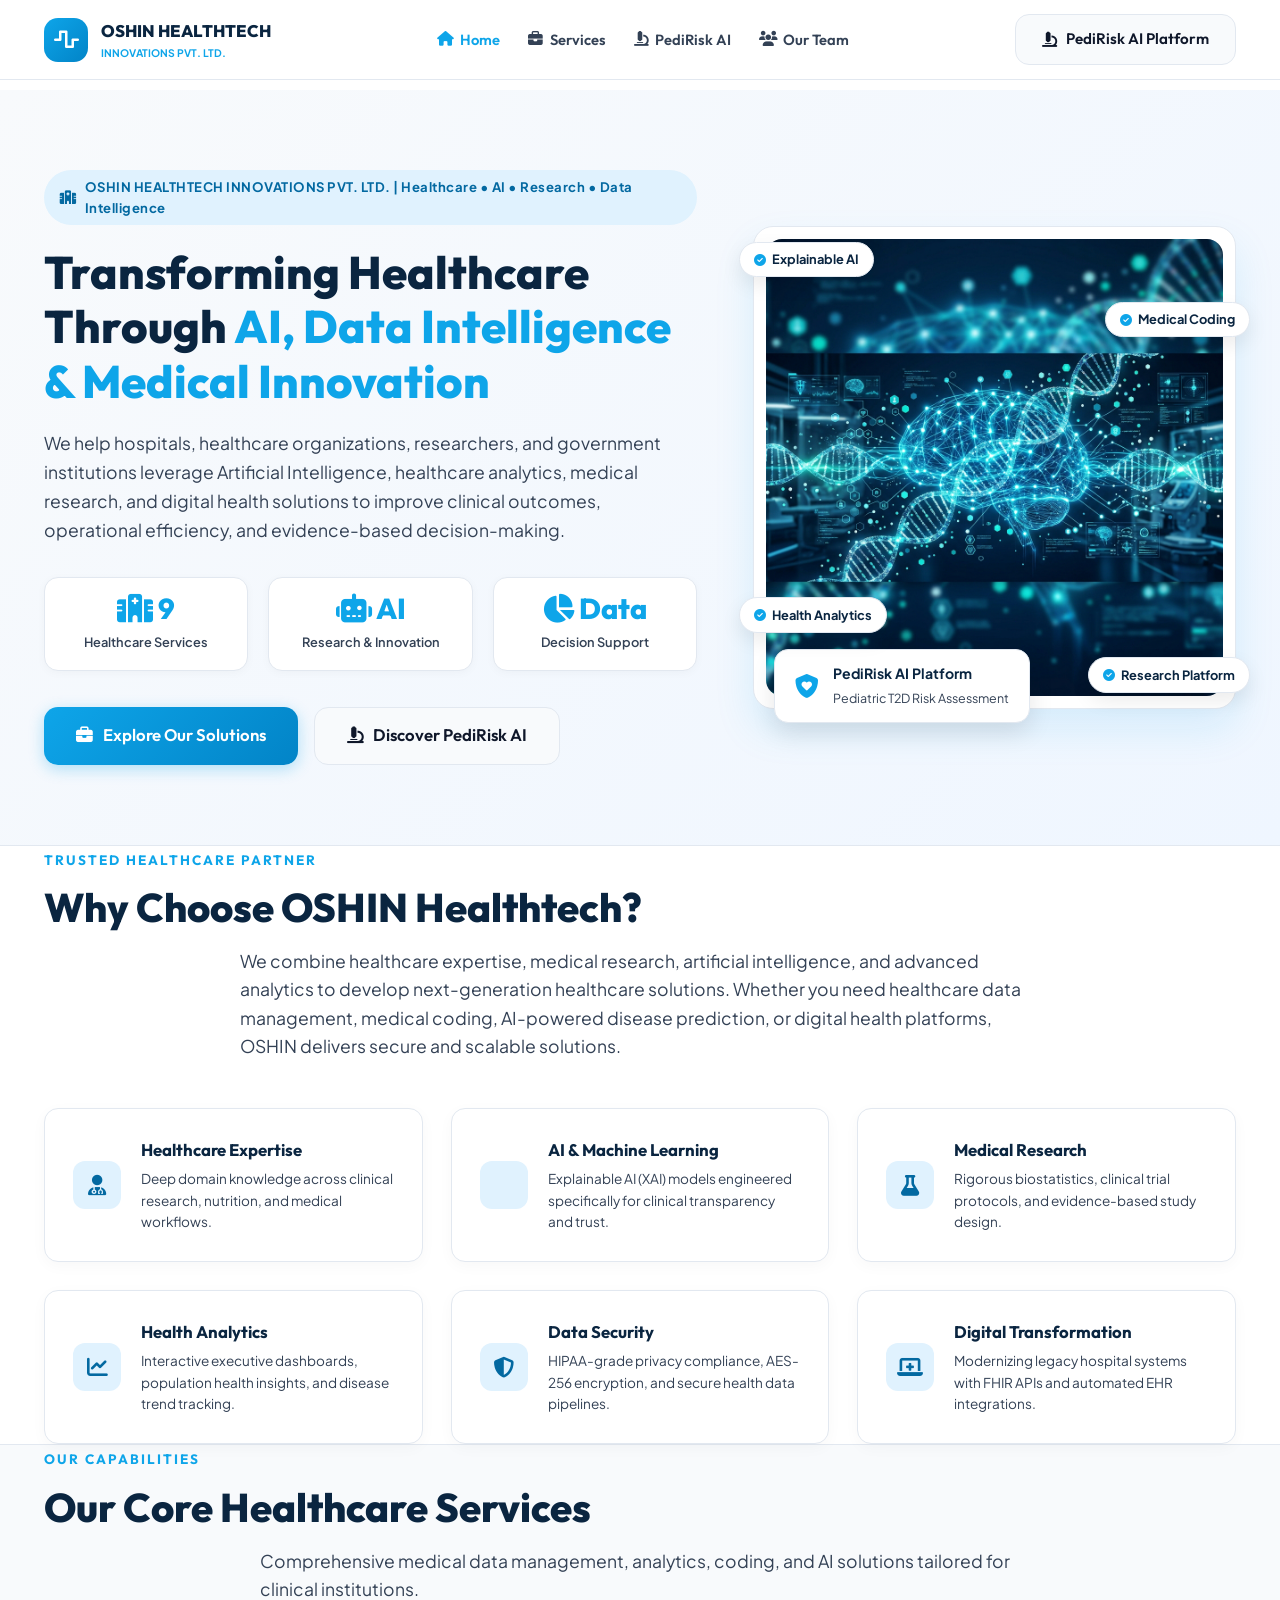
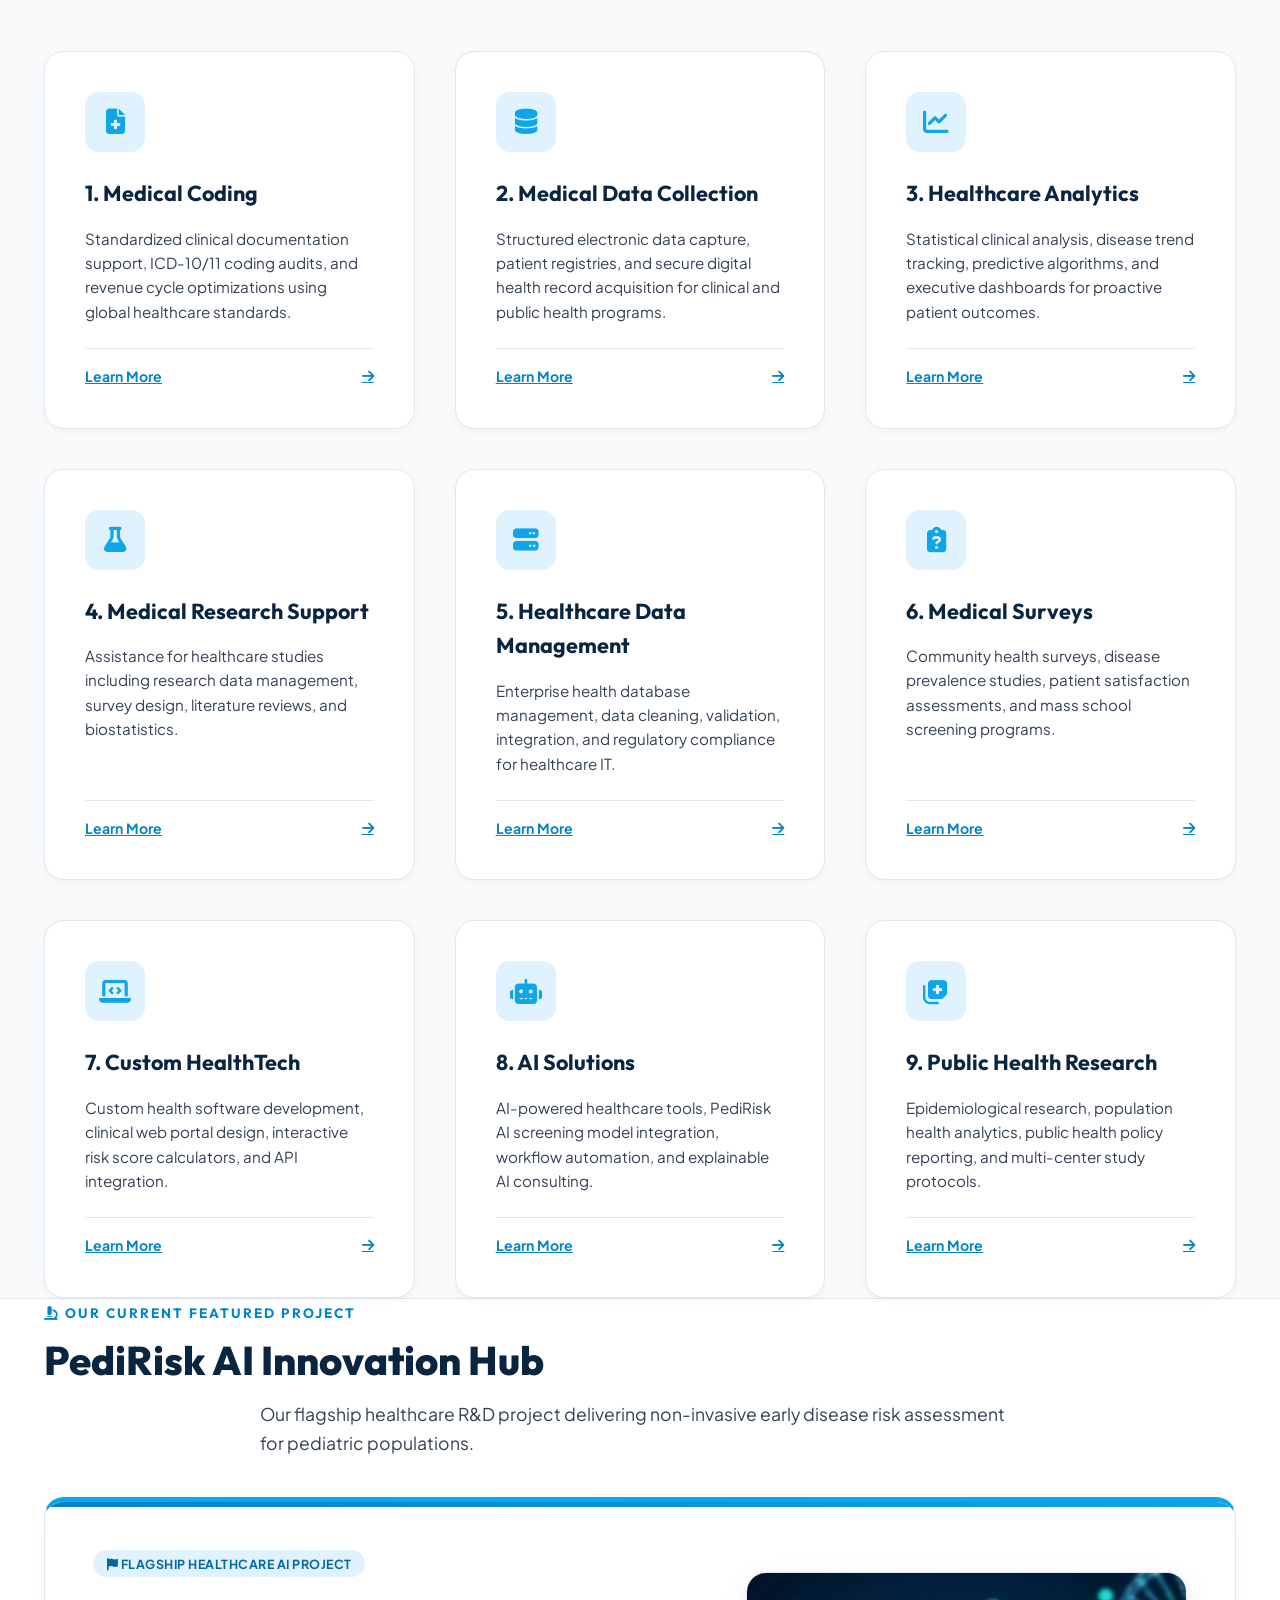
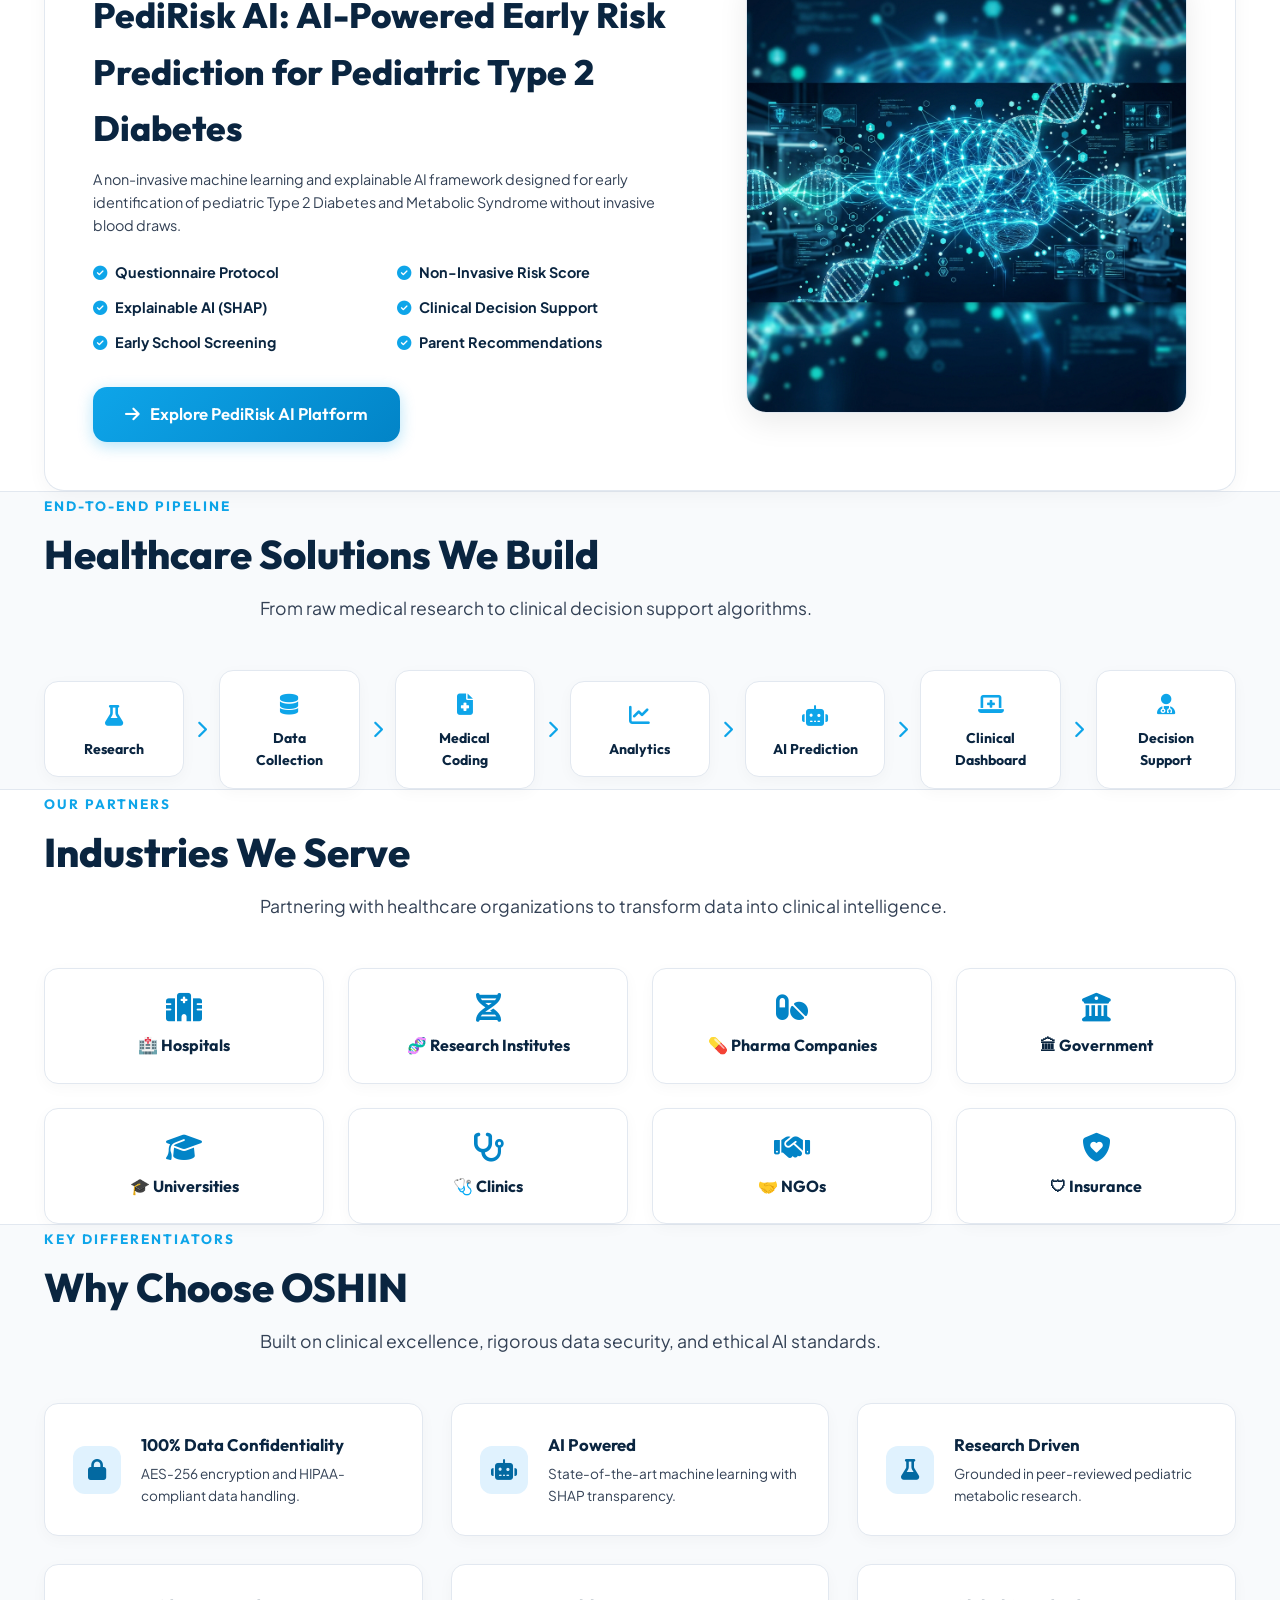
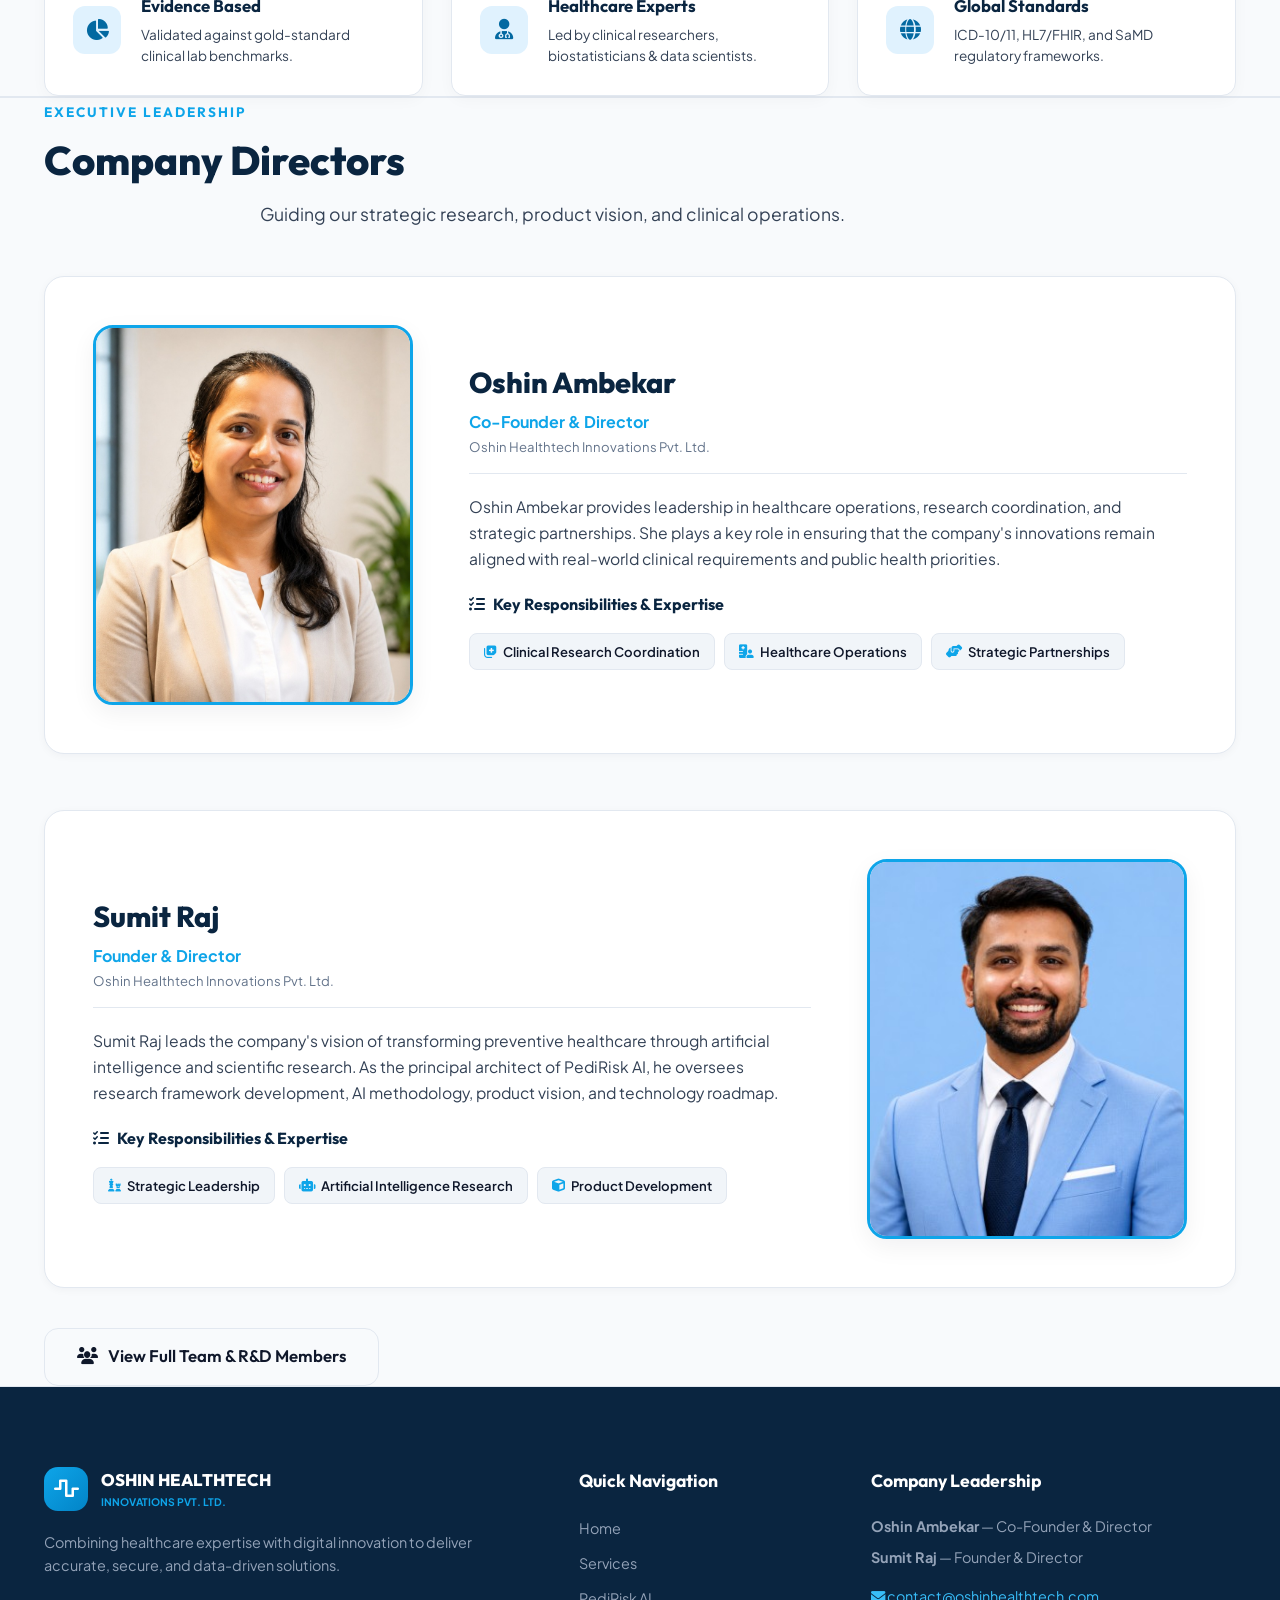
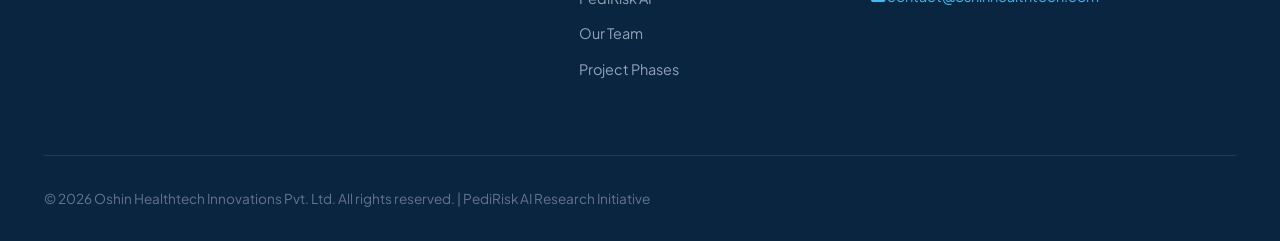
<file: index.html>
<!DOCTYPE html>
<html lang="en">
<head>
    <meta charset="UTF-8">
    <meta name="viewport" content="width=device-width, initial-scale=1.0">
    <meta name="description" content="Oshin Healthtech Innovations Pvt. Ltd. - Transforming healthcare with AI, data intelligence, medical coding, health analytics, and PediRisk AI.">
    <title>Oshin Healthtech Innovations | HealthTech Solutions & PediRisk AI</title>

    <link rel="preconnect" href="https://fonts.googleapis.com">
    <link rel="preconnect" href="https://fonts.gstatic.com" crossorigin>
    <link href="https://fonts.googleapis.com/css2?family=Outfit:wght@400;500;600;700;800&family=Plus+Jakarta+Sans:wght@400;500;600;700&display=swap" rel="stylesheet">
    <link rel="stylesheet" href="https://cdnjs.cloudflare.com/ajax/libs/font-awesome/6.5.1/css/all.min.css">
    <link rel="stylesheet" href="style.css?v=9">
</head>
<body>

    <!-- Navigation Header -->
    <header class="navbar" id="navbar">
        <div class="container nav-container">
            <a href="index.html" class="brand-logo">
                <div class="logo-icon"><i class="fa-solid fa-wave-square"></i></div>
                <div class="logo-text">
                    <span class="company-name">OSHIN HEALTHTECH</span>
                    <span class="sub-name">INNOVATIONS PVT. LTD.</span>
                </div>
            </a>

            <nav class="nav-menu" id="navMenu">
                <a href="index.html" class="nav-link active"><i class="fa-solid fa-house"></i> Home</a>
                <a href="#services-section" class="nav-link"><i class="fa-solid fa-briefcase"></i> Services</a>
                <a href="pedirisk-ai.html" class="nav-link"><i class="fa-solid fa-microscope"></i> PediRisk AI</a>
                <a href="#leadership-section" class="nav-link"><i class="fa-solid fa-users"></i> Our Team</a>
            </nav>

            <div class="nav-actions">
                <a href="pedirisk-ai.html" class="btn btn-secondary"><i class="fa-solid fa-microscope"></i> PediRisk AI Platform</a>
            </div>
        </div>
    </header>

    <main>
        <!-- Section 1: Hero Section -->
        <section class="hero-light">
            <div class="container hero-card-grid">
                <div class="hero-content-light">
                    <div class="company-badge-pill">
                        <i class="fa-solid fa-hospital"></i> OSHIN HEALTHTECH INNOVATIONS PVT. LTD. | Healthcare • AI • Research • Data Intelligence
                    </div>
                    
                    <h1 class="hero-title-light">
                        Transforming Healthcare Through <span class="text-teal">AI, Data Intelligence & Medical Innovation</span>
                    </h1>
                    
                    <p class="hero-subtitle-light">
                        We help hospitals, healthcare organizations, researchers, and government institutions leverage Artificial Intelligence, healthcare analytics, medical research, and digital health solutions to improve clinical outcomes, operational efficiency, and evidence-based decision-making.
                    </p>

                    <div class="hero-stats-grid">
                        <div class="stat-box-light">
                            <span class="stat-number-light"><i class="fa-solid fa-hospital"></i> 9</span>
                            <span class="stat-label-light">Healthcare Services</span>
                        </div>
                        <div class="stat-box-light">
                            <span class="stat-number-light"><i class="fa-solid fa-robot"></i> AI</span>
                            <span class="stat-label-light">Research & Innovation</span>
                        </div>
                        <div class="stat-box-light">
                            <span class="stat-number-light"><i class="fa-solid fa-chart-pie"></i> Data</span>
                            <span class="stat-label-light">Decision Support</span>
                        </div>
                    </div>

                    <div class="hero-actions-light">
                        <a href="#services-section" class="btn btn-primary btn-lg"><i class="fa-solid fa-briefcase"></i> Explore Our Solutions</a>
                        <a href="pedirisk-ai.html" class="btn btn-secondary btn-lg"><i class="fa-solid fa-microscope"></i> Discover PediRisk AI</a>
                    </div>
                </div>

                <div class="hero-visual-light">
                    <div class="hero-card-glow" style="position:relative;">
                        <!-- Floating Pill Badges overlaying Hero Image Collage -->
                        <div class="floating-tag-badge tag-pos-1"><i class="fa-solid fa-circle-check"></i> Explainable AI</div>
                        <div class="floating-tag-badge tag-pos-2"><i class="fa-solid fa-circle-check"></i> Medical Coding</div>
                        <div class="floating-tag-badge tag-pos-3"><i class="fa-solid fa-circle-check"></i> Health Analytics</div>
                        <div class="floating-tag-badge tag-pos-4"><i class="fa-solid fa-circle-check"></i> Research Platform</div>

                        <img src="assets/hero_banner.png" alt="Oshin HealthTech Innovations & PediRisk AI Collage" class="hero-img-light">
                        <div class="visual-badge-floating">
                            <i class="fa-solid fa-shield-heart"></i>
                            <div>
                                <strong>PediRisk AI Platform</strong>
                                <span>Pediatric T2D Risk Assessment</span>
                            </div>
                        </div>
                    </div>
                </div>
            </div>
        </section>

        <!-- Section 2: Trusted Healthcare Technology Partner (Why OSHIN?) -->
        <section class="section-padding" style="background:#FFFFFF; border-bottom:1px solid #E2E8F0;">
            <div class="container">
                <div class="section-header text-center">
                    <span class="section-subtitle">TRUSTED HEALTHCARE PARTNER</span>
                    <h2 class="section-title">Why Choose OSHIN Healthtech?</h2>
                    <p class="section-description" style="max-width:800px; margin-left:auto; margin-right:auto;">
                        We combine healthcare expertise, medical research, artificial intelligence, and advanced analytics to develop next-generation healthcare solutions. Whether you need healthcare data management, medical coding, AI-powered disease prediction, or digital health platforms, OSHIN delivers secure and scalable solutions.
                    </p>
                </div>

                <div class="why-choose-grid">
                    <div class="why-choose-card">
                        <div class="why-choose-icon"><i class="fa-solid fa-user-doctor"></i></div>
                        <div>
                            <h4>Healthcare Expertise</h4>
                            <p>Deep domain knowledge across clinical research, nutrition, and medical workflows.</p>
                        </div>
                    </div>

                    <div class="why-choose-card">
                        <div class="why-choose-icon"><i class="fa-solid fa-brain-circuit"></i></div>
                        <div>
                            <h4>AI & Machine Learning</h4>
                            <p>Explainable AI (XAI) models engineered specifically for clinical transparency and trust.</p>
                        </div>
                    </div>

                    <div class="why-choose-card">
                        <div class="why-choose-icon"><i class="fa-solid fa-flask"></i></div>
                        <div>
                            <h4>Medical Research</h4>
                            <p>Rigorous biostatistics, clinical trial protocols, and evidence-based study design.</p>
                        </div>
                    </div>

                    <div class="why-choose-card">
                        <div class="why-choose-icon"><i class="fa-solid fa-chart-line"></i></div>
                        <div>
                            <h4>Health Analytics</h4>
                            <p>Interactive executive dashboards, population health insights, and disease trend tracking.</p>
                        </div>
                    </div>

                    <div class="why-choose-card">
                        <div class="why-choose-icon"><i class="fa-solid fa-shield-halved"></i></div>
                        <div>
                            <h4>Data Security</h4>
                            <p>HIPAA-grade privacy compliance, AES-256 encryption, and secure health data pipelines.</p>
                        </div>
                    </div>

                    <div class="why-choose-card">
                        <div class="why-choose-icon"><i class="fa-solid fa-laptop-medical"></i></div>
                        <div>
                            <h4>Digital Transformation</h4>
                            <p>Modernizing legacy hospital systems with FHIR APIs and automated EHR integrations.</p>
                        </div>
                    </div>
                </div>
            </div>
        </section>

        <!-- Section 3: Our Core Services -->
        <section id="services-section" class="section-padding" style="background:#F8FAFC; border-bottom:1px solid #E2E8F0;">
            <div class="container">
                <div class="section-header text-center">
                    <span class="section-subtitle">OUR CAPABILITIES</span>
                    <h2 class="section-title">Our Core Healthcare Services</h2>
                    <p class="section-description">
                        Comprehensive medical data management, analytics, coding, and AI solutions tailored for clinical institutions.
                    </p>
                </div>

                <div class="services-grid">
                    
                    <!-- Service 1 -->
                    <div class="service-card">
                        <div class="service-icon-box"><i class="fa-solid fa-file-medical"></i></div>
                        <h3>1. Medical Coding</h3>
                        <p>Standardized clinical documentation support, ICD-10/11 coding audits, and revenue cycle optimizations using global healthcare standards.</p>
                        <a href="services.html" class="ui-card-action-btn" style="margin-top:1rem;">Learn More <i class="fa-solid fa-arrow-right"></i></a>
                    </div>

                    <!-- Service 2 -->
                    <div class="service-card">
                        <div class="service-icon-box"><i class="fa-solid fa-database"></i></div>
                        <h3>2. Medical Data Collection</h3>
                        <p>Structured electronic data capture, patient registries, and secure digital health record acquisition for clinical and public health programs.</p>
                        <a href="services.html" class="ui-card-action-btn" style="margin-top:1rem;">Learn More <i class="fa-solid fa-arrow-right"></i></a>
                    </div>

                    <!-- Service 3 -->
                    <div class="service-card">
                        <div class="service-icon-box"><i class="fa-solid fa-chart-line"></i></div>
                        <h3>3. Healthcare Analytics</h3>
                        <p>Statistical clinical analysis, disease trend tracking, predictive algorithms, and executive dashboards for proactive patient outcomes.</p>
                        <a href="services.html" class="ui-card-action-btn" style="margin-top:1rem;">Learn More <i class="fa-solid fa-arrow-right"></i></a>
                    </div>

                    <!-- Service 4 -->
                    <div class="service-card">
                        <div class="service-icon-box"><i class="fa-solid fa-flask"></i></div>
                        <h3>4. Medical Research Support</h3>
                        <p>Assistance for healthcare studies including research data management, survey design, literature reviews, and biostatistics.</p>
                        <a href="services.html" class="ui-card-action-btn" style="margin-top:1rem;">Learn More <i class="fa-solid fa-arrow-right"></i></a>
                    </div>

                    <!-- Service 5 -->
                    <div class="service-card">
                        <div class="service-icon-box"><i class="fa-solid fa-server"></i></div>
                        <h3>5. Healthcare Data Management</h3>
                        <p>Enterprise health database management, data cleaning, validation, integration, and regulatory compliance for healthcare IT.</p>
                        <a href="services.html" class="ui-card-action-btn" style="margin-top:1rem;">Learn More <i class="fa-solid fa-arrow-right"></i></a>
                    </div>

                    <!-- Service 6 -->
                    <div class="service-card">
                        <div class="service-icon-box"><i class="fa-solid fa-clipboard-question"></i></div>
                        <h3>6. Medical Surveys</h3>
                        <p>Community health surveys, disease prevalence studies, patient satisfaction assessments, and mass school screening programs.</p>
                        <a href="services.html" class="ui-card-action-btn" style="margin-top:1rem;">Learn More <i class="fa-solid fa-arrow-right"></i></a>
                    </div>

                    <!-- Service 7 -->
                    <div class="service-card">
                        <div class="service-icon-box"><i class="fa-solid fa-laptop-code"></i></div>
                        <h3>7. Custom HealthTech</h3>
                        <p>Custom health software development, clinical web portal design, interactive risk score calculators, and API integration.</p>
                        <a href="services.html" class="ui-card-action-btn" style="margin-top:1rem;">Learn More <i class="fa-solid fa-arrow-right"></i></a>
                    </div>

                    <!-- Service 8 -->
                    <div class="service-card">
                        <div class="service-icon-box"><i class="fa-solid fa-robot"></i></div>
                        <h3>8. AI Solutions</h3>
                        <p>AI-powered healthcare tools, PediRisk AI screening model integration, workflow automation, and explainable AI consulting.</p>
                        <a href="services.html" class="ui-card-action-btn" style="margin-top:1rem;">Learn More <i class="fa-solid fa-arrow-right"></i></a>
                    </div>

                    <!-- Service 9 -->
                    <div class="service-card">
                        <div class="service-icon-box"><i class="fa-solid fa-notes-medical"></i></div>
                        <h3>9. Public Health Research</h3>
                        <p>Epidemiological research, population health analytics, public health policy reporting, and multi-center study protocols.</p>
                        <a href="services.html" class="ui-card-action-btn" style="margin-top:1rem;">Learn More <i class="fa-solid fa-arrow-right"></i></a>
                    </div>

                </div>
            </div>
        </section>

        <!-- Section 4: Flagship Innovation — PediRisk AI -->
        <section id="pedirisk-flagship" class="section-padding" style="background:#FFFFFF; border-bottom:1px solid #E2E8F0;">
            <div class="container">
                
                <!-- EXPLICIT SECTION HEADER FOR OUR CURRENT PROJECT -->
                <div class="section-header text-center" style="margin-bottom:2.5rem;">
                    <span class="section-subtitle" style="color:var(--accent-blue); font-weight:700;"><i class="fa-solid fa-microscope"></i> OUR CURRENT FEATURED PROJECT</span>
                    <h2 class="section-title">PediRisk AI Innovation Hub</h2>
                    <p class="section-description">
                        Our flagship healthcare R&D project delivering non-invasive early disease risk assessment for pediatric populations.
                    </p>
                </div>

                <div class="ui-card-feature" style="padding: 3rem !important; border-top: 5px solid var(--accent-teal) !important;">
                    <div class="hero-card-grid">
                        <div>
                            <span class="ui-card-badge" style="background:#E0F2FE; color:#0369A1;"><i class="fa-solid fa-flag"></i> FLAGSHIP HEALTHCARE AI PROJECT</span>
                            
                            <h2 style="font-family:var(--font-heading); font-size: 2.2rem; font-weight:800; margin: 0.75rem 0; color:var(--accent-navy);">
                                PediRisk AI: AI-Powered Early Risk Prediction for Pediatric Type 2 Diabetes
                            </h2>
                            
                            <p style="font-size: 1.05rem; line-height: 1.65; color:var(--text-primary); margin-bottom:1.5rem;">
                                A non-invasive machine learning and explainable AI framework designed for early identification of pediatric Type 2 Diabetes and Metabolic Syndrome without invasive blood draws.
                            </p>

                            <div style="display:grid; grid-template-columns:repeat(2, 1fr); gap:0.75rem; margin-bottom:2rem;">
                                <div style="display:flex; align-items:center; gap:0.5rem; font-size:0.9rem; font-weight:700; color:var(--accent-navy);">
                                    <i class="fa-solid fa-circle-check" style="color:var(--accent-teal);"></i> Questionnaire Protocol
                                </div>
                                <div style="display:flex; align-items:center; gap:0.5rem; font-size:0.9rem; font-weight:700; color:var(--accent-navy);">
                                    <i class="fa-solid fa-circle-check" style="color:var(--accent-teal);"></i> Non-Invasive Risk Score
                                </div>
                                <div style="display:flex; align-items:center; gap:0.5rem; font-size:0.9rem; font-weight:700; color:var(--accent-navy);">
                                    <i class="fa-solid fa-circle-check" style="color:var(--accent-teal);"></i> Explainable AI (SHAP)
                                </div>
                                <div style="display:flex; align-items:center; gap:0.5rem; font-size:0.9rem; font-weight:700; color:var(--accent-navy);">
                                    <i class="fa-solid fa-circle-check" style="color:var(--accent-teal);"></i> Clinical Decision Support
                                </div>
                                <div style="display:flex; align-items:center; gap:0.5rem; font-size:0.9rem; font-weight:700; color:var(--accent-navy);">
                                    <i class="fa-solid fa-circle-check" style="color:var(--accent-teal);"></i> Early School Screening
                                </div>
                                <div style="display:flex; align-items:center; gap:0.5rem; font-size:0.9rem; font-weight:700; color:var(--accent-navy);">
                                    <i class="fa-solid fa-circle-check" style="color:var(--accent-teal);"></i> Parent Recommendations
                                </div>
                            </div>

                            <a href="pedirisk-ai.html" class="btn btn-primary btn-lg"><i class="fa-solid fa-arrow-right"></i> Explore PediRisk AI Platform</a>
                        </div>

                        <div>
                            <img src="assets/hero_banner.png" alt="PediRisk AI Flagship" style="width:100%; height:auto; border-radius:var(--radius-lg); box-shadow:0 10px 30px rgba(0,0,0,0.08); border:1px solid #E2E8F0;">
                        </div>
                    </div>
                </div>
            </div>
        </section>

        <!-- Section 5: Healthcare Solutions We Build (Timeline Flow) -->
        <section class="section-padding" style="background:#F8FAFC; border-bottom:1px solid #E2E8F0;">
            <div class="container">
                <div class="section-header text-center">
                    <span class="section-subtitle">END-TO-END PIPELINE</span>
                    <h2 class="section-title">Healthcare Solutions We Build</h2>
                    <p class="section-description">From raw medical research to clinical decision support algorithms.</p>
                </div>

                <div class="solution-timeline-flow">
                    <div class="solution-timeline-step">
                        <div class="step-icon"><i class="fa-solid fa-flask"></i></div>
                        <div class="step-title">Research</div>
                    </div>
                    <i class="fa-solid fa-chevron-right timeline-arrow"></i>

                    <div class="solution-timeline-step">
                        <div class="step-icon"><i class="fa-solid fa-database"></i></div>
                        <div class="step-title">Data Collection</div>
                    </div>
                    <i class="fa-solid fa-chevron-right timeline-arrow"></i>

                    <div class="solution-timeline-step">
                        <div class="step-icon"><i class="fa-solid fa-file-medical"></i></div>
                        <div class="step-title">Medical Coding</div>
                    </div>
                    <i class="fa-solid fa-chevron-right timeline-arrow"></i>

                    <div class="solution-timeline-step">
                        <div class="step-icon"><i class="fa-solid fa-chart-line"></i></div>
                        <div class="step-title">Analytics</div>
                    </div>
                    <i class="fa-solid fa-chevron-right timeline-arrow"></i>

                    <div class="solution-timeline-step">
                        <div class="step-icon"><i class="fa-solid fa-robot"></i></div>
                        <div class="step-title">AI Prediction</div>
                    </div>
                    <i class="fa-solid fa-chevron-right timeline-arrow"></i>

                    <div class="solution-timeline-step">
                        <div class="step-icon"><i class="fa-solid fa-laptop-medical"></i></div>
                        <div class="step-title">Clinical Dashboard</div>
                    </div>
                    <i class="fa-solid fa-chevron-right timeline-arrow"></i>

                    <div class="solution-timeline-step">
                        <div class="step-icon"><i class="fa-solid fa-user-doctor"></i></div>
                        <div class="step-title">Decision Support</div>
                    </div>
                </div>
            </div>
        </section>

        <!-- Section 6: Industries We Serve -->
        <section class="section-padding" style="background:#FFFFFF; border-bottom:1px solid #E2E8F0;">
            <div class="container">
                <div class="section-header text-center">
                    <span class="section-subtitle">OUR PARTNERS</span>
                    <h2 class="section-title">Industries We Serve</h2>
                    <p class="section-description">Partnering with healthcare organizations to transform data into clinical intelligence.</p>
                </div>

                <div class="industry-cards-grid">
                    <div class="industry-card">
                        <i class="fa-solid fa-hospital"></i>
                        <h4>🏥 Hospitals</h4>
                    </div>

                    <div class="industry-card">
                        <i class="fa-solid fa-dna"></i>
                        <h4>🧬 Research Institutes</h4>
                    </div>

                    <div class="industry-card">
                        <i class="fa-solid fa-pills"></i>
                        <h4>💊 Pharma Companies</h4>
                    </div>

                    <div class="industry-card">
                        <i class="fa-solid fa-building-columns"></i>
                        <h4>🏛 Government</h4>
                    </div>

                    <div class="industry-card">
                        <i class="fa-solid fa-graduation-cap"></i>
                        <h4>🎓 Universities</h4>
                    </div>

                    <div class="industry-card">
                        <i class="fa-solid fa-stethoscope"></i>
                        <h4>🩺 Clinics</h4>
                    </div>

                    <div class="industry-card">
                        <i class="fa-solid fa-handshake"></i>
                        <h4>🤝 NGOs</h4>
                    </div>

                    <div class="industry-card">
                        <i class="fa-solid fa-shield-heart"></i>
                        <h4>🛡 Insurance</h4>
                    </div>
                </div>
            </div>
        </section>

        <!-- Section 7: Why Choose OSHIN (Feature Cards Grid) -->
        <section class="section-padding" style="background:#F8FAFC; border-bottom:1px solid #E2E8F0;">
            <div class="container">
                <div class="section-header text-center">
                    <span class="section-subtitle">KEY DIFFERENTIATORS</span>
                    <h2 class="section-title">Why Choose OSHIN</h2>
                    <p class="section-description">Built on clinical excellence, rigorous data security, and ethical AI standards.</p>
                </div>

                <div class="why-choose-grid">
                    <div class="why-choose-card">
                        <div class="why-choose-icon"><i class="fa-solid fa-lock"></i></div>
                        <div>
                            <h4>100% Data Confidentiality</h4>
                            <p>AES-256 encryption and HIPAA-compliant data handling.</p>
                        </div>
                    </div>

                    <div class="why-choose-card">
                        <div class="why-choose-icon"><i class="fa-solid fa-robot"></i></div>
                        <div>
                            <h4>AI Powered</h4>
                            <p>State-of-the-art machine learning with SHAP transparency.</p>
                        </div>
                    </div>

                    <div class="why-choose-card">
                        <div class="why-choose-icon"><i class="fa-solid fa-flask"></i></div>
                        <div>
                            <h4>Research Driven</h4>
                            <p>Grounded in peer-reviewed pediatric metabolic research.</p>
                        </div>
                    </div>

                    <div class="why-choose-card">
                        <div class="why-choose-icon"><i class="fa-solid fa-chart-pie"></i></div>
                        <div>
                            <h4>Evidence Based</h4>
                            <p>Validated against gold-standard clinical lab benchmarks.</p>
                        </div>
                    </div>

                    <div class="why-choose-card">
                        <div class="why-choose-icon"><i class="fa-solid fa-user-doctor"></i></div>
                        <div>
                            <h4>Healthcare Experts</h4>
                            <p>Led by clinical researchers, biostatisticians & data scientists.</p>
                        </div>
                    </div>

                    <div class="why-choose-card">
                        <div class="why-choose-icon"><i class="fa-solid fa-globe"></i></div>
                        <div>
                            <h4>Global Standards</h4>
                            <p>ICD-10/11, HL7/FHIR, and SaMD regulatory frameworks.</p>
                        </div>
                    </div>
                </div>
            </div>
        </section>

        <!-- Section 8: Executive Leadership Spotlight -->
        <section id="leadership-section" class="founders-section section-padding" style="background:#F8FAFC; border-bottom:1px solid #E2E8F0;">
            <div class="container">
                <div class="section-header text-center">
                    <span class="section-subtitle">EXECUTIVE LEADERSHIP</span>
                    <h2 class="section-title">Company Directors</h2>
                    <p class="section-description">Guiding our strategic research, product vision, and clinical operations.</p>
                </div>

                <div class="founders-rows">
                    <!-- Founder 1: Oshin Ambekar (Photo Left, Content Right) -->
                    <div class="white-card founder-row">
                        <div class="founder-image-col">
                            <div class="founder-portrait-frame">
                                <img src="assets/oshin_ambekar.png" alt="Oshin Ambekar - Co-Founder & Director">
                            </div>
                        </div>
                        <div class="founder-content-col">
                            <div class="founder-title-info">
                                <h3>Oshin Ambekar</h3>
                                <span class="role-tag">Co-Founder & Director</span>
                                <span class="company-subtag">Oshin Healthtech Innovations Pvt. Ltd.</span>
                            </div>
                            <p class="bio-text">
                                Oshin Ambekar provides leadership in healthcare operations, research coordination, and strategic partnerships. She plays a key role in ensuring that the company's innovations remain aligned with real-world clinical requirements and public health priorities.
                            </p>

                            <div class="responsibilities-block">
                                <h4><i class="fa-solid fa-list-check"></i> Key Responsibilities & Expertise</h4>
                                <div class="tag-cloud">
                                    <span class="badge-tag"><i class="fa-solid fa-notes-medical"></i> Clinical Research Coordination</span>
                                    <span class="badge-tag"><i class="fa-solid fa-hospital-user"></i> Healthcare Operations</span>
                                    <span class="badge-tag"><i class="fa-solid fa-handshake-angle"></i> Strategic Partnerships</span>
                                </div>
                            </div>
                        </div>
                    </div>

                    <!-- Founder 2: Sumit Raj (Content Left, Photo Right) -->
                    <div class="white-card founder-row reverse">
                        <div class="founder-image-col">
                            <div class="founder-portrait-frame">
                                <img src="assets/sumit_raj.png" alt="Sumit Raj - Founder & Director">
                            </div>
                        </div>
                        <div class="founder-content-col">
                            <div class="founder-title-info">
                                <h3>Sumit Raj</h3>
                                <span class="role-tag">Founder & Director</span>
                                <span class="company-subtag">Oshin Healthtech Innovations Pvt. Ltd.</span>
                            </div>
                            <p class="bio-text">
                                Sumit Raj leads the company's vision of transforming preventive healthcare through artificial intelligence and scientific research. As the principal architect of PediRisk AI, he oversees research framework development, AI methodology, product vision, and technology roadmap.
                            </p>

                            <div class="responsibilities-block">
                                <h4><i class="fa-solid fa-list-check"></i> Key Responsibilities & Expertise</h4>
                                <div class="tag-cloud">
                                    <span class="badge-tag"><i class="fa-solid fa-chess"></i> Strategic Leadership</span>
                                    <span class="badge-tag"><i class="fa-solid fa-robot"></i> Artificial Intelligence Research</span>
                                    <span class="badge-tag"><i class="fa-solid fa-cube"></i> Product Development</span>
                                </div>
                            </div>
                        </div>
                    </div>
                </div>

                <div class="text-center" style="margin-top:2.5rem;">
                    <a href="team.html" class="btn btn-secondary btn-lg"><i class="fa-solid fa-users"></i> View Full Team & R&D Members</a>
                </div>
            </div>
        </section>

    </main>

    <!-- Footer -->
    <footer class="footer">
        <div class="container">
            <div class="footer-content">
                <div class="footer-brand">
                    <a href="index.html" class="brand-logo" style="color:#FFF;">
                        <div class="logo-icon"><i class="fa-solid fa-wave-square"></i></div>
                        <div class="logo-text">
                            <span class="company-name" style="color:#FFF;">OSHIN HEALTHTECH</span>
                            <span class="sub-name">INNOVATIONS PVT. LTD.</span>
                        </div>
                    </a>
                    <p>Combining healthcare expertise with digital innovation to deliver accurate, secure, and data-driven solutions.</p>
                </div>

                <div class="footer-links">
                    <h4>Quick Navigation</h4>
                    <ul>
                        <li><a href="index.html">Home</a></li>
                        <li><a href="services.html">Services</a></li>
                        <li><a href="pedirisk-ai.html">PediRisk AI</a></li>
                        <li><a href="team.html">Our Team</a></li>
                        <li><a href="#phases-hub">Project Phases</a></li>
                    </ul>
                </div>

                <div class="footer-contact">
                    <h4>Company Leadership</h4>
                    <p><strong>Oshin Ambekar</strong> — Co-Founder & Director</p>
                    <p><strong>Sumit Raj</strong> — Founder & Director</p>
                    <p class="contact-email"><i class="fa-solid fa-envelope"></i> contact@oshinhealthtech.com</p>
                </div>
            </div>

            <div class="footer-bottom text-center">
                <p>&copy; 2026 Oshin Healthtech Innovations Pvt. Ltd. All rights reserved. | PediRisk AI Research Initiative</p>
            </div>
        </div>
    </footer>

</body>
</html>
</file>
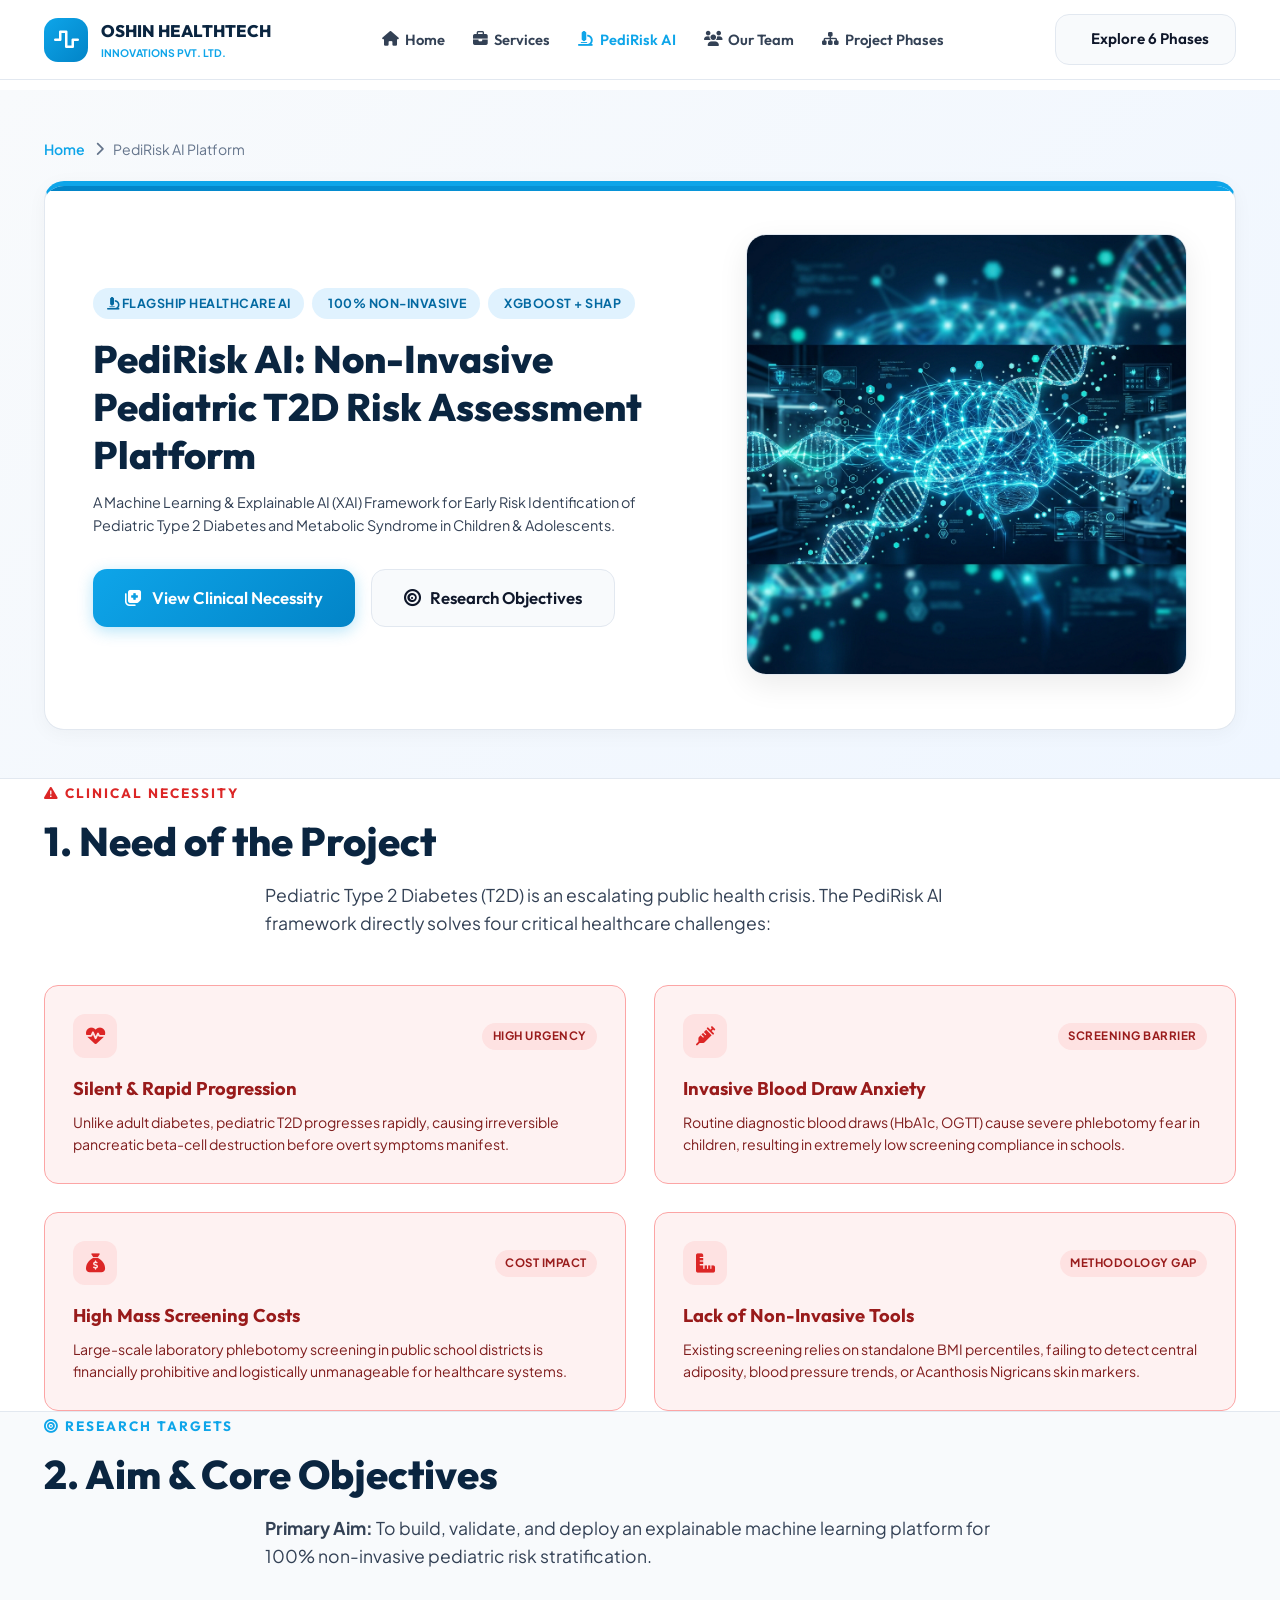
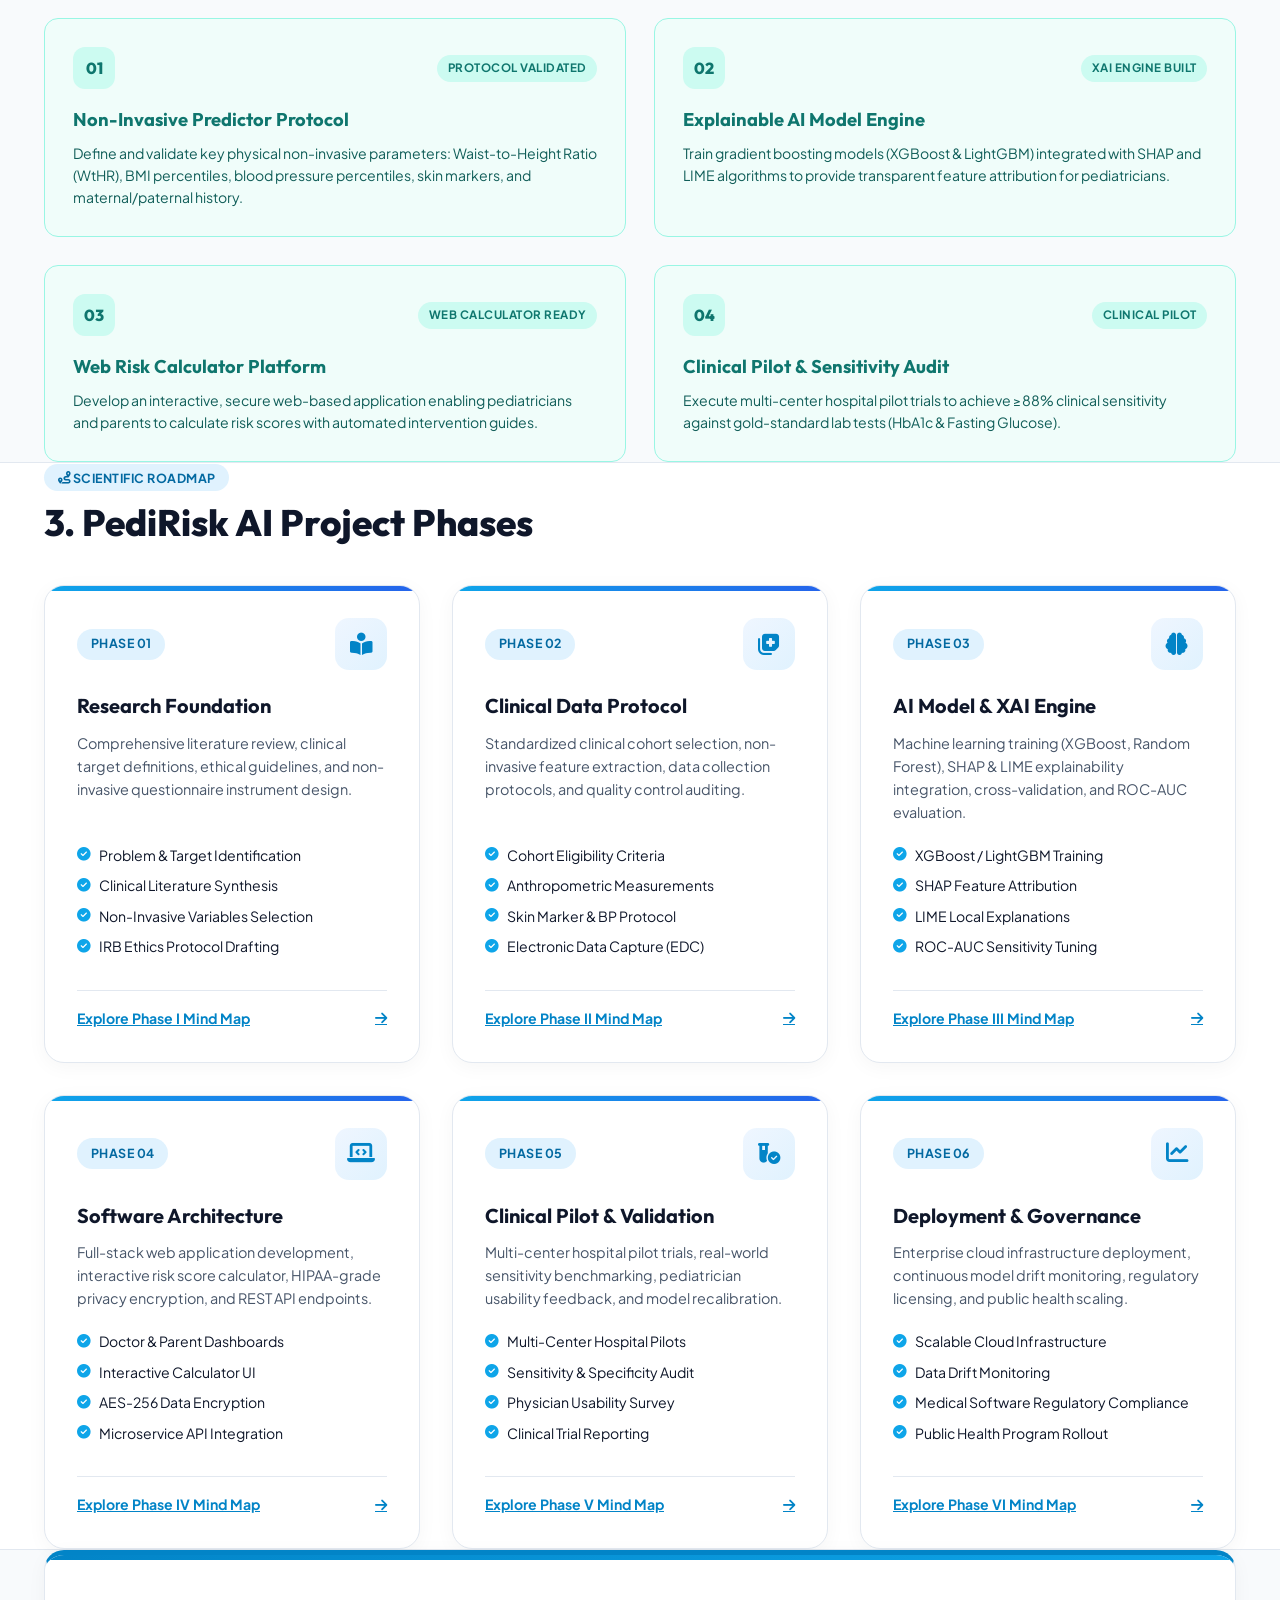
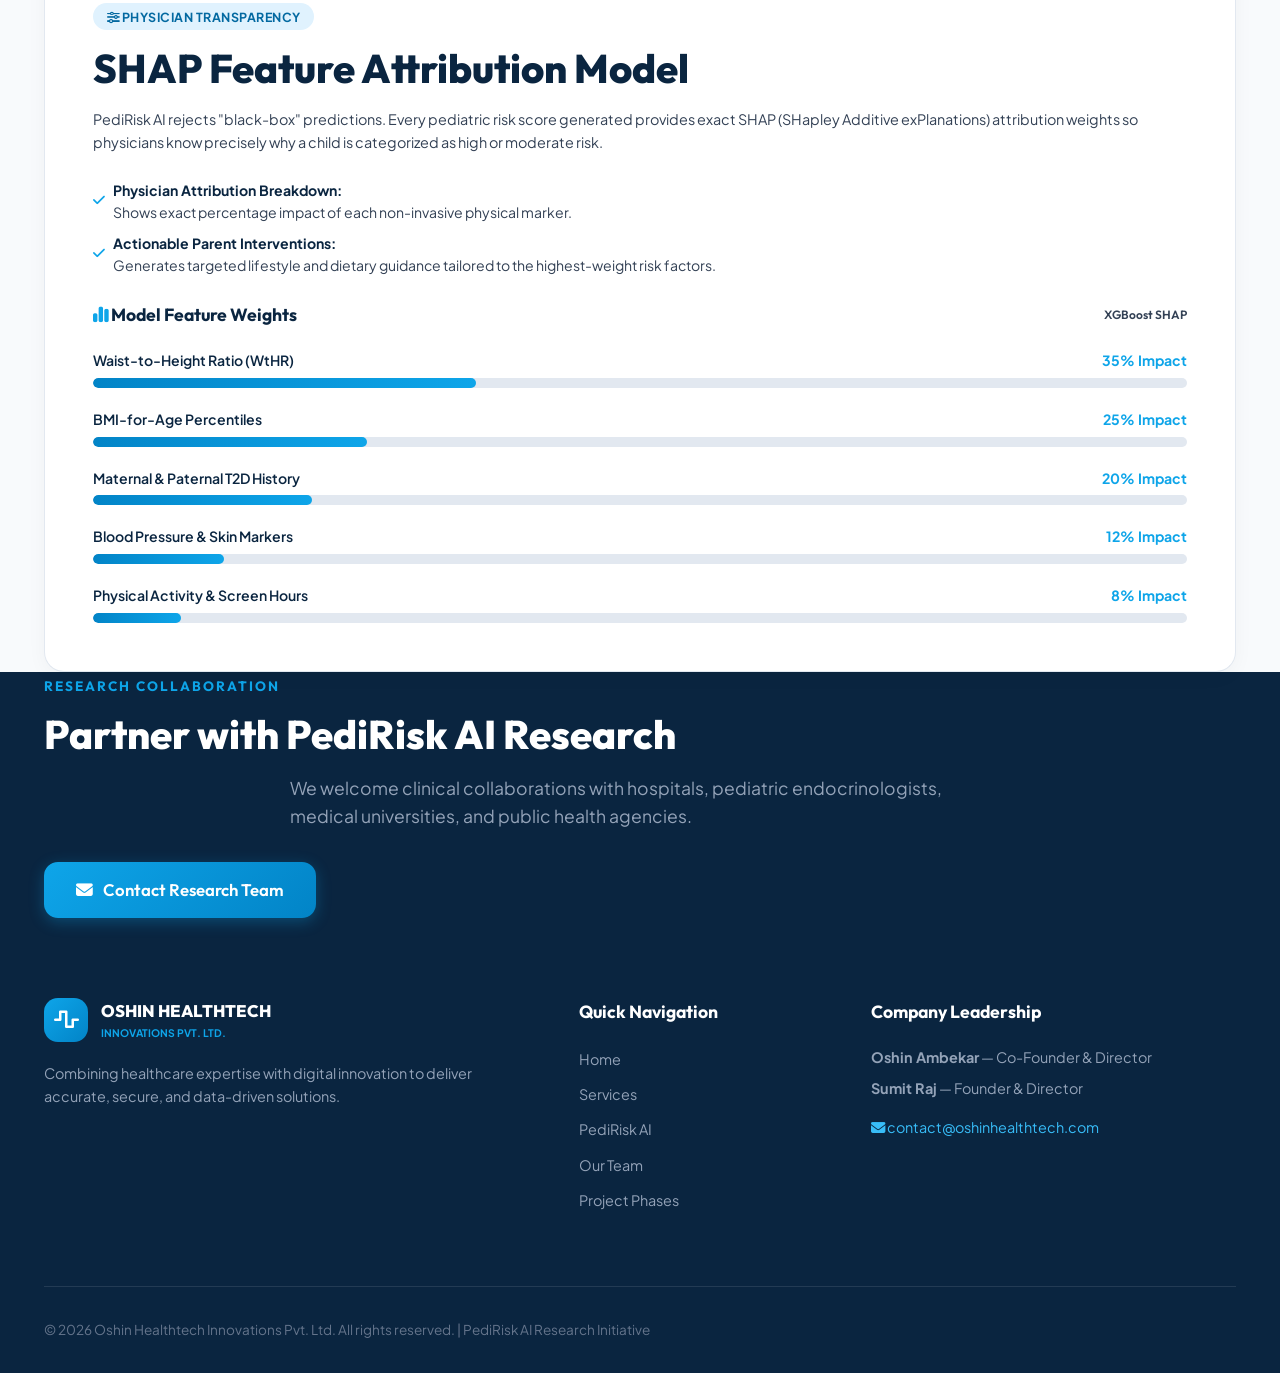
<file: pedirisk-ai.html>
<!DOCTYPE html>
<html lang="en">
<head>
    <meta charset="UTF-8">
    <meta name="viewport" content="width=device-width, initial-scale=1.0">
    <meta name="description" content="PediRisk AI - Non-Invasive Risk Assessment Model for Early Identification of Pediatric Type 2 Diabetes & Metabolic Syndrome developed by Oshin Healthtech Innovations Pvt. Ltd.">
    <title>PediRisk AI Platform | Non-Invasive Pediatric T2D Risk Assessment</title>

    <link rel="preconnect" href="https://fonts.googleapis.com">
    <link rel="preconnect" href="https://fonts.gstatic.com" crossorigin>
    <link href="https://fonts.googleapis.com/css2?family=Outfit:wght@400;500;600;700;800&family=Plus+Jakarta+Sans:wght@400;500;600;700&display=swap" rel="stylesheet">
    <link rel="stylesheet" href="https://cdnjs.cloudflare.com/ajax/libs/font-awesome/6.5.1/css/all.min.css">
    <link rel="stylesheet" href="style.css?v=9">
</head>
<body>

    <!-- Navigation Header -->
    <header class="navbar" id="navbar">
        <div class="container nav-container">
            <a href="index.html" class="brand-logo">
                <div class="logo-icon"><i class="fa-solid fa-wave-square"></i></div>
                <div class="logo-text">
                    <span class="company-name">OSHIN HEALTHTECH</span>
                    <span class="sub-name">INNOVATIONS PVT. LTD.</span>
                </div>
            </a>

            <nav class="nav-menu" id="navMenu">
                <a href="index.html" class="nav-link"><i class="fa-solid fa-house"></i> Home</a>
                <a href="services.html" class="nav-link"><i class="fa-solid fa-briefcase"></i> Services</a>
                <a href="pedirisk-ai.html" class="nav-link active"><i class="fa-solid fa-microscope"></i> PediRisk AI</a>
                <a href="team.html" class="nav-link"><i class="fa-solid fa-users"></i> Our Team</a>
                <a href="#phases-grid-section" class="nav-link"><i class="fa-solid fa-sitemap"></i> Project Phases</a>
            </nav>

            <div class="nav-actions">
                <a href="#phases-grid-section" class="btn btn-secondary"><i class="fa-solid fa-grid-2"></i> Explore 6 Phases</a>
            </div>
        </div>
    </header>

    <main>
        <!-- Hero Section encapsulated in Executive Showcase Container -->
        <section class="hero-light" style="padding: 3rem 0; background: linear-gradient(135deg, #F8FAFC 0%, #EFF6FF 100%); border-bottom:1px solid #E2E8F0;">
            <div class="container">
                <div class="breadcrumb-nav" style="margin-bottom:1.25rem;">
                    <a href="index.html">Home</a> <i class="fa-solid fa-chevron-right"></i>
                    <span>PediRisk AI Platform</span>
                </div>

                <div class="ui-card-feature" style="padding: 3rem !important; border-top: 5px solid var(--accent-teal) !important;">
                    <div class="hero-card-grid">
                        <div>
                            <div style="display:flex; gap:0.5rem; flex-wrap:wrap; margin-bottom:1rem;">
                                <span class="ui-card-badge" style="background:#E0F2FE; color:#0369A1;"><i class="fa-solid fa-microscope"></i> FLAGSHIP HEALTHCARE AI</span>
                                <span class="ui-card-badge" style="background:#DCFCE7; color:#15803D;"><i class="fa-solid fa-shield-check"></i> 100% NON-INVASIVE</span>
                                <span class="ui-card-badge" style="background:#F3E8FF; color:#7E22CE;"><i class="fa-solid fa-brain-circuit"></i> XGBOOST + SHAP</span>
                            </div>
                            
                            <h1 class="hero-title" style="font-size: 2.4rem; line-height: 1.25; margin: 0.75rem 0; color:var(--accent-navy);">
                                PediRisk AI: Non-Invasive Pediatric T2D Risk Assessment Platform
                            </h1>
                            
                            <p class="hero-description" style="font-size: 1.05rem; line-height: 1.65; color:var(--text-primary);">
                                A Machine Learning & Explainable AI (XAI) Framework for Early Risk Identification of Pediatric Type 2 Diabetes and Metabolic Syndrome in Children & Adolescents.
                            </p>

                            <div class="hero-buttons" style="margin-top:2rem; display:flex; gap:1rem; flex-wrap:wrap;">
                                <a href="#need-section" class="btn btn-primary btn-lg"><i class="fa-solid fa-notes-medical"></i> View Clinical Necessity</a>
                                <a href="#aim-section" class="btn btn-secondary btn-lg"><i class="fa-solid fa-bullseye"></i> Research Objectives</a>
                            </div>
                        </div>

                        <div class="hero-image-card">
                            <img src="assets/hero_banner.png" alt="PediRisk AI Screening Platform" class="hero-img" style="width:100%; height:auto; border-radius:var(--radius-lg); box-shadow:0 10px 30px rgba(0,0,0,0.08); border:1px solid #E2E8F0;">
                        </div>
                    </div>
                </div>
            </div>
        </section>

        <!-- Section 1: Need of the Project (Executive 2x2 Mini-Card Grid) -->
        <section id="need-section" class="section-padding" style="background:#FFFFFF; border-bottom:1px solid #E2E8F0;">
            <div class="container">
                <div class="section-header text-center">
                    <span class="section-subtitle" style="color:#DC2626;"><i class="fa-solid fa-triangle-exclamation"></i> CLINICAL NECESSITY</span>
                    <h2 class="section-title">1. Need of the Project</h2>
                    <p class="section-description" style="max-width:750px; margin-left:auto; margin-right:auto;">
                        Pediatric Type 2 Diabetes (T2D) is an escalating public health crisis. The PediRisk AI framework directly solves four critical healthcare challenges:
                    </p>
                </div>

                <!-- 2x2 GRID OF 4 CLINICAL CHALLENGE MINI-CARDS -->
                <div class="grid-2x2">
                    
                    <!-- Challenge 1 -->
                    <div class="challenge-card-mini">
                        <div class="challenge-card-header">
                            <div class="challenge-icon-box"><i class="fa-solid fa-heart-pulse"></i></div>
                            <span class="challenge-tag">HIGH URGENCY</span>
                        </div>
                        <h4>Silent & Rapid Progression</h4>
                        <p>Unlike adult diabetes, pediatric T2D progresses rapidly, causing irreversible pancreatic beta-cell destruction before overt symptoms manifest.</p>
                    </div>

                    <!-- Challenge 2 -->
                    <div class="challenge-card-mini">
                        <div class="challenge-card-header">
                            <div class="challenge-icon-box"><i class="fa-solid fa-syringe"></i></div>
                            <span class="challenge-tag">SCREENING BARRIER</span>
                        </div>
                        <h4>Invasive Blood Draw Anxiety</h4>
                        <p>Routine diagnostic blood draws (HbA1c, OGTT) cause severe phlebotomy fear in children, resulting in extremely low screening compliance in schools.</p>
                    </div>

                    <!-- Challenge 3 -->
                    <div class="challenge-card-mini">
                        <div class="challenge-card-header">
                            <div class="challenge-icon-box"><i class="fa-solid fa-sack-dollar"></i></div>
                            <span class="challenge-tag">COST IMPACT</span>
                        </div>
                        <h4>High Mass Screening Costs</h4>
                        <p>Large-scale laboratory phlebotomy screening in public school districts is financially prohibitive and logistically unmanageable for healthcare systems.</p>
                    </div>

                    <!-- Challenge 4 -->
                    <div class="challenge-card-mini">
                        <div class="challenge-card-header">
                            <div class="challenge-icon-box"><i class="fa-solid fa-ruler-combined"></i></div>
                            <span class="challenge-tag">METHODOLOGY GAP</span>
                        </div>
                        <h4>Lack of Non-Invasive Tools</h4>
                        <p>Existing screening relies on standalone BMI percentiles, failing to detect central adiposity, blood pressure trends, or Acanthosis Nigricans skin markers.</p>
                    </div>

                </div>
            </div>
        </section>

        <!-- Section 2: Aim & Objectives (Executive 2x2 Numbered Milestone Cards) -->
        <section id="aim-section" class="section-padding" style="background:#F8FAFC; border-bottom:1px solid #E2E8F0;">
            <div class="container">
                <div class="section-header text-center">
                    <span class="section-subtitle" style="color:var(--accent-teal);"><i class="fa-solid fa-bullseye"></i> RESEARCH TARGETS</span>
                    <h2 class="section-title">2. Aim & Core Objectives</h2>
                    <p class="section-description" style="max-width:750px; margin-left:auto; margin-right:auto;">
                        <strong>Primary Aim:</strong> To build, validate, and deploy an explainable machine learning platform for 100% non-invasive pediatric risk stratification.
                    </p>
                </div>

                <!-- 2x2 GRID OF 4 NUMBERED OBJECTIVE MILESTONE CARDS -->
                <div class="grid-2x2">
                    
                    <!-- Milestone 01 -->
                    <div class="objective-card-mini">
                        <div class="objective-card-header">
                            <div class="objective-step-pill">01</div>
                            <span class="objective-status-tag">PROTOCOL VALIDATED</span>
                        </div>
                        <h4>Non-Invasive Predictor Protocol</h4>
                        <p>Define and validate key physical non-invasive parameters: Waist-to-Height Ratio (WtHR), BMI percentiles, blood pressure percentiles, skin markers, and maternal/paternal history.</p>
                    </div>

                    <!-- Milestone 02 -->
                    <div class="objective-card-mini">
                        <div class="objective-card-header">
                            <div class="objective-step-pill">02</div>
                            <span class="objective-status-tag">XAI ENGINE BUILT</span>
                        </div>
                        <h4>Explainable AI Model Engine</h4>
                        <p>Train gradient boosting models (XGBoost & LightGBM) integrated with SHAP and LIME algorithms to provide transparent feature attribution for pediatricians.</p>
                    </div>

                    <!-- Milestone 03 -->
                    <div class="objective-card-mini">
                        <div class="objective-card-header">
                            <div class="objective-step-pill">03</div>
                            <span class="objective-status-tag">WEB CALCULATOR READY</span>
                        </div>
                        <h4>Web Risk Calculator Platform</h4>
                        <p>Develop an interactive, secure web-based application enabling pediatricians and parents to calculate risk scores with automated intervention guides.</p>
                    </div>

                    <!-- Milestone 04 -->
                    <div class="objective-card-mini">
                        <div class="objective-card-header">
                            <div class="objective-step-pill">04</div>
                            <span class="objective-status-tag">CLINICAL PILOT</span>
                        </div>
                        <h4>Clinical Pilot & Sensitivity Audit</h4>
                        <p>Execute multi-center hospital pilot trials to achieve ≥88% clinical sensitivity against gold-standard lab tests (HbA1c & Fasting Glucose).</p>
                    </div>

                </div>
            </div>
        </section>

        <!-- Section 3: 6-Phase Grid Section (Scientific Roadmap) -->
        <section id="phases-grid-section" class="section-padding" style="background:#FFFFFF; border-bottom:1px solid #E2E8F0;">
            <div class="container">
                
                <!-- BOLD HIGH-CONTRAST SECTION HEADER -->
                <div class="section-header text-center" style="margin-bottom:2.5rem;">
                    <span class="ui-card-badge" style="background:#E0F2FE; color:#0369A1; font-weight:700; font-size:0.8rem; padding:0.35rem 1rem; border-radius:50px;"><i class="fa-solid fa-route"></i> SCIENTIFIC ROADMAP</span>
                    <h2 class="section-title" style="color:#0F172A !important; font-size:2.3rem; font-weight:800; margin:0.75rem 0 0 0;">3. PediRisk AI Project Phases</h2>
                </div>

                <!-- STRICT 2-ROW x 3-COLUMN GRID -->
                <div class="pedirisk-cards-grid">
                    
                    <!-- Phase I Card -->
                    <div class="phase-card-elevated">
                        <div class="ui-card-header-flex">
                            <span class="ui-card-badge" style="background:#E0F2FE; color:#0369A1;">PHASE 01</span>
                            <div class="ui-card-icon-box"><i class="fa-solid fa-book-open-reader"></i></div>
                        </div>
                        <h3>Research Foundation</h3>
                        <p>Comprehensive literature review, clinical target definitions, ethical guidelines, and non-invasive questionnaire instrument design.</p>
                        <ul class="ui-card-checklist">
                            <li><i class="fa-solid fa-circle-check"></i> Problem & Target Identification</li>
                            <li><i class="fa-solid fa-circle-check"></i> Clinical Literature Synthesis</li>
                            <li><i class="fa-solid fa-circle-check"></i> Non-Invasive Variables Selection</li>
                            <li><i class="fa-solid fa-circle-check"></i> IRB Ethics Protocol Drafting</li>
                        </ul>
                        <a href="phase1-research.html" class="ui-card-action-btn">
                            <span>Explore Phase I Mind Map</span>
                            <i class="fa-solid fa-arrow-right"></i>
                        </a>
                    </div>

                    <!-- Phase II Card -->
                    <div class="phase-card-elevated">
                        <div class="ui-card-header-flex">
                            <span class="ui-card-badge" style="background:#E0F2FE; color:#0369A1;">PHASE 02</span>
                            <div class="ui-card-icon-box"><i class="fa-solid fa-notes-medical"></i></div>
                        </div>
                        <h3>Clinical Data Protocol</h3>
                        <p>Standardized clinical cohort selection, non-invasive feature extraction, data collection protocols, and quality control auditing.</p>
                        <ul class="ui-card-checklist">
                            <li><i class="fa-solid fa-circle-check"></i> Cohort Eligibility Criteria</li>
                            <li><i class="fa-solid fa-circle-check"></i> Anthropometric Measurements</li>
                            <li><i class="fa-solid fa-circle-check"></i> Skin Marker & BP Protocol</li>
                            <li><i class="fa-solid fa-circle-check"></i> Electronic Data Capture (EDC)</li>
                        </ul>
                        <a href="phase2-clinical.html" class="ui-card-action-btn">
                            <span>Explore Phase II Mind Map</span>
                            <i class="fa-solid fa-arrow-right"></i>
                        </a>
                    </div>

                    <!-- Phase III Card -->
                    <div class="phase-card-elevated">
                        <div class="ui-card-header-flex">
                            <span class="ui-card-badge" style="background:#E0F2FE; color:#0369A1;">PHASE 03</span>
                            <div class="ui-card-icon-box"><i class="fa-solid fa-brain"></i></div>
                        </div>
                        <h3>AI Model & XAI Engine</h3>
                        <p>Machine learning training (XGBoost, Random Forest), SHAP & LIME explainability integration, cross-validation, and ROC-AUC evaluation.</p>
                        <ul class="ui-card-checklist">
                            <li><i class="fa-solid fa-circle-check"></i> XGBoost / LightGBM Training</li>
                            <li><i class="fa-solid fa-circle-check"></i> SHAP Feature Attribution</li>
                            <li><i class="fa-solid fa-circle-check"></i> LIME Local Explanations</li>
                            <li><i class="fa-solid fa-circle-check"></i> ROC-AUC Sensitivity Tuning</li>
                        </ul>
                        <a href="phase3-ai.html" class="ui-card-action-btn">
                            <span>Explore Phase III Mind Map</span>
                            <i class="fa-solid fa-arrow-right"></i>
                        </a>
                    </div>

                    <!-- Phase IV Card -->
                    <div class="phase-card-elevated">
                        <div class="ui-card-header-flex">
                            <span class="ui-card-badge" style="background:#E0F2FE; color:#0369A1;">PHASE 04</span>
                            <div class="ui-card-icon-box"><i class="fa-solid fa-laptop-code"></i></div>
                        </div>
                        <h3>Software Architecture</h3>
                        <p>Full-stack web application development, interactive risk score calculator, HIPAA-grade privacy encryption, and REST API endpoints.</p>
                        <ul class="ui-card-checklist">
                            <li><i class="fa-solid fa-circle-check"></i> Doctor & Parent Dashboards</li>
                            <li><i class="fa-solid fa-circle-check"></i> Interactive Calculator UI</li>
                            <li><i class="fa-solid fa-circle-check"></i> AES-256 Data Encryption</li>
                            <li><i class="fa-solid fa-circle-check"></i> Microservice API Integration</li>
                        </ul>
                        <a href="phase4-software.html" class="ui-card-action-btn">
                            <span>Explore Phase IV Mind Map</span>
                            <i class="fa-solid fa-arrow-right"></i>
                        </a>
                    </div>

                    <!-- Phase V Card -->
                    <div class="phase-card-elevated">
                        <div class="ui-card-header-flex">
                            <span class="ui-card-badge" style="background:#E0F2FE; color:#0369A1;">PHASE 05</span>
                            <div class="ui-card-icon-box"><i class="fa-solid fa-vial-circle-check"></i></div>
                        </div>
                        <h3>Clinical Pilot & Validation</h3>
                        <p>Multi-center hospital pilot trials, real-world sensitivity benchmarking, pediatrician usability feedback, and model recalibration.</p>
                        <ul class="ui-card-checklist">
                            <li><i class="fa-solid fa-circle-check"></i> Multi-Center Hospital Pilots</li>
                            <li><i class="fa-solid fa-circle-check"></i> Sensitivity & Specificity Audit</li>
                            <li><i class="fa-solid fa-circle-check"></i> Physician Usability Survey</li>
                            <li><i class="fa-solid fa-circle-check"></i> Clinical Trial Reporting</li>
                        </ul>
                        <a href="phase5-pilot.html" class="ui-card-action-btn">
                            <span>Explore Phase V Mind Map</span>
                            <i class="fa-solid fa-arrow-right"></i>
                        </a>
                    </div>

                    <!-- Phase VI Card -->
                    <div class="phase-card-elevated">
                        <div class="ui-card-header-flex">
                            <span class="ui-card-badge" style="background:#E0F2FE; color:#0369A1;">PHASE 06</span>
                            <div class="ui-card-icon-box"><i class="fa-solid fa-chart-line"></i></div>
                        </div>
                        <h3>Deployment & Governance</h3>
                        <p>Enterprise cloud infrastructure deployment, continuous model drift monitoring, regulatory licensing, and public health scaling.</p>
                        <ul class="ui-card-checklist">
                            <li><i class="fa-solid fa-circle-check"></i> Scalable Cloud Infrastructure</li>
                            <li><i class="fa-solid fa-circle-check"></i> Data Drift Monitoring</li>
                            <li><i class="fa-solid fa-circle-check"></i> Medical Software Regulatory Compliance</li>
                            <li><i class="fa-solid fa-circle-check"></i> Public Health Program Rollout</li>
                        </ul>
                        <a href="phase6-scale.html" class="ui-card-action-btn">
                            <span>Explore Phase VI Mind Map</span>
                            <i class="fa-solid fa-arrow-right"></i>
                        </a>
                    </div>

                </div>
            </div>
        </section>

        <!-- Section 4: Explainable AI (XAI) Visualizer Feature Widget -->
        <section class="section-padding" style="background:#F8FAFC;">
            <div class="container">
                <div class="ui-card-feature" style="padding: 3rem !important; border-top: 5px solid var(--accent-blue) !important;">
                    <div class="grid-2 align-center" style="gap:3.5rem;">
                        <div>
                            <span class="ui-card-badge" style="background:#EFF6FF; color:#0284C7;"><i class="fa-solid fa-sliders"></i> PHYSICIAN TRANSPARENCY</span>
                            <h2 class="section-title" style="text-align:left; margin:1rem 0; color:var(--accent-navy);">
                                SHAP Feature Attribution Model
                            </h2>
                            <p style="color:var(--text-secondary); line-height:1.7; margin-bottom:1.5rem;">
                                PediRisk AI rejects "black-box" predictions. Every pediatric risk score generated provides exact SHAP (SHapley Additive exPlanations) attribution weights so physicians know precisely why a child is categorized as high or moderate risk.
                            </p>

                            <ul class="ui-card-checklist">
                                <li>
                                    <i class="fa-solid fa-check"></i>
                                    <div>
                                        <strong style="color:var(--accent-navy);">Physician Attribution Breakdown:</strong>
                                        <span style="display:block; color:var(--text-secondary); font-size:0.88rem;">Shows exact percentage impact of each non-invasive physical marker.</span>
                                    </div>
                                </li>
                                <li>
                                    <i class="fa-solid fa-check"></i>
                                    <div>
                                        <strong style="color:var(--accent-navy);">Actionable Parent Interventions:</strong>
                                        <span style="display:block; color:var(--text-secondary); font-size:0.88rem;">Generates targeted lifestyle and dietary guidance tailored to the highest-weight risk factors.</span>
                                    </div>
                                </li>
                            </ul>
                        </div>

                        <!-- Interactive SHAP Feature Attribution Weight Bar Chart Widget -->
                        <div class="xai-progress-widget">
                            <h4 style="font-family:var(--font-heading); color:var(--accent-navy); margin-bottom:1.25rem; font-size:1.1rem; display:flex; align-items:center; justify-content:space-between;">
                                <span><i class="fa-solid fa-chart-simple" style="color:var(--accent-teal);"></i> Model Feature Weights</span>
                                <span style="font-size:0.75rem; color:var(--text-secondary); font-weight:600;">XGBoost SHAP</span>
                            </h4>

                            <div class="xai-bar-row">
                                <div class="xai-bar-info">
                                    <span>Waist-to-Height Ratio (WtHR)</span>
                                    <span class="xai-bar-weight">35% Impact</span>
                                </div>
                                <div class="xai-progress-bg">
                                    <div class="xai-progress-fill" style="width: 35%;"></div>
                                </div>
                            </div>

                            <div class="xai-bar-row">
                                <div class="xai-bar-info">
                                    <span>BMI-for-Age Percentiles</span>
                                    <span class="xai-bar-weight">25% Impact</span>
                                </div>
                                <div class="xai-progress-bg">
                                    <div class="xai-progress-fill" style="width: 25%;"></div>
                                </div>
                            </div>

                            <div class="xai-bar-row">
                                <div class="xai-bar-info">
                                    <span>Maternal & Paternal T2D History</span>
                                    <span class="xai-bar-weight">20% Impact</span>
                                </div>
                                <div class="xai-progress-bg">
                                    <div class="xai-progress-fill" style="width: 20%;"></div>
                                </div>
                            </div>

                            <div class="xai-bar-row">
                                <div class="xai-bar-info">
                                    <span>Blood Pressure & Skin Markers</span>
                                    <span class="xai-bar-weight">12% Impact</span>
                                </div>
                                <div class="xai-progress-bg">
                                    <div class="xai-progress-fill" style="width: 12%;"></div>
                                </div>
                            </div>

                            <div class="xai-bar-row">
                                <div class="xai-bar-info">
                                    <span>Physical Activity & Screen Hours</span>
                                    <span class="xai-bar-weight">8% Impact</span>
                                </div>
                                <div class="xai-progress-bg">
                                    <div class="xai-progress-fill" style="width: 8%;"></div>
                                </div>
                            </div>
                        </div>

                    </div>
                </div>
            </div>
        </section>

        <!-- CTA Section -->
        <section class="section-padding" style="background:var(--accent-navy); color:#FFF;">
            <div class="container text-center">
                <span class="section-subtitle" style="color:var(--accent-teal);">RESEARCH COLLABORATION</span>
                <h2 class="section-title" style="color:#FFF;">Partner with PediRisk AI Research</h2>
                <p class="section-description" style="color:#94A3B8; margin-bottom:2rem; max-width:700px; margin-left:auto; margin-right:auto;">
                    We welcome clinical collaborations with hospitals, pediatric endocrinologists, medical universities, and public health agencies.
                </p>
                <a href="mailto:contact@oshinhealthtech.com" class="btn btn-primary btn-lg"><i class="fa-solid fa-envelope"></i> Contact Research Team</a>
            </div>
        </section>
    </main>

    <!-- Footer -->
    <footer class="footer">
        <div class="container">
            <div class="footer-content">
                <div class="footer-brand">
                    <a href="index.html" class="brand-logo" style="color:#FFF;">
                        <div class="logo-icon"><i class="fa-solid fa-wave-square"></i></div>
                        <div class="logo-text">
                            <span class="company-name" style="color:#FFF;">OSHIN HEALTHTECH</span>
                            <span class="sub-name">INNOVATIONS PVT. LTD.</span>
                        </div>
                    </a>
                    <p>Combining healthcare expertise with digital innovation to deliver accurate, secure, and data-driven solutions.</p>
                </div>

                <div class="footer-links">
                    <h4>Quick Navigation</h4>
                    <ul>
                        <li><a href="index.html">Home</a></li>
                        <li><a href="services.html">Services</a></li>
                        <li><a href="pedirisk-ai.html">PediRisk AI</a></li>
                        <li><a href="team.html">Our Team</a></li>
                        <li><a href="#phases-grid-section">Project Phases</a></li>
                    </ul>
                </div>

                <div class="footer-contact">
                    <h4>Company Leadership</h4>
                    <p><strong>Oshin Ambekar</strong> — Co-Founder & Director</p>
                    <p><strong>Sumit Raj</strong> — Founder & Director</p>
                    <p class="contact-email"><i class="fa-solid fa-envelope"></i> contact@oshinhealthtech.com</p>
                </div>
            </div>

            <div class="footer-bottom text-center">
                <p>&copy; 2026 Oshin Healthtech Innovations Pvt. Ltd. All rights reserved. | PediRisk AI Research Initiative</p>
            </div>
        </div>
    </footer>

</body>
</html>
</file>
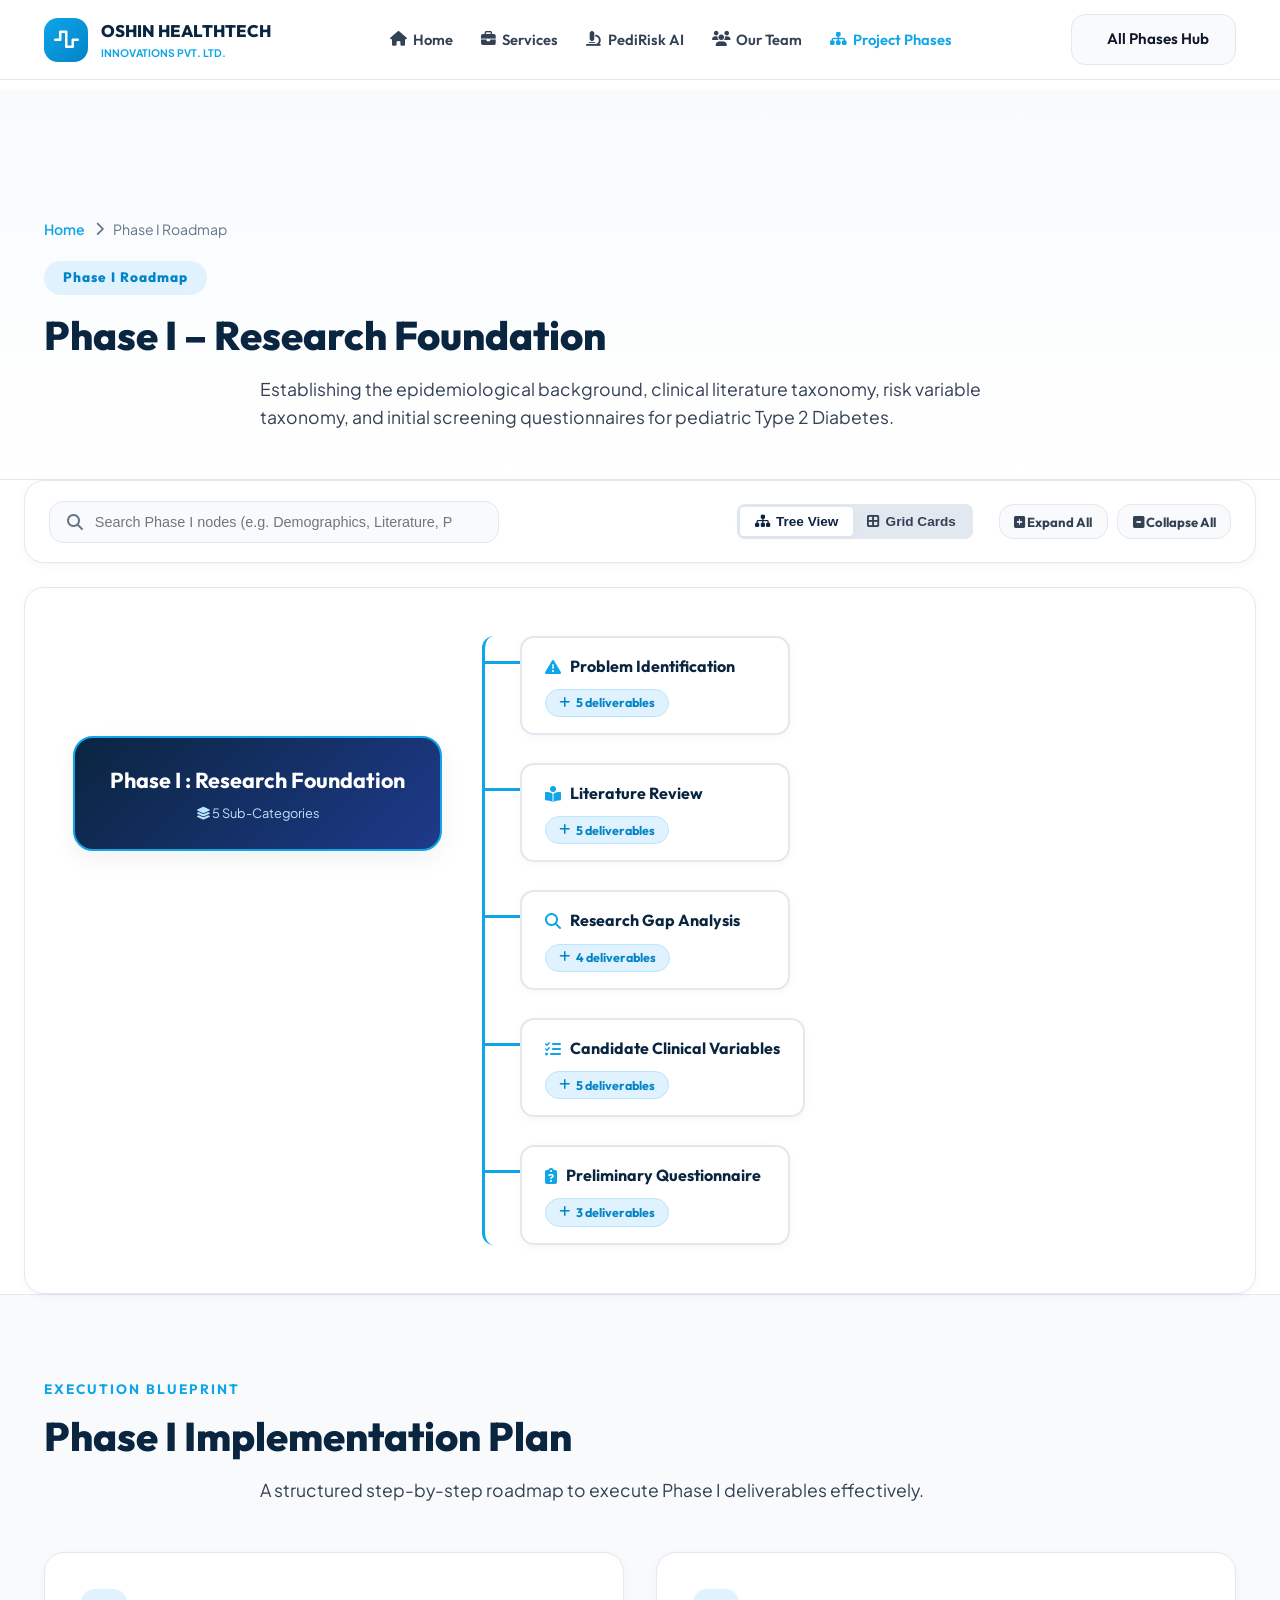
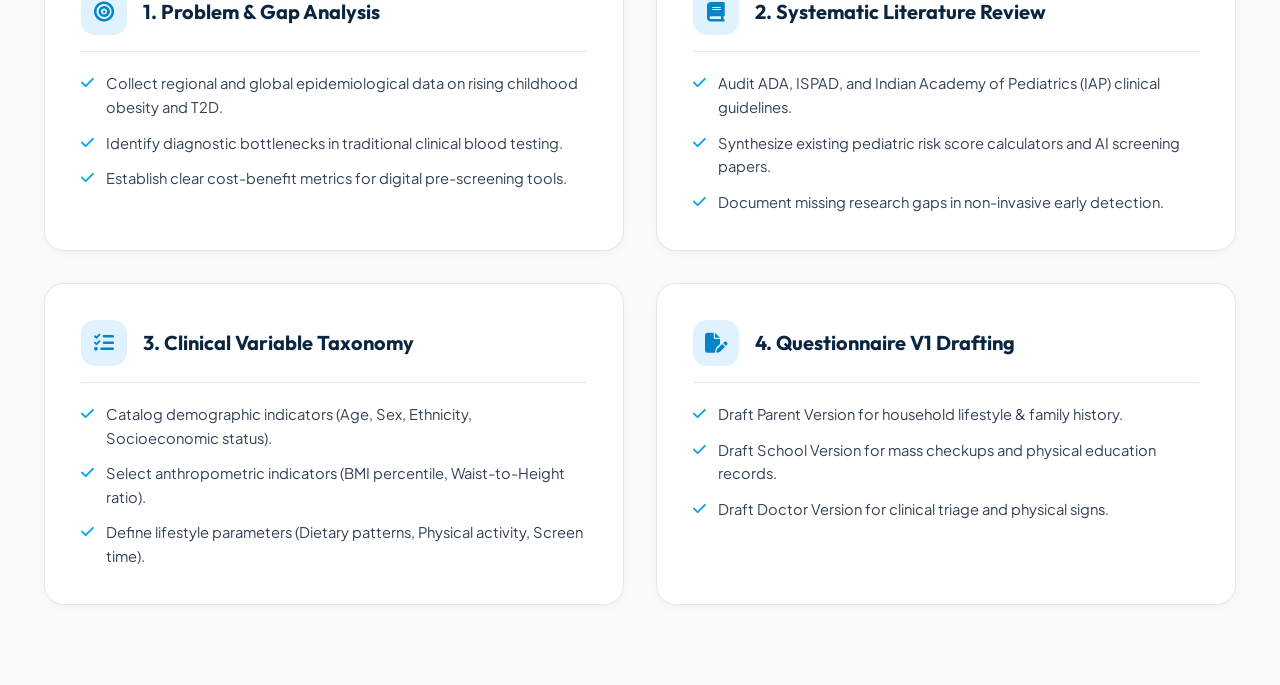
<file: phase1-research.html>
<!DOCTYPE html>
<html lang="en">
<head>
    <meta charset="UTF-8">
    <meta name="viewport" content="width=device-width, initial-scale=1.0">
    <title>Phase I: Research Foundation | PediRisk AI</title>

    <link rel="preconnect" href="https://fonts.googleapis.com">
    <link rel="preconnect" href="https://fonts.gstatic.com" crossorigin>
    <link href="https://fonts.googleapis.com/css2?family=Outfit:wght@400;500;600;700;800&family=Plus+Jakarta+Sans:wght@400;500;600;700&display=swap" rel="stylesheet">
    <link rel="stylesheet" href="https://cdnjs.cloudflare.com/ajax/libs/font-awesome/6.5.1/css/all.min.css">
    <link rel="stylesheet" href="style.css?v=10">
</head>
<body>

    <header class="navbar" id="navbar">
        <div class="container nav-container">
            <a href="index.html" class="brand-logo">
                <div class="logo-icon"><i class="fa-solid fa-wave-square"></i></div>
                <div class="logo-text">
                    <span class="company-name">OSHIN HEALTHTECH</span>
                    <span class="sub-name">INNOVATIONS PVT. LTD.</span>
                </div>
            </a>

            <nav class="nav-menu" id="navMenu">
                <a href="index.html" class="nav-link"><i class="fa-solid fa-house"></i> Home</a>
                <a href="services.html" class="nav-link"><i class="fa-solid fa-briefcase"></i> Services</a>
                <a href="pedirisk-ai.html" class="nav-link"><i class="fa-solid fa-microscope"></i> PediRisk AI</a>
                <a href="team.html" class="nav-link"><i class="fa-solid fa-users"></i> Our Team</a>
                <a href="index.html#phases-hub" class="nav-link active"><i class="fa-solid fa-sitemap"></i> Project Phases</a>
            </nav>

            <div class="nav-actions">
                <a href="index.html#phases-hub" class="btn btn-secondary"><i class="fa-solid fa-grid-2"></i> All Phases Hub</a>
            </div>
        </div>
    </header>

    <main>
        <section class="phase-page-header">
            <div class="container">
                <div class="breadcrumb-nav">
                    <a href="index.html">Home</a> <i class="fa-solid fa-chevron-right"></i>
                    <span>Phase I Roadmap</span>
                </div>
                <span class="phase-title-badge">Phase I Roadmap</span>
                <h1 class="section-title">Phase I – Research Foundation</h1>
                <p class="section-description">
                    Establishing the epidemiological background, clinical literature taxonomy, risk variable taxonomy, and initial screening questionnaires for pediatric Type 2 Diabetes.
                </p>
            </div>
        </section>

        <!-- Mind Map Section -->
        <section class="section-padding">
            <div class="container-wide">
                <div class="toolbar-light">
                    <div class="toolbar-search-light">
                        <i class="fa-solid fa-magnifying-glass search-icon-light"></i>
                        <input type="text" id="phaseSearch" placeholder="Search Phase I nodes (e.g. Demographics, Literature, Pilot...)" aria-label="Search Phase I nodes">
                    </div>
                    <div class="toolbar-actions-light">
                        <div class="view-switcher-group">
                            <button class="btn-view-mode active-mode" id="btnModeTree"><i class="fa-solid fa-sitemap"></i> Tree View</button>
                            <button class="btn-view-mode" id="btnModeGrid"><i class="fa-solid fa-border-all"></i> Grid Cards</button>
                        </div>
                        <button class="btn-ctrl-light" id="btnExpandAll"><i class="fa-solid fa-square-plus"></i> Expand All</button>
                        <button class="btn-ctrl-light" id="btnCollapseAll"><i class="fa-solid fa-square-minus"></i> Collapse All</button>
                    </div>
                </div>

                <div class="mindmap-viewport-light">
                    <div class="mindmap-canvas-light" id="mindmapCanvas"></div>
                </div>
            </div>
        </section>

        <!-- Implementation Plan Section -->
        <section class="plan-section">
            <div class="container">
                <div class="section-header text-center">
                    <span class="section-subtitle">EXECUTION BLUEPRINT</span>
                    <h2 class="section-title">Phase I Implementation Plan</h2>
                    <p class="section-description">A structured step-by-step roadmap to execute Phase I deliverables effectively.</p>
                </div>

                <div class="plan-grid">
                    <div class="plan-card">
                        <div class="plan-card-header">
                            <div class="plan-icon"><i class="fa-solid fa-bullseye"></i></div>
                            <h3>1. Problem & Gap Analysis</h3>
                        </div>
                        <ul class="plan-list">
                            <li><i class="fa-solid fa-check"></i> Collect regional and global epidemiological data on rising childhood obesity and T2D.</li>
                            <li><i class="fa-solid fa-check"></i> Identify diagnostic bottlenecks in traditional clinical blood testing.</li>
                            <li><i class="fa-solid fa-check"></i> Establish clear cost-benefit metrics for digital pre-screening tools.</li>
                        </ul>
                    </div>

                    <div class="plan-card">
                        <div class="plan-card-header">
                            <div class="plan-icon"><i class="fa-solid fa-book"></i></div>
                            <h3>2. Systematic Literature Review</h3>
                        </div>
                        <ul class="plan-list">
                            <li><i class="fa-solid fa-check"></i> Audit ADA, ISPAD, and Indian Academy of Pediatrics (IAP) clinical guidelines.</li>
                            <li><i class="fa-solid fa-check"></i> Synthesize existing pediatric risk score calculators and AI screening papers.</li>
                            <li><i class="fa-solid fa-check"></i> Document missing research gaps in non-invasive early detection.</li>
                        </ul>
                    </div>

                    <div class="plan-card">
                        <div class="plan-card-header">
                            <div class="plan-icon"><i class="fa-solid fa-list-check"></i></div>
                            <h3>3. Clinical Variable Taxonomy</h3>
                        </div>
                        <ul class="plan-list">
                            <li><i class="fa-solid fa-check"></i> Catalog demographic indicators (Age, Sex, Ethnicity, Socioeconomic status).</li>
                            <li><i class="fa-solid fa-check"></i> Select anthropometric indicators (BMI percentile, Waist-to-Height ratio).</li>
                            <li><i class="fa-solid fa-check"></i> Define lifestyle parameters (Dietary patterns, Physical activity, Screen time).</li>
                        </ul>
                    </div>

                    <div class="plan-card">
                        <div class="plan-card-header">
                            <div class="plan-icon"><i class="fa-solid fa-file-pen"></i></div>
                            <h3>4. Questionnaire V1 Drafting</h3>
                        </div>
                        <ul class="plan-list">
                            <li><i class="fa-solid fa-check"></i> Draft Parent Version for household lifestyle & family history.</li>
                            <li><i class="fa-solid fa-check"></i> Draft School Version for mass checkups and physical education records.</li>
                            <li><i class="fa-solid fa-check"></i> Draft Doctor Version for clinical triage and physical signs.</li>
                        </ul>
                    </div>
                </div>
            </div>
        </section>
    </main>

    <!-- Node Modal Drawer -->
    <div class="node-modal-backdrop-light" id="nodeModalBackdrop">
        <div class="node-modal-light" id="nodeModal">
            <button class="modal-close" id="modalClose" style="background:#F1F5F9; border:none; width:36px; height:36px; border-radius:50%; cursor:pointer;"><i class="fa-solid fa-xmark"></i></button>
            <div class="modal-header" style="margin-top:1.5rem;">
                <span class="phase-title-badge" id="modalCategory">Sub-Category</span>
                <h3 id="modalNodeTitle" style="font-size:1.6rem; color:var(--accent-navy); margin-top:0.5rem;">Node Title</h3>
            </div>
            <div style="margin-top:1.5rem;">
                <h4 style="color:var(--accent-teal); margin-bottom:0.5rem;"><i class="fa-solid fa-info-circle"></i> Description</h4>
                <p id="modalDescription" style="color:var(--text-secondary); font-size:0.95rem;"></p>
            </div>
            <div style="margin-top:1.5rem;">
                <h4 style="color:var(--accent-teal); margin-bottom:0.5rem;"><i class="fa-solid fa-list-check"></i> Key Components</h4>
                <ul id="modalItemsList" class="plan-list"></ul>
            </div>
        </div>
    </div>

    <script src="mindmap-engine.js?v=10"></script>
    <script>
        const phase1Data = {
            id: 'phase1',
            number: 1,
            title: 'Phase I : Research Foundation',
            description: 'Establishing problem identification, literature review, research gap analysis, candidate clinical variables, and preliminary questionnaires.',
            subCategories: [
                {
                    title: 'Problem Identification',
                    icon: 'fa-triangle-exclamation',
                    description: 'Pinpointing pediatric metabolic health crises and screening bottlenecks.',
                    items: ['Childhood Obesity', 'Pediatric Type 2 Diabetes', 'Delayed Diagnosis', 'Existing Screening Challenges', 'Healthcare Burden']
                },
                {
                    title: 'Literature Review',
                    icon: 'fa-book-open-reader',
                    description: 'Comprehensive analysis of clinical guidelines, existing risk scores, and AI models.',
                    items: ['International Guidelines', 'Indian Guidelines', 'Existing Questionnaires', 'Risk Scores', 'AI Prediction Models']
                },
                {
                    title: 'Research Gap Analysis',
                    icon: 'fa-magnifying-glass',
                    description: 'Identifying key clinical, pediatric, and technological gaps in current screening methodologies.',
                    items: ['Lack of Non-Invasive Tools', 'Pediatric Specific Gaps', 'Validation Limitations', 'Clinical Adoption Barriers']
                },
                {
                    title: 'Candidate Clinical Variables',
                    icon: 'fa-list-check',
                    description: 'Identifying key candidate variables across multi-factorial health dimensions.',
                    items: ['Demographics', 'Anthropometrics', 'Family History', 'Lifestyle', 'Clinical Indicators']
                },
                {
                    title: 'Preliminary Questionnaire',
                    icon: 'fa-clipboard-question',
                    description: 'Structuring preliminary screening instruments for parents, schools, and healthcare providers.',
                    items: ['Parent Version', 'School Version', 'Healthcare Provider Version']
                }
            ]
        };

        const modalBackdrop = document.getElementById('nodeModalBackdrop');
        const modalClose = document.getElementById('modalClose');

        const engine = new NotebookLMMindMapEngine('mindmapCanvas', null, phase1Data, {
            onNodeClick: (data) => {
                document.getElementById('modalNodeTitle').textContent = data.title;
                document.getElementById('modalCategory').textContent = data.category;
                document.getElementById('modalDescription').textContent = data.description;
                const itemsList = document.getElementById('modalItemsList');
                itemsList.innerHTML = '';
                data.items.forEach(i => {
                    const li = document.createElement('li');
                    li.innerHTML = `<i class="fa-solid fa-check"></i> ${i}`;
                    itemsList.appendChild(li);
                });
                modalBackdrop.classList.add('open');
            }
        });

        modalClose.addEventListener('click', () => modalBackdrop.classList.remove('open'));
        modalBackdrop.addEventListener('click', (e) => {
            if (e.target === modalBackdrop) modalBackdrop.classList.remove('open');
        });

        document.getElementById('btnModeTree').addEventListener('click', (e) => {
            document.getElementById('btnModeTree').classList.add('active-mode');
            document.getElementById('btnModeGrid').classList.remove('active-mode');
            engine.setViewMode('tree');
        });
        document.getElementById('btnModeGrid').addEventListener('click', (e) => {
            document.getElementById('btnModeGrid').classList.add('active-mode');
            document.getElementById('btnModeTree').classList.remove('active-mode');
            engine.setViewMode('grid');
        });

        document.getElementById('phaseSearch').addEventListener('input', (e) => engine.search(e.target.value));
        document.getElementById('btnExpandAll').addEventListener('click', () => engine.expandAll());
        document.getElementById('btnCollapseAll').addEventListener('click', () => engine.collapseAll());
    </script>
</body>
</html>
</file>
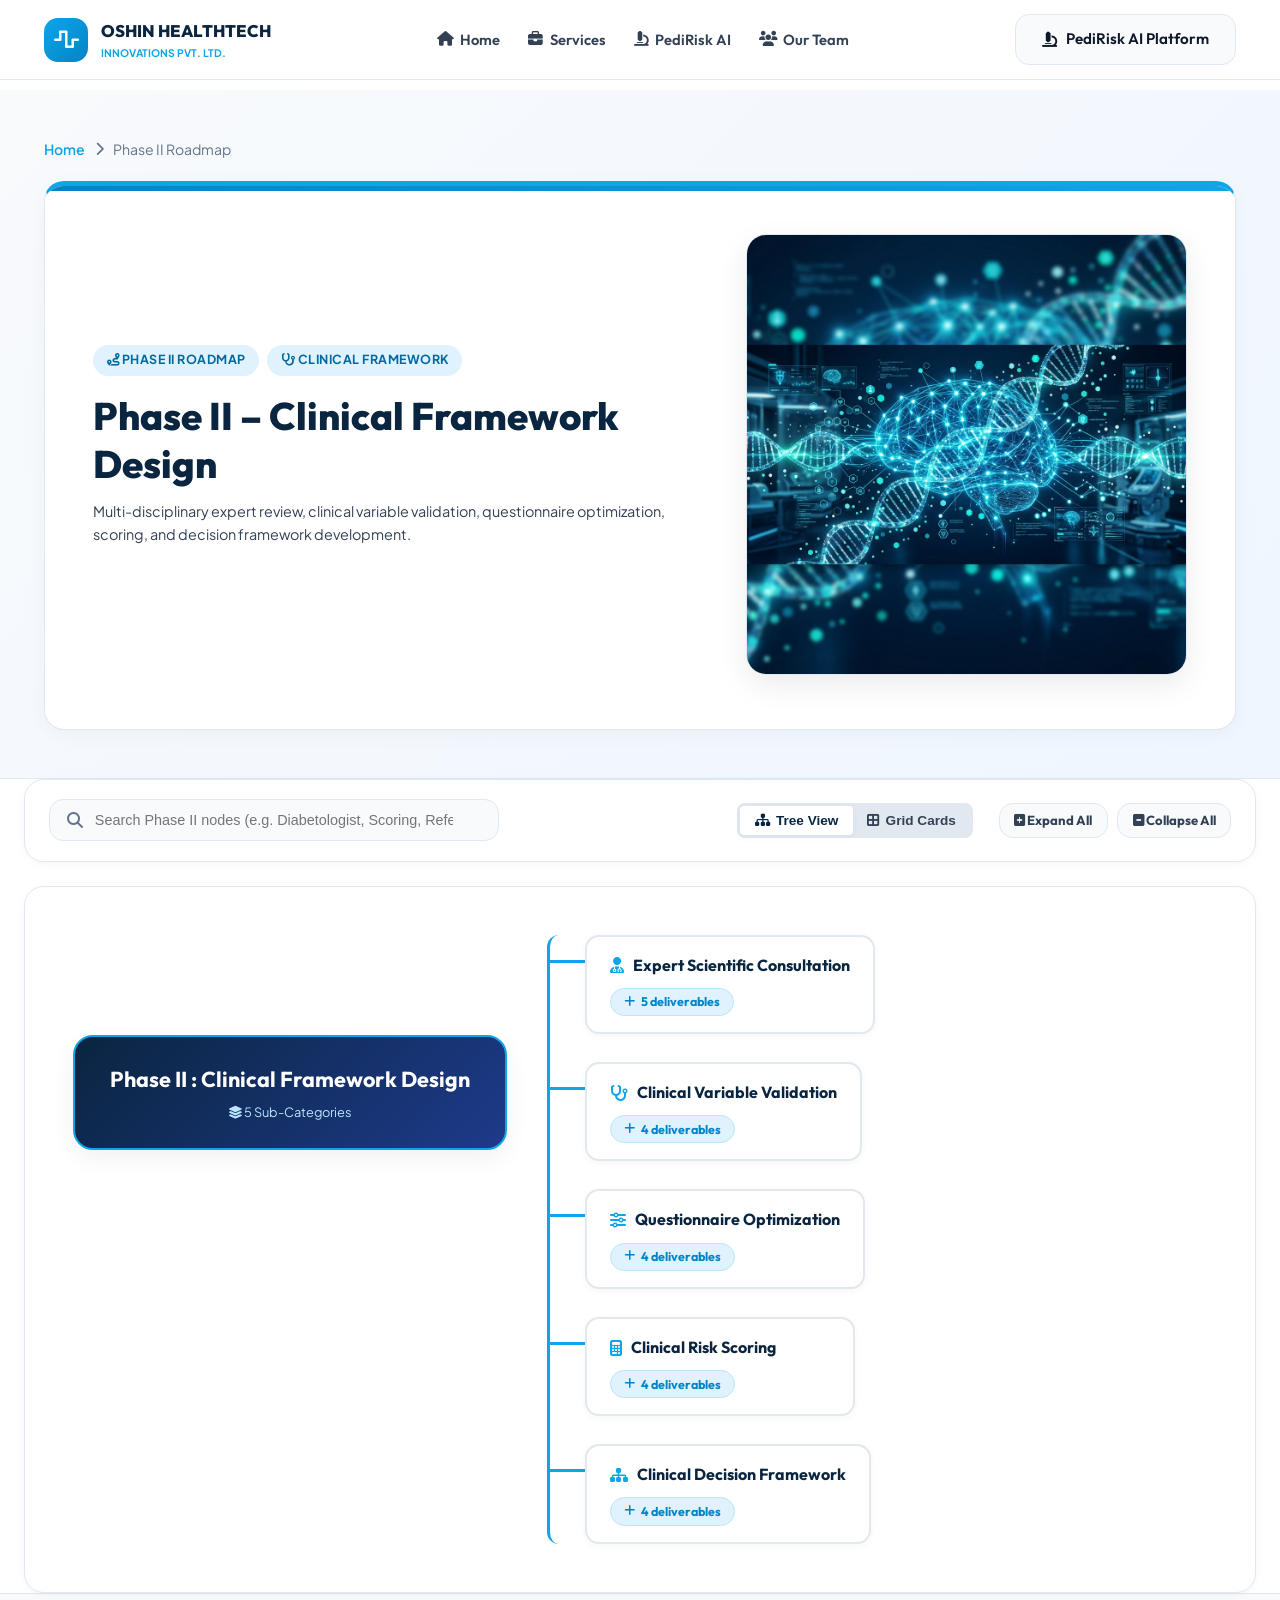
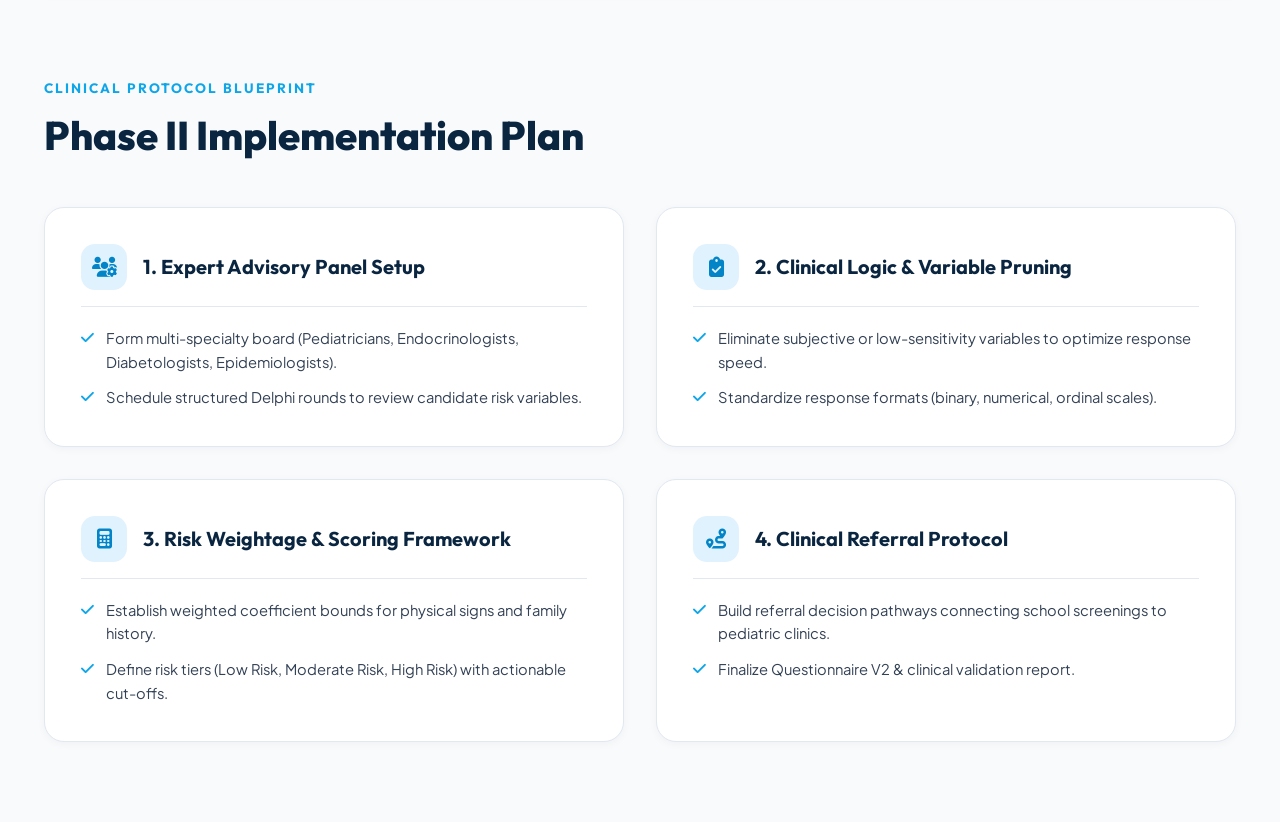
<file: phase2-clinical.html>
<!DOCTYPE html>
<html lang="en">
<head>
    <meta charset="UTF-8">
    <meta name="viewport" content="width=device-width, initial-scale=1.0">
    <title>Phase II: Clinical Scientific Consultation | PediRisk AI</title>

    <link rel="preconnect" href="https://fonts.googleapis.com">
    <link rel="preconnect" href="https://fonts.gstatic.com" crossorigin>
    <link href="https://fonts.googleapis.com/css2?family=Outfit:wght@400;500;600;700;800&family=Plus+Jakarta+Sans:wght@400;500;600;700&display=swap" rel="stylesheet">
    <link rel="stylesheet" href="https://cdnjs.cloudflare.com/ajax/libs/font-awesome/6.5.1/css/all.min.css">
    <link rel="stylesheet" href="style.css?v=10">
</head>
<body>

    <header class="navbar" id="navbar">
        <div class="container nav-container">
            <a href="index.html" class="brand-logo">
                <div class="logo-icon"><i class="fa-solid fa-wave-square"></i></div>
                <div class="logo-text">
                    <span class="company-name">OSHIN HEALTHTECH</span>
                    <span class="sub-name">INNOVATIONS PVT. LTD.</span>
                </div>
            </a>

            <nav class="nav-menu" id="navMenu">
                <a href="index.html" class="nav-link"><i class="fa-solid fa-house"></i> Home</a>
                <a href="services.html" class="nav-link"><i class="fa-solid fa-briefcase"></i> Services</a>
                <a href="pedirisk-ai.html" class="nav-link"><i class="fa-solid fa-microscope"></i> PediRisk AI</a>
                <a href="team.html" class="nav-link"><i class="fa-solid fa-users"></i> Our Team</a>
            </nav>

            <div class="nav-actions">
                <a href="pedirisk-ai.html" class="btn btn-secondary"><i class="fa-solid fa-microscope"></i> PediRisk AI Platform</a>
            </div>
        </div>
    </header>

    <main>
        <!-- Redesigned Premium Hero Header Section -->
        <section class="hero-light" style="padding: 3rem 0; background: linear-gradient(135deg, #F8FAFC 0%, #EFF6FF 100%); border-bottom:1px solid #E2E8F0;">
            <div class="container">
                <div class="breadcrumb-nav" style="margin-bottom:1.25rem;">
                    <a href="index.html">Home</a> <i class="fa-solid fa-chevron-right"></i>
                    <span>Phase II Roadmap</span>
                </div>

                <div class="ui-card-feature" style="padding: 3rem !important; border-top: 5px solid var(--accent-teal) !important;">
                    <div class="hero-card-grid">
                        <div>
                            <div style="display:flex; gap:0.5rem; flex-wrap:wrap; margin-bottom:1rem;">
                                <span class="ui-card-badge" style="background:#D1FAE5; color:#065F46;"><i class="fa-solid fa-route"></i> PHASE II ROADMAP</span>
                                <span class="ui-card-badge" style="background:#E0F2FE; color:#0369A1;"><i class="fa-solid fa-stethoscope"></i> CLINICAL FRAMEWORK</span>
                            </div>
                            
                            <h1 class="hero-title" style="font-size: 2.4rem; line-height: 1.25; margin: 0.75rem 0; color:var(--accent-navy);">
                                Phase II – Clinical Framework Design
                            </h1>
                            
                            <p class="hero-description" style="font-size: 1.05rem; line-height: 1.65; color:var(--text-primary);">
                                Multi-disciplinary expert review, clinical variable validation, questionnaire optimization, scoring, and decision framework development.
                            </p>
                        </div>

                        <div class="hero-image-card">
                            <img src="assets/hero_banner.png" alt="Phase II Clinical Framework Blueprint" class="hero-img" style="width:100%; height:auto; border-radius:var(--radius-lg); box-shadow:0 10px 30px rgba(0,0,0,0.08); border:1px solid #E2E8F0;">
                        </div>
                    </div>
                </div>
            </div>
        </section>

        <!-- Mind Map Section -->
        <section class="section-padding">
            <div class="container-wide">
                <div class="toolbar-light">
                    <div class="toolbar-search-light">
                        <i class="fa-solid fa-magnifying-glass search-icon-light"></i>
                        <input type="text" id="phaseSearch" placeholder="Search Phase II nodes (e.g. Diabetologist, Scoring, Referral...)" aria-label="Search Phase II nodes">
                    </div>
                    <div class="toolbar-actions-light">
                        <div class="view-switcher-group">
                            <button class="btn-view-mode active-mode" id="btnModeTree"><i class="fa-solid fa-sitemap"></i> Tree View</button>
                            <button class="btn-view-mode" id="btnModeGrid"><i class="fa-solid fa-border-all"></i> Grid Cards</button>
                        </div>
                        <button class="btn-ctrl-light" id="btnExpandAll"><i class="fa-solid fa-square-plus"></i> Expand All</button>
                        <button class="btn-ctrl-light" id="btnCollapseAll"><i class="fa-solid fa-square-minus"></i> Collapse All</button>
                    </div>
                </div>

                <div class="mindmap-viewport-light">
                    <div class="mindmap-canvas-light" id="mindmapCanvas"></div>
                </div>
            </div>
        </section>

        <!-- Implementation Plan Section -->
        <section class="plan-section">
            <div class="container">
                <div class="section-header text-center">
                    <span class="section-subtitle">CLINICAL PROTOCOL BLUEPRINT</span>
                    <h2 class="section-title">Phase II Implementation Plan</h2>
                </div>

                <div class="plan-grid">
                    <div class="plan-card">
                        <div class="plan-card-header">
                            <div class="plan-icon"><i class="fa-solid fa-users-gear"></i></div>
                            <h3>1. Expert Advisory Panel Setup</h3>
                        </div>
                        <ul class="plan-list">
                            <li><i class="fa-solid fa-check"></i> Form multi-specialty board (Pediatricians, Endocrinologists, Diabetologists, Epidemiologists).</li>
                            <li><i class="fa-solid fa-check"></i> Schedule structured Delphi rounds to review candidate risk variables.</li>
                        </ul>
                    </div>

                    <div class="plan-card">
                        <div class="plan-card-header">
                            <div class="plan-icon"><i class="fa-solid fa-clipboard-check"></i></div>
                            <h3>2. Clinical Logic & Variable Pruning</h3>
                        </div>
                        <ul class="plan-list">
                            <li><i class="fa-solid fa-check"></i> Eliminate subjective or low-sensitivity variables to optimize response speed.</li>
                            <li><i class="fa-solid fa-check"></i> Standardize response formats (binary, numerical, ordinal scales).</li>
                        </ul>
                    </div>

                    <div class="plan-card">
                        <div class="plan-card-header">
                            <div class="plan-icon"><i class="fa-solid fa-calculator"></i></div>
                            <h3>3. Risk Weightage & Scoring Framework</h3>
                        </div>
                        <ul class="plan-list">
                            <li><i class="fa-solid fa-check"></i> Establish weighted coefficient bounds for physical signs and family history.</li>
                            <li><i class="fa-solid fa-check"></i> Define risk tiers (Low Risk, Moderate Risk, High Risk) with actionable cut-offs.</li>
                        </ul>
                    </div>

                    <div class="plan-card">
                        <div class="plan-card-header">
                            <div class="plan-icon"><i class="fa-solid fa-route"></i></div>
                            <h3>4. Clinical Referral Protocol</h3>
                        </div>
                        <ul class="plan-list">
                            <li><i class="fa-solid fa-check"></i> Build referral decision pathways connecting school screenings to pediatric clinics.</li>
                            <li><i class="fa-solid fa-check"></i> Finalize Questionnaire V2 & clinical validation report.</li>
                        </ul>
                    </div>
                </div>
            </div>
        </section>
    </main>

    <!-- Node Modal Drawer -->
    <div class="node-modal-backdrop-light" id="nodeModalBackdrop">
        <div class="node-modal-light" id="nodeModal">
            <button class="modal-close" id="modalClose" style="background:#F1F5F9; border:none; width:36px; height:36px; border-radius:50%; cursor:pointer;"><i class="fa-solid fa-xmark"></i></button>
            <div class="modal-header" style="margin-top:1.5rem;">
                <span class="phase-title-badge" id="modalCategory">Sub-Category</span>
                <h3 id="modalNodeTitle" style="font-size:1.6rem; color:var(--accent-navy); margin-top:0.5rem;">Node Title</h3>
            </div>
            <div style="margin-top:1.5rem;">
                <h4 style="color:var(--accent-teal); margin-bottom:0.5rem;"><i class="fa-solid fa-info-circle"></i> Description</h4>
                <p id="modalDescription" style="color:var(--text-secondary); font-size:0.95rem;"></p>
            </div>
            <div style="margin-top:1.5rem;">
                <h4 style="color:var(--accent-teal); margin-bottom:0.5rem;"><i class="fa-solid fa-list-check"></i> Key Components</h4>
                <ul id="modalItemsList" class="plan-list"></ul>
            </div>
        </div>
    </div>

    <script src="mindmap-engine.js?v=10"></script>
    <script>
        const phase2Data = {
            id: 'phase2',
            number: 2,
            title: 'Phase II : Clinical Framework Design',
            description: 'Expert scientific consultation, clinical variable validation, questionnaire optimization, clinical risk scoring, and clinical decision frameworks.',
            subCategories: [
                {
                    title: 'Expert Scientific Consultation',
                    icon: 'fa-user-md',
                    description: 'Assembling pediatrician consensus, diabetologists, endocrinologists, and public health leaders.',
                    items: ['Pediatrician Consensus', 'Diabetologist Review', 'Endocrinologist Input', 'Epidemiology Validation', 'Public Health Review']
                },
                {
                    title: 'Clinical Variable Validation',
                    icon: 'fa-stethoscope',
                    description: 'Rigorous vetting of screening parameters and clinical decision rules.',
                    items: ['Validate Variables', 'Remove Weak Variables', 'Add Missing Variables', 'Standardize Definitions']
                },
                {
                    title: 'Questionnaire Optimization',
                    icon: 'fa-sliders',
                    description: 'Refining questionnaire wording, scale formatting, and digital compatibility.',
                    items: ['Clinical Wording', 'Response Categories', 'Age Appropriateness', 'Digital Compatibility']
                },
                {
                    title: 'Clinical Risk Scoring',
                    icon: 'fa-calculator',
                    description: 'Deriving risk weights, composite risk scores, risk categories, and cut-off values.',
                    items: ['Risk Weightage', 'Composite Risk Score', 'Risk Categories', 'Cut-off Values']
                },
                {
                    title: 'Clinical Decision Framework',
                    icon: 'fa-sitemap',
                    description: 'Defining screening algorithms, referral criteria, follow-up protocols, and confirmatory testing.',
                    items: ['Screening Algorithm', 'Referral Criteria', 'Follow-up Protocol', 'Confirmatory Testing']
                }
            ]
        };

        const modalBackdrop = document.getElementById('nodeModalBackdrop');
        const modalClose = document.getElementById('modalClose');

        const engine = new NotebookLMMindMapEngine('mindmapCanvas', null, phase2Data, {
            onNodeClick: (data) => {
                document.getElementById('modalNodeTitle').textContent = data.title;
                document.getElementById('modalCategory').textContent = data.category;
                document.getElementById('modalDescription').textContent = data.description;
                const itemsList = document.getElementById('modalItemsList');
                itemsList.innerHTML = '';
                data.items.forEach(i => {
                    const li = document.createElement('li');
                    li.innerHTML = `<i class="fa-solid fa-check"></i> ${i}`;
                    itemsList.appendChild(li);
                });
                modalBackdrop.classList.add('open');
            }
        });

        modalClose.addEventListener('click', () => modalBackdrop.classList.remove('open'));
        modalBackdrop.addEventListener('click', (e) => {
            if (e.target === modalBackdrop) modalBackdrop.classList.remove('open');
        });

        document.getElementById('btnModeTree').addEventListener('click', (e) => {
            document.getElementById('btnModeTree').classList.add('active-mode');
            document.getElementById('btnModeGrid').classList.remove('active-mode');
            engine.setViewMode('tree');
        });
        document.getElementById('btnModeGrid').addEventListener('click', (e) => {
            document.getElementById('btnModeGrid').classList.add('active-mode');
            document.getElementById('btnModeTree').classList.remove('active-mode');
            engine.setViewMode('grid');
        });

        document.getElementById('phaseSearch').addEventListener('input', (e) => engine.search(e.target.value));
        document.getElementById('btnExpandAll').addEventListener('click', () => engine.expandAll());
        document.getElementById('btnCollapseAll').addEventListener('click', () => engine.collapseAll());
    </script>
</body>
</html>
</file>
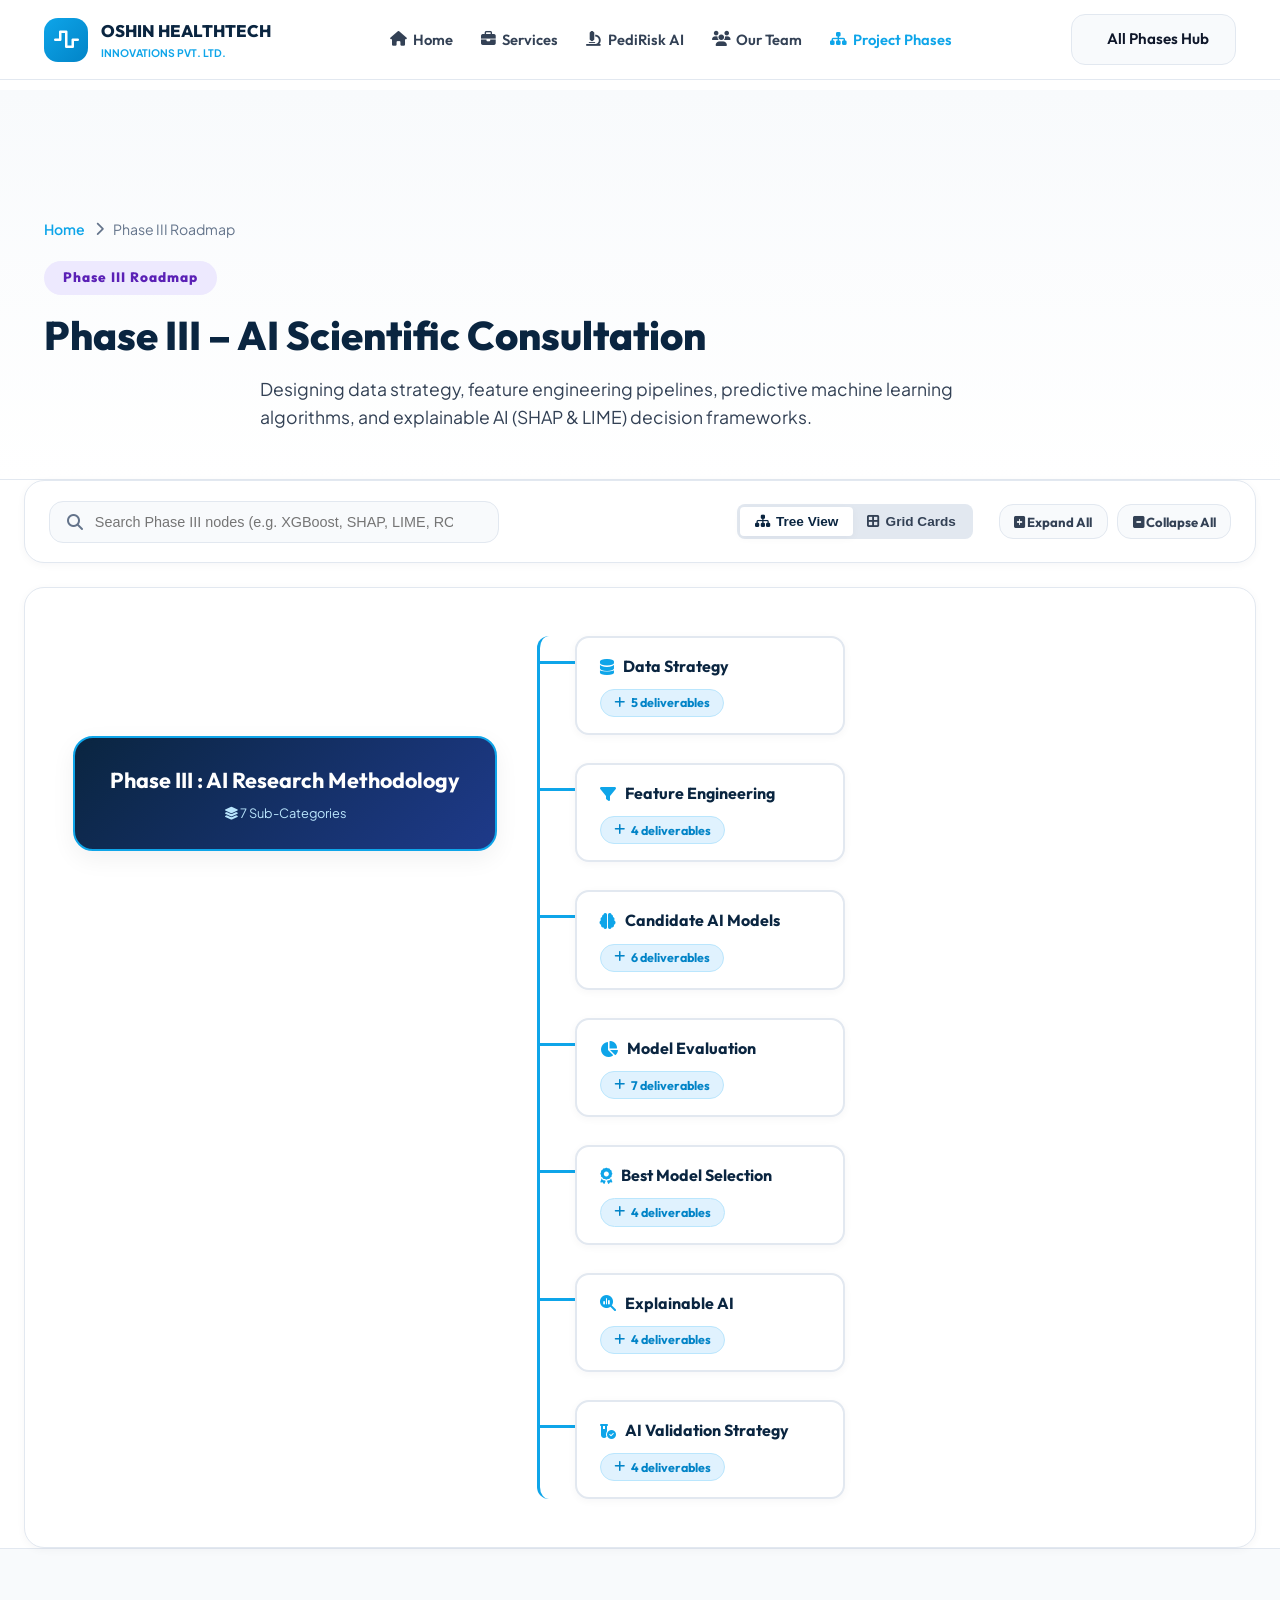
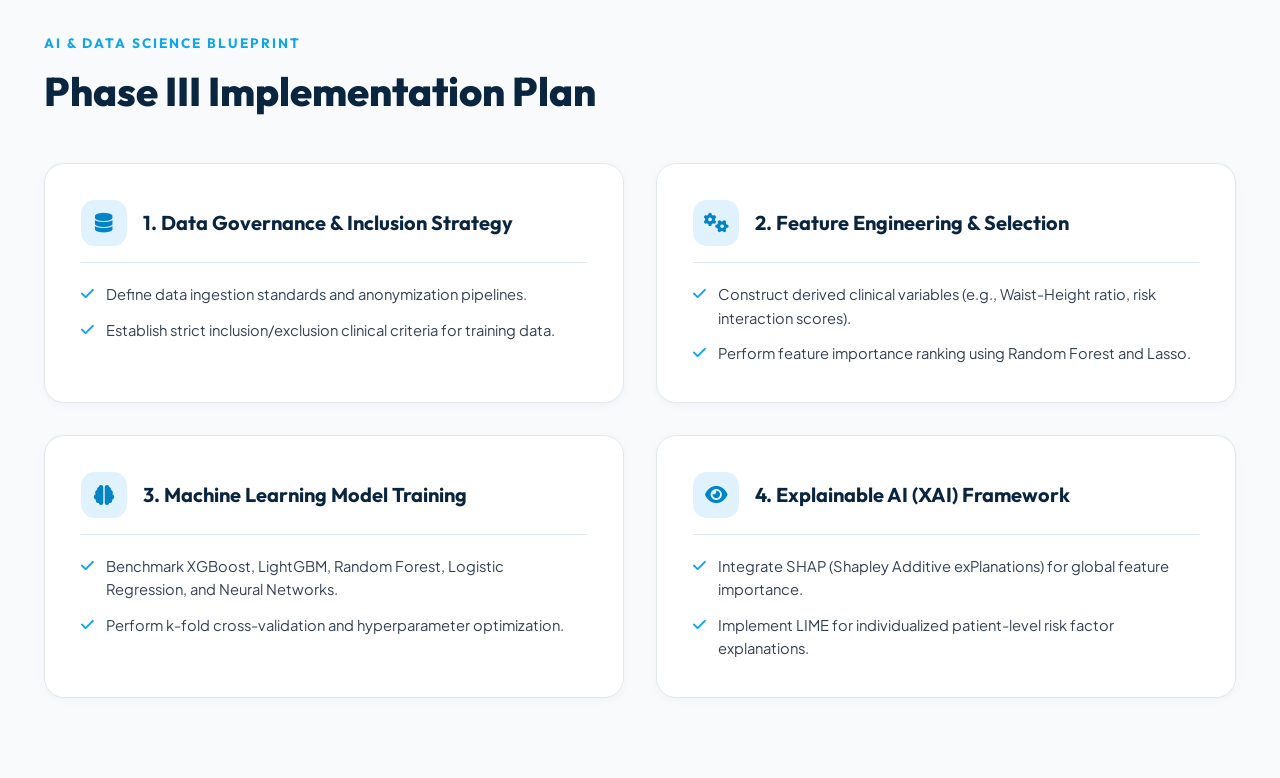
<file: phase3-ai.html>
<!DOCTYPE html>
<html lang="en">
<head>
    <meta charset="UTF-8">
    <meta name="viewport" content="width=device-width, initial-scale=1.0">
    <title>Phase III: AI Scientific Consultation | PediRisk AI</title>

    <link rel="preconnect" href="https://fonts.googleapis.com">
    <link rel="preconnect" href="https://fonts.gstatic.com" crossorigin>
    <link href="https://fonts.googleapis.com/css2?family=Outfit:wght@400;500;600;700;800&family=Plus+Jakarta+Sans:wght@400;500;600;700&display=swap" rel="stylesheet">
    <link rel="stylesheet" href="https://cdnjs.cloudflare.com/ajax/libs/font-awesome/6.5.1/css/all.min.css">
    <link rel="stylesheet" href="style.css?v=10">
</head>
<body>

    <header class="navbar" id="navbar">
        <div class="container nav-container">
            <a href="index.html" class="brand-logo">
                <div class="logo-icon"><i class="fa-solid fa-wave-square"></i></div>
                <div class="logo-text">
                    <span class="company-name">OSHIN HEALTHTECH</span>
                    <span class="sub-name">INNOVATIONS PVT. LTD.</span>
                </div>
            </a>

            <nav class="nav-menu" id="navMenu">
                <a href="index.html" class="nav-link"><i class="fa-solid fa-house"></i> Home</a>
                <a href="services.html" class="nav-link"><i class="fa-solid fa-briefcase"></i> Services</a>
                <a href="pedirisk-ai.html" class="nav-link"><i class="fa-solid fa-microscope"></i> PediRisk AI</a>
                <a href="team.html" class="nav-link"><i class="fa-solid fa-users"></i> Our Team</a>
                <a href="index.html#phases-hub" class="nav-link active"><i class="fa-solid fa-sitemap"></i> Project Phases</a>
            </nav>

            <div class="nav-actions">
                <a href="index.html#phases-hub" class="btn btn-secondary"><i class="fa-solid fa-grid-2"></i> All Phases Hub</a>
            </div>
        </div>
    </header>

    <main>
        <section class="phase-page-header">
            <div class="container">
                <div class="breadcrumb-nav">
                    <a href="index.html">Home</a> <i class="fa-solid fa-chevron-right"></i>
                    <span>Phase III Roadmap</span>
                </div>
                <span class="phase-title-badge" style="background:#EDE9FE; color:#5B21B6;">Phase III Roadmap</span>
                <h1 class="section-title">Phase III – AI Scientific Consultation</h1>
                <p class="section-description">
                    Designing data strategy, feature engineering pipelines, predictive machine learning algorithms, and explainable AI (SHAP & LIME) decision frameworks.
                </p>
            </div>
        </section>

        <!-- Mind Map Section -->
        <section class="section-padding">
            <div class="container-wide">
                <div class="toolbar-light">
                    <div class="toolbar-search-light">
                        <i class="fa-solid fa-magnifying-glass search-icon-light"></i>
                        <input type="text" id="phaseSearch" placeholder="Search Phase III nodes (e.g. XGBoost, SHAP, LIME, ROC-AUC...)" aria-label="Search Phase III nodes">
                    </div>
                    <div class="toolbar-actions-light">
                        <div class="view-switcher-group">
                            <button class="btn-view-mode active-mode" id="btnModeTree"><i class="fa-solid fa-sitemap"></i> Tree View</button>
                            <button class="btn-view-mode" id="btnModeGrid"><i class="fa-solid fa-border-all"></i> Grid Cards</button>
                        </div>
                        <button class="btn-ctrl-light" id="btnExpandAll"><i class="fa-solid fa-square-plus"></i> Expand All</button>
                        <button class="btn-ctrl-light" id="btnCollapseAll"><i class="fa-solid fa-square-minus"></i> Collapse All</button>
                    </div>
                </div>

                <div class="mindmap-viewport-light">
                    <div class="mindmap-canvas-light" id="mindmapCanvas"></div>
                </div>
            </div>
        </section>

        <!-- Implementation Plan Section -->
        <section class="plan-section">
            <div class="container">
                <div class="section-header text-center">
                    <span class="section-subtitle">AI & DATA SCIENCE BLUEPRINT</span>
                    <h2 class="section-title">Phase III Implementation Plan</h2>
                </div>

                <div class="plan-grid">
                    <div class="plan-card">
                        <div class="plan-card-header">
                            <div class="plan-icon"><i class="fa-solid fa-database"></i></div>
                            <h3>1. Data Governance & Inclusion Strategy</h3>
                        </div>
                        <ul class="plan-list">
                            <li><i class="fa-solid fa-check"></i> Define data ingestion standards and anonymization pipelines.</li>
                            <li><i class="fa-solid fa-check"></i> Establish strict inclusion/exclusion clinical criteria for training data.</li>
                        </ul>
                    </div>

                    <div class="plan-card">
                        <div class="plan-card-header">
                            <div class="plan-icon"><i class="fa-solid fa-gears"></i></div>
                            <h3>2. Feature Engineering & Selection</h3>
                        </div>
                        <ul class="plan-list">
                            <li><i class="fa-solid fa-check"></i> Construct derived clinical variables (e.g., Waist-Height ratio, risk interaction scores).</li>
                            <li><i class="fa-solid fa-check"></i> Perform feature importance ranking using Random Forest and Lasso.</li>
                        </ul>
                    </div>

                    <div class="plan-card">
                        <div class="plan-card-header">
                            <div class="plan-icon"><i class="fa-solid fa-brain"></i></div>
                            <h3>3. Machine Learning Model Training</h3>
                        </div>
                        <ul class="plan-list">
                            <li><i class="fa-solid fa-check"></i> Benchmark XGBoost, LightGBM, Random Forest, Logistic Regression, and Neural Networks.</li>
                            <li><i class="fa-solid fa-check"></i> Perform k-fold cross-validation and hyperparameter optimization.</li>
                        </ul>
                    </div>

                    <div class="plan-card">
                        <div class="plan-card-header">
                            <div class="plan-icon"><i class="fa-solid fa-eye"></i></div>
                            <h3>4. Explainable AI (XAI) Framework</h3>
                        </div>
                        <ul class="plan-list">
                            <li><i class="fa-solid fa-check"></i> Integrate SHAP (Shapley Additive exPlanations) for global feature importance.</li>
                            <li><i class="fa-solid fa-check"></i> Implement LIME for individualized patient-level risk factor explanations.</li>
                        </ul>
                    </div>
                </div>
            </div>
        </section>
    </main>

    <!-- Node Modal Drawer -->
    <div class="node-modal-backdrop-light" id="nodeModalBackdrop">
        <div class="node-modal-light" id="nodeModal">
            <button class="modal-close" id="modalClose" style="background:#F1F5F9; border:none; width:36px; height:36px; border-radius:50%; cursor:pointer;"><i class="fa-solid fa-xmark"></i></button>
            <div class="modal-header" style="margin-top:1.5rem;">
                <span class="phase-title-badge" id="modalCategory">Sub-Category</span>
                <h3 id="modalNodeTitle" style="font-size:1.6rem; color:var(--accent-navy); margin-top:0.5rem;">Node Title</h3>
            </div>
            <div style="margin-top:1.5rem;">
                <h4 style="color:var(--accent-teal); margin-bottom:0.5rem;"><i class="fa-solid fa-info-circle"></i> Description</h4>
                <p id="modalDescription" style="color:var(--text-secondary); font-size:0.95rem;"></p>
            </div>
            <div style="margin-top:1.5rem;">
                <h4 style="color:var(--accent-teal); margin-bottom:0.5rem;"><i class="fa-solid fa-list-check"></i> Key Components</h4>
                <ul id="modalItemsList" class="plan-list"></ul>
            </div>
        </div>
    </div>

    <script src="mindmap-engine.js?v=10"></script>
    <script>
        const phase3Data = {
            id: 'phase3',
            number: 3,
            title: 'Phase III : AI Research Methodology',
            description: 'Designing data strategy, feature engineering pipelines, candidate AI models, model evaluation, best model selection, SHAP/LIME explainable AI, and validation strategy.',
            subCategories: [
                {
                    title: 'Data Strategy',
                    icon: 'fa-database',
                    description: 'Defining data sources, sample sizes, selection criteria, and governance.',
                    items: ['Data Sources', 'Sample Size', 'Inclusion Criteria', 'Exclusion Criteria', 'Data Governance']
                },
                {
                    title: 'Feature Engineering',
                    icon: 'fa-filter',
                    description: 'Feature selection, data cleaning, feature transformation, and derived variable generation.',
                    items: ['Feature Selection', 'Data Cleaning', 'Feature Transformation', 'Derived Variables']
                },
                {
                    title: 'Candidate AI Models',
                    icon: 'fa-brain',
                    description: 'Training and evaluating candidate machine learning architectures.',
                    items: ['Logistic Regression', 'Decision Tree', 'Random Forest', 'XGBoost', 'LightGBM', 'Neural Network']
                },
                {
                    title: 'Model Evaluation',
                    icon: 'fa-chart-pie',
                    description: 'Comprehensive performance evaluation across key statistical metrics.',
                    items: ['Accuracy', 'Precision', 'Recall', 'Sensitivity', 'Specificity', 'F1 Score', 'ROC-AUC']
                },
                {
                    title: 'Best Model Selection',
                    icon: 'fa-award',
                    description: 'Selecting optimal predictive algorithm based on clinical feasibility and accuracy.',
                    items: ['Comparative Performance', 'Clinical Feasibility', 'Computational Efficiency', 'Final Model Selection']
                },
                {
                    title: 'Explainable AI',
                    icon: 'fa-magnifying-glass-chart',
                    description: 'Ensuring transparent, non-blackbox risk explanations for clinicians via SHAP & LIME.',
                    items: ['SHAP Feature Attribution', 'LIME Local Explanations', 'Feature Importance', 'Decision Explanation']
                },
                {
                    title: 'AI Validation Strategy',
                    icon: 'fa-vial-circle-check',
                    description: 'Ensuring statistical robustness, train/test split, cross validation, and external validation.',
                    items: ['Train/Test Split', 'Cross Validation', 'External Validation', 'Calibration Curves']
                }
            ]
        };

        const modalBackdrop = document.getElementById('nodeModalBackdrop');
        const modalClose = document.getElementById('modalClose');

        const engine = new NotebookLMMindMapEngine('mindmapCanvas', null, phase3Data, {
            onNodeClick: (data) => {
                document.getElementById('modalNodeTitle').textContent = data.title;
                document.getElementById('modalCategory').textContent = data.category;
                document.getElementById('modalDescription').textContent = data.description;
                const itemsList = document.getElementById('modalItemsList');
                itemsList.innerHTML = '';
                data.items.forEach(i => {
                    const li = document.createElement('li');
                    li.innerHTML = `<i class="fa-solid fa-check"></i> ${i}`;
                    itemsList.appendChild(li);
                });
                modalBackdrop.classList.add('open');
            }
        });

        modalClose.addEventListener('click', () => modalBackdrop.classList.remove('open'));
        modalBackdrop.addEventListener('click', (e) => {
            if (e.target === modalBackdrop) modalBackdrop.classList.remove('open');
        });

        document.getElementById('btnModeTree').addEventListener('click', (e) => {
            document.getElementById('btnModeTree').classList.add('active-mode');
            document.getElementById('btnModeGrid').classList.remove('active-mode');
            engine.setViewMode('tree');
        });
        document.getElementById('btnModeGrid').addEventListener('click', (e) => {
            document.getElementById('btnModeGrid').classList.add('active-mode');
            document.getElementById('btnModeTree').classList.remove('active-mode');
            engine.setViewMode('grid');
        });

        document.getElementById('phaseSearch').addEventListener('input', (e) => engine.search(e.target.value));
        document.getElementById('btnExpandAll').addEventListener('click', () => engine.expandAll());
        document.getElementById('btnCollapseAll').addEventListener('click', () => engine.collapseAll());
    </script>
</body>
</html>
</file>
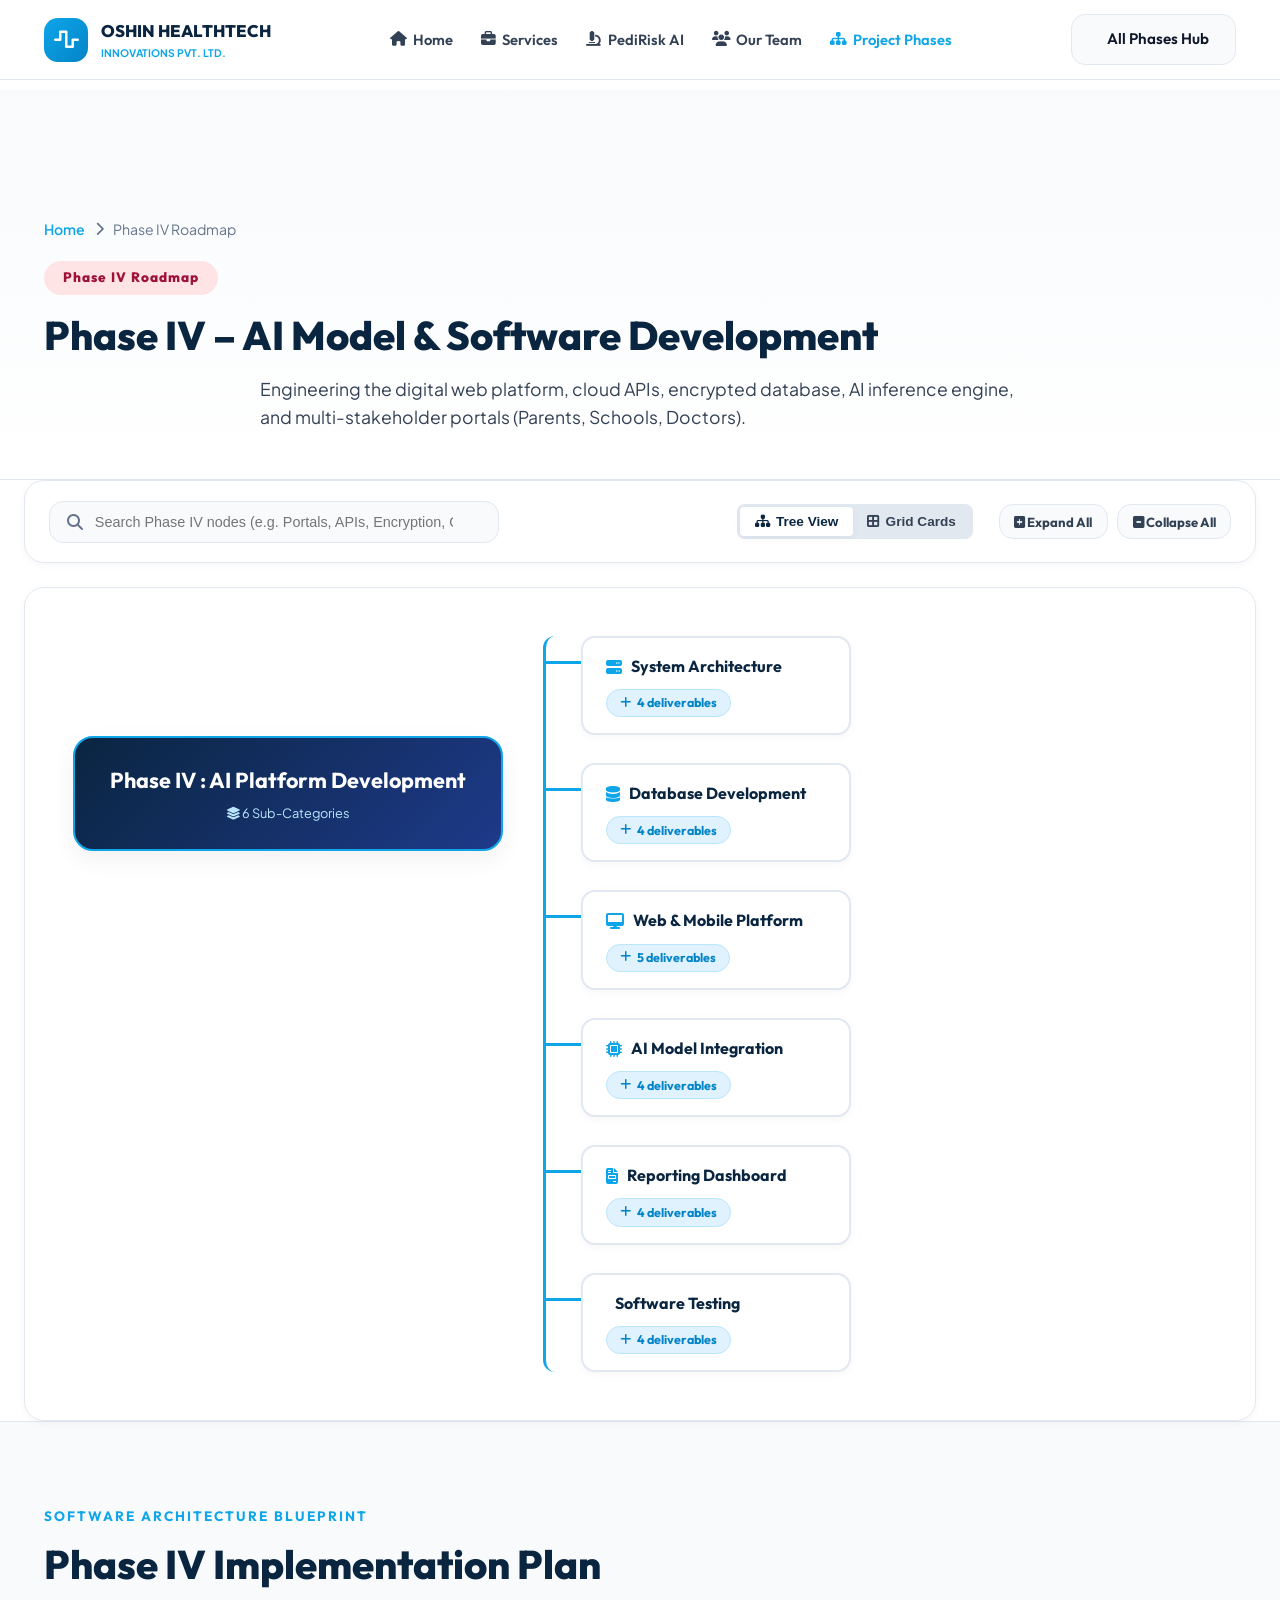
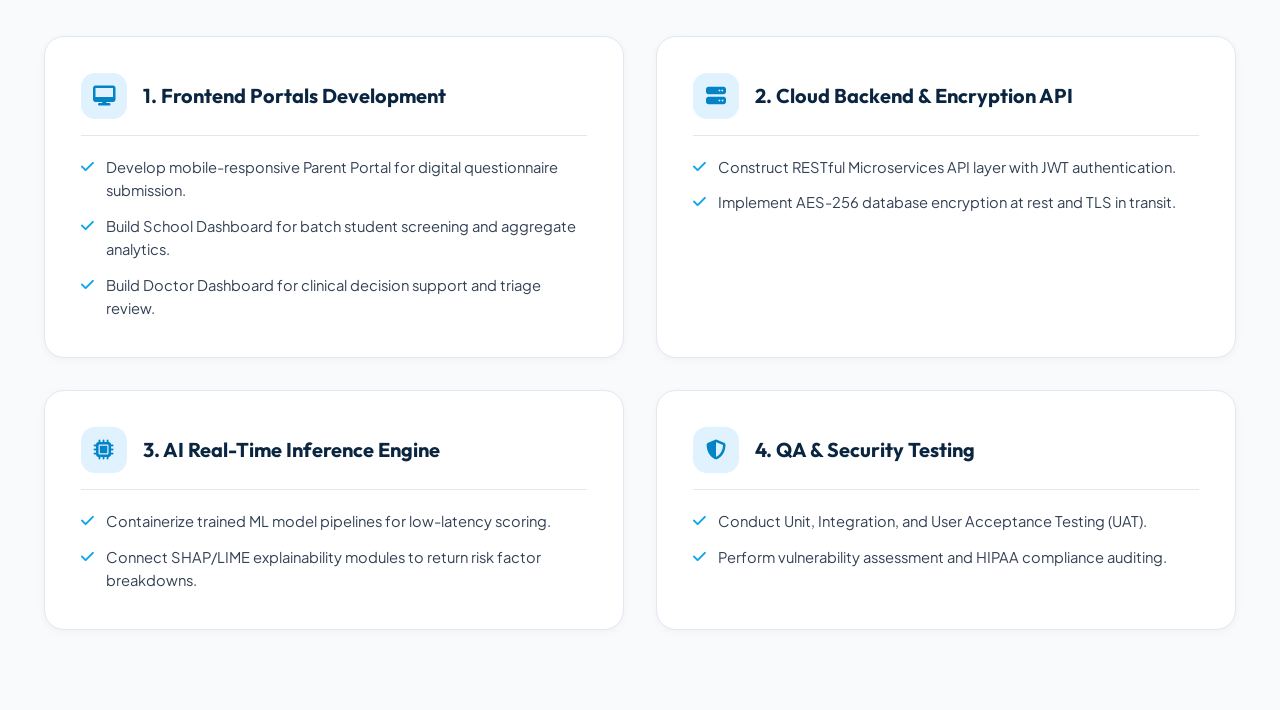
<file: phase4-software.html>
<!DOCTYPE html>
<html lang="en">
<head>
    <meta charset="UTF-8">
    <meta name="viewport" content="width=device-width, initial-scale=1.0">
    <title>Phase IV: AI Model & Software Development | PediRisk AI</title>

    <link rel="preconnect" href="https://fonts.googleapis.com">
    <link rel="preconnect" href="https://fonts.gstatic.com" crossorigin>
    <link href="https://fonts.googleapis.com/css2?family=Outfit:wght@400;500;600;700;800&family=Plus+Jakarta+Sans:wght@400;500;600;700&display=swap" rel="stylesheet">
    <link rel="stylesheet" href="https://cdnjs.cloudflare.com/ajax/libs/font-awesome/6.5.1/css/all.min.css">
    <link rel="stylesheet" href="style.css?v=10">
</head>
<body>

    <header class="navbar" id="navbar">
        <div class="container nav-container">
            <a href="index.html" class="brand-logo">
                <div class="logo-icon"><i class="fa-solid fa-wave-square"></i></div>
                <div class="logo-text">
                    <span class="company-name">OSHIN HEALTHTECH</span>
                    <span class="sub-name">INNOVATIONS PVT. LTD.</span>
                </div>
            </a>

            <nav class="nav-menu" id="navMenu">
                <a href="index.html" class="nav-link"><i class="fa-solid fa-house"></i> Home</a>
                <a href="services.html" class="nav-link"><i class="fa-solid fa-briefcase"></i> Services</a>
                <a href="pedirisk-ai.html" class="nav-link"><i class="fa-solid fa-microscope"></i> PediRisk AI</a>
                <a href="team.html" class="nav-link"><i class="fa-solid fa-users"></i> Our Team</a>
                <a href="index.html#phases-hub" class="nav-link active"><i class="fa-solid fa-sitemap"></i> Project Phases</a>
            </nav>

            <div class="nav-actions">
                <a href="index.html#phases-hub" class="btn btn-secondary"><i class="fa-solid fa-grid-2"></i> All Phases Hub</a>
            </div>
        </div>
    </header>

    <main>
        <section class="phase-page-header">
            <div class="container">
                <div class="breadcrumb-nav">
                    <a href="index.html">Home</a> <i class="fa-solid fa-chevron-right"></i>
                    <span>Phase IV Roadmap</span>
                </div>
                <span class="phase-title-badge" style="background:#FFE4E6; color:#9F1239;">Phase IV Roadmap</span>
                <h1 class="section-title">Phase IV – AI Model & Software Development</h1>
                <p class="section-description">
                    Engineering the digital web platform, cloud APIs, encrypted database, AI inference engine, and multi-stakeholder portals (Parents, Schools, Doctors).
                </p>
            </div>
        </section>

        <!-- Mind Map Section -->
        <section class="section-padding">
            <div class="container-wide">
                <div class="toolbar-light">
                    <div class="toolbar-search-light">
                        <i class="fa-solid fa-magnifying-glass search-icon-light"></i>
                        <input type="text" id="phaseSearch" placeholder="Search Phase IV nodes (e.g. Portals, APIs, Encryption, QA...)" aria-label="Search Phase IV nodes">
                    </div>
                    <div class="toolbar-actions-light">
                        <div class="view-switcher-group">
                            <button class="btn-view-mode active-mode" id="btnModeTree"><i class="fa-solid fa-sitemap"></i> Tree View</button>
                            <button class="btn-view-mode" id="btnModeGrid"><i class="fa-solid fa-border-all"></i> Grid Cards</button>
                        </div>
                        <button class="btn-ctrl-light" id="btnExpandAll"><i class="fa-solid fa-square-plus"></i> Expand All</button>
                        <button class="btn-ctrl-light" id="btnCollapseAll"><i class="fa-solid fa-square-minus"></i> Collapse All</button>
                    </div>
                </div>

                <div class="mindmap-viewport-light">
                    <div class="mindmap-canvas-light" id="mindmapCanvas"></div>
                </div>
            </div>
        </section>

        <!-- Implementation Plan Section -->
        <section class="plan-section">
            <div class="container">
                <div class="section-header text-center">
                    <span class="section-subtitle">SOFTWARE ARCHITECTURE BLUEPRINT</span>
                    <h2 class="section-title">Phase IV Implementation Plan</h2>
                </div>

                <div class="plan-grid">
                    <div class="plan-card">
                        <div class="plan-card-header">
                            <div class="plan-icon"><i class="fa-solid fa-desktop"></i></div>
                            <h3>1. Frontend Portals Development</h3>
                        </div>
                        <ul class="plan-list">
                            <li><i class="fa-solid fa-check"></i> Develop mobile-responsive Parent Portal for digital questionnaire submission.</li>
                            <li><i class="fa-solid fa-check"></i> Build School Dashboard for batch student screening and aggregate analytics.</li>
                            <li><i class="fa-solid fa-check"></i> Build Doctor Dashboard for clinical decision support and triage review.</li>
                        </ul>
                    </div>

                    <div class="plan-card">
                        <div class="plan-card-header">
                            <div class="plan-icon"><i class="fa-solid fa-server"></i></div>
                            <h3>2. Cloud Backend & Encryption API</h3>
                        </div>
                        <ul class="plan-list">
                            <li><i class="fa-solid fa-check"></i> Construct RESTful Microservices API layer with JWT authentication.</li>
                            <li><i class="fa-solid fa-check"></i> Implement AES-256 database encryption at rest and TLS in transit.</li>
                        </ul>
                    </div>

                    <div class="plan-card">
                        <div class="plan-card-header">
                            <div class="plan-icon"><i class="fa-solid fa-microchip"></i></div>
                            <h3>3. AI Real-Time Inference Engine</h3>
                        </div>
                        <ul class="plan-list">
                            <li><i class="fa-solid fa-check"></i> Containerize trained ML model pipelines for low-latency scoring.</li>
                            <li><i class="fa-solid fa-check"></i> Connect SHAP/LIME explainability modules to return risk factor breakdowns.</li>
                        </ul>
                    </div>

                    <div class="plan-card">
                        <div class="plan-card-header">
                            <div class="plan-icon"><i class="fa-solid fa-shield-halved"></i></div>
                            <h3>4. QA & Security Testing</h3>
                        </div>
                        <ul class="plan-list">
                            <li><i class="fa-solid fa-check"></i> Conduct Unit, Integration, and User Acceptance Testing (UAT).</li>
                            <li><i class="fa-solid fa-check"></i> Perform vulnerability assessment and HIPAA compliance auditing.</li>
                        </ul>
                    </div>
                </div>
            </div>
        </section>
    </main>

    <!-- Node Modal Drawer -->
    <div class="node-modal-backdrop-light" id="nodeModalBackdrop">
        <div class="node-modal-light" id="nodeModal">
            <button class="modal-close" id="modalClose" style="background:#F1F5F9; border:none; width:36px; height:36px; border-radius:50%; cursor:pointer;"><i class="fa-solid fa-xmark"></i></button>
            <div class="modal-header" style="margin-top:1.5rem;">
                <span class="phase-title-badge" id="modalCategory">Sub-Category</span>
                <h3 id="modalNodeTitle" style="font-size:1.6rem; color:var(--accent-navy); margin-top:0.5rem;">Node Title</h3>
            </div>
            <div style="margin-top:1.5rem;">
                <h4 style="color:var(--accent-teal); margin-bottom:0.5rem;"><i class="fa-solid fa-info-circle"></i> Description</h4>
                <p id="modalDescription" style="color:var(--text-secondary); font-size:0.95rem;"></p>
            </div>
            <div style="margin-top:1.5rem;">
                <h4 style="color:var(--accent-teal); margin-bottom:0.5rem;"><i class="fa-solid fa-list-check"></i> Key Components</h4>
                <ul id="modalItemsList" class="plan-list"></ul>
            </div>
        </div>
    </div>

    <script src="mindmap-engine.js?v=10"></script>
    <script>
        const phase4Data = {
            id: 'phase4',
            number: 4,
            title: 'Phase IV : AI Platform Development',
            description: 'System architecture, database development, web & mobile platform UI, AI model integration, reporting dashboard, and software testing.',
            subCategories: [
                {
                    title: 'System Architecture',
                    icon: 'fa-server',
                    description: 'Cloud infrastructure, database design, security framework, and microservice APIs.',
                    items: ['Cloud Infrastructure', 'Security Framework', 'Microservices', 'REST APIs']
                },
                {
                    title: 'Database Development',
                    icon: 'fa-database',
                    description: 'Schema design, AES-256 data encryption, privacy compliance, and secure data storage.',
                    items: ['Schema Design', 'Data Encryption (AES-256)', 'Privacy Compliance', 'Data Storage']
                },
                {
                    title: 'Web & Mobile Platform',
                    icon: 'fa-desktop',
                    description: 'Parent portal, school dashboard, doctor dashboard, admin dashboard, and mobile interfaces.',
                    items: ['Parent Portal', 'School Dashboard', 'Doctor Dashboard', 'Admin Dashboard', 'Mobile Interface']
                },
                {
                    title: 'AI Model Integration',
                    icon: 'fa-microchip',
                    description: 'Real-time prediction engine, explainability modules, recommendation engine, and confidence scoring.',
                    items: ['Real-Time Prediction Engine', 'Explainability Module', 'Recommendation Engine', 'Confidence Scoring']
                },
                {
                    title: 'Reporting Dashboard',
                    icon: 'fa-file-invoice',
                    description: 'Automated generation of child, parent summary, doctor clinical, and population reports.',
                    items: ['Child Report', 'Parent Summary Report', 'Doctor Clinical Report', 'Population Dashboard']
                },
                {
                    title: 'Software Testing',
                    icon: 'fa-shield-check',
                    description: 'Unit testing, integration testing, security testing, and user acceptance testing.',
                    items: ['Unit Testing', 'Integration Testing', 'Security Testing', 'User Acceptance Testing']
                }
            ]
        };

        const modalBackdrop = document.getElementById('nodeModalBackdrop');
        const modalClose = document.getElementById('modalClose');

        const engine = new NotebookLMMindMapEngine('mindmapCanvas', null, phase4Data, {
            onNodeClick: (data) => {
                document.getElementById('modalNodeTitle').textContent = data.title;
                document.getElementById('modalCategory').textContent = data.category;
                document.getElementById('modalDescription').textContent = data.description;
                const itemsList = document.getElementById('modalItemsList');
                itemsList.innerHTML = '';
                data.items.forEach(i => {
                    const li = document.createElement('li');
                    li.innerHTML = `<i class="fa-solid fa-check"></i> ${i}`;
                    itemsList.appendChild(li);
                });
                modalBackdrop.classList.add('open');
            }
        });

        modalClose.addEventListener('click', () => modalBackdrop.classList.remove('open'));
        modalBackdrop.addEventListener('click', (e) => {
            if (e.target === modalBackdrop) modalBackdrop.classList.remove('open');
        });

        document.getElementById('btnModeTree').addEventListener('click', (e) => {
            document.getElementById('btnModeTree').classList.add('active-mode');
            document.getElementById('btnModeGrid').classList.remove('active-mode');
            engine.setViewMode('tree');
        });
        document.getElementById('btnModeGrid').addEventListener('click', (e) => {
            document.getElementById('btnModeGrid').classList.add('active-mode');
            document.getElementById('btnModeTree').classList.remove('active-mode');
            engine.setViewMode('grid');
        });

        document.getElementById('phaseSearch').addEventListener('input', (e) => engine.search(e.target.value));
        document.getElementById('btnExpandAll').addEventListener('click', () => engine.expandAll());
        document.getElementById('btnCollapseAll').addEventListener('click', () => engine.collapseAll());
    </script>
</body>
</html>
</file>
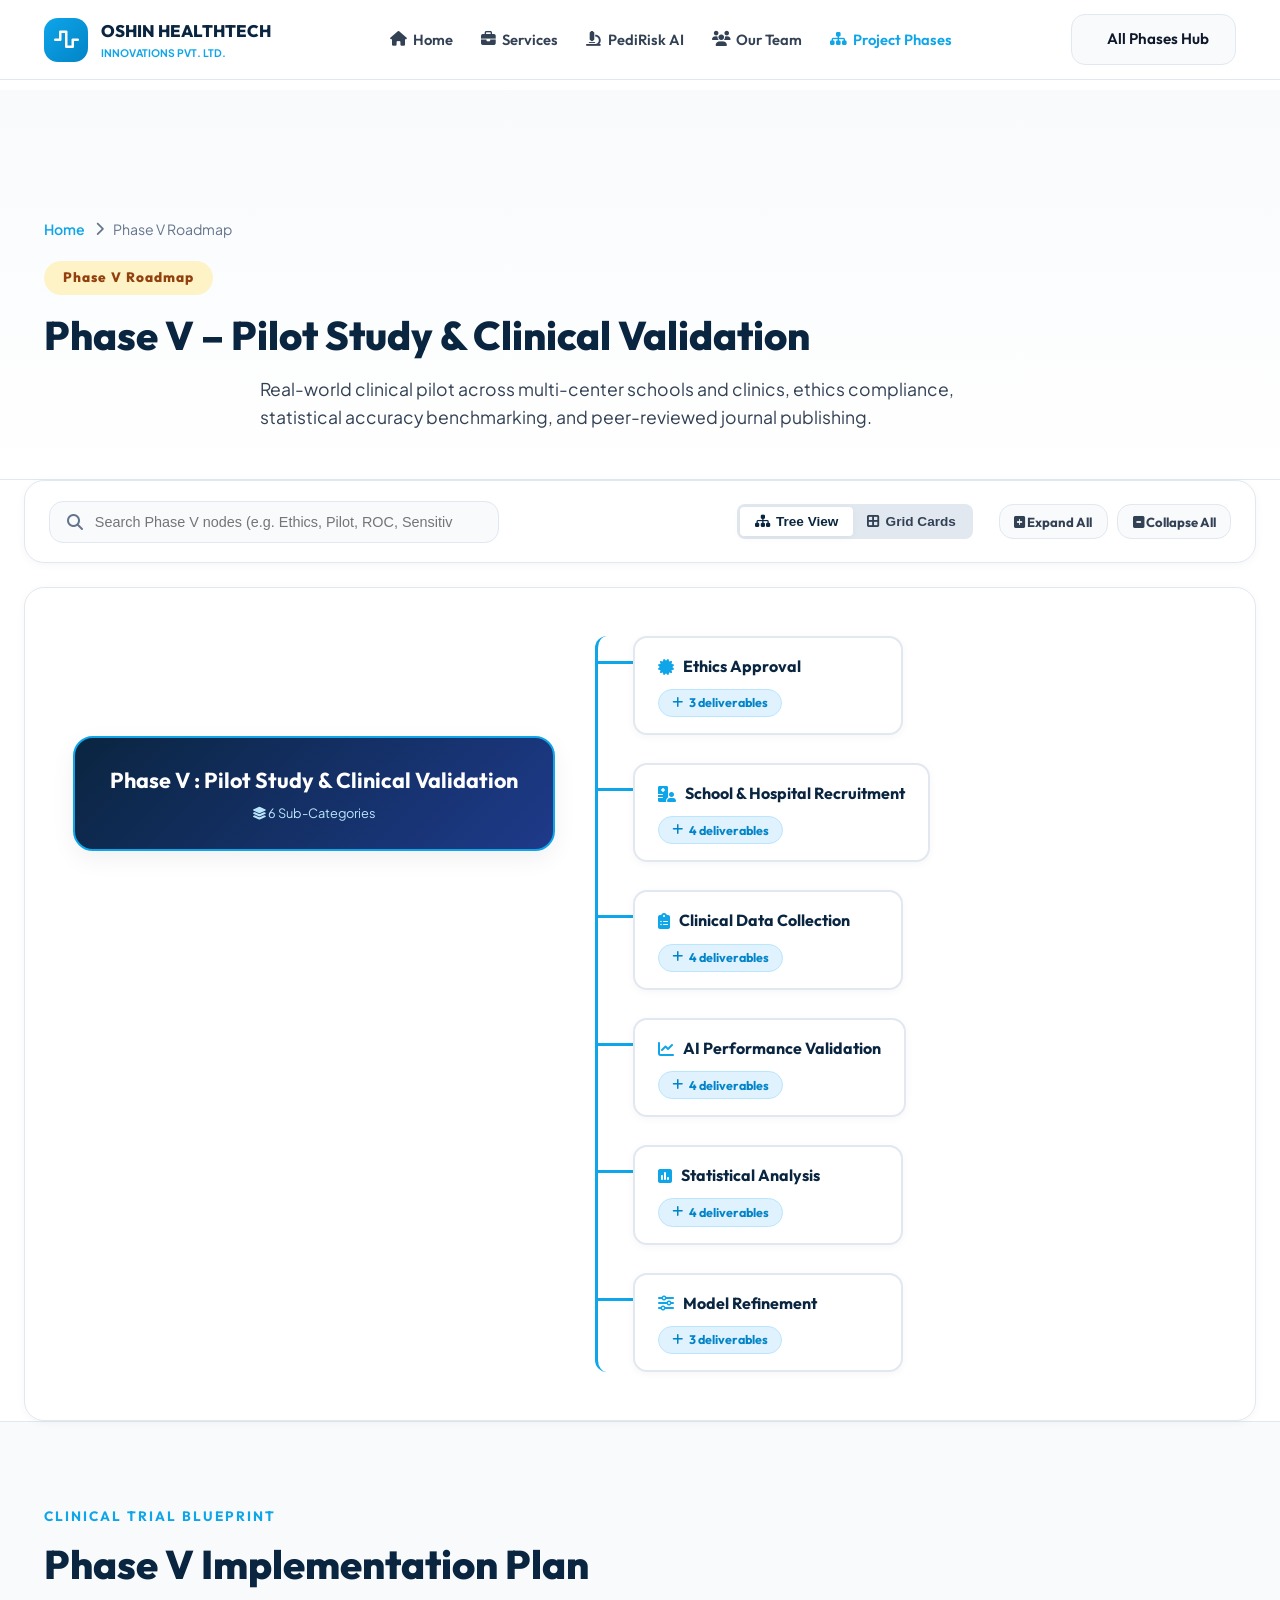
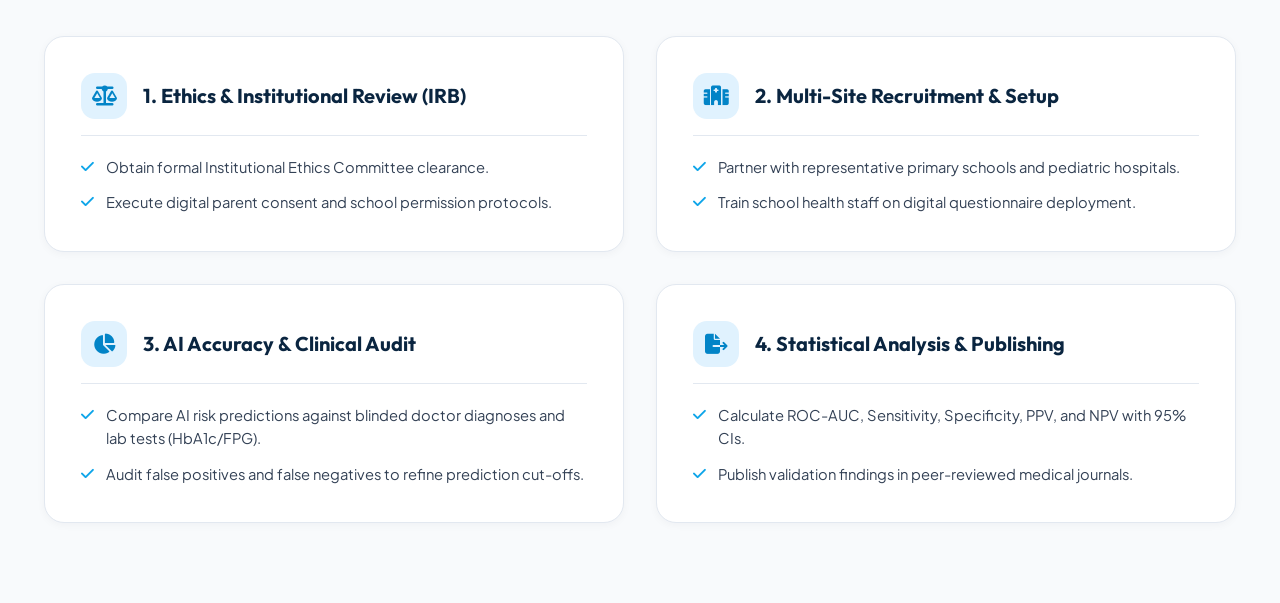
<file: phase5-pilot.html>
<!DOCTYPE html>
<html lang="en">
<head>
    <meta charset="UTF-8">
    <meta name="viewport" content="width=device-width, initial-scale=1.0">
    <title>Phase V: Pilot Study & Clinical Validation | PediRisk AI</title>

    <link rel="preconnect" href="https://fonts.googleapis.com">
    <link rel="preconnect" href="https://fonts.gstatic.com" crossorigin>
    <link href="https://fonts.googleapis.com/css2?family=Outfit:wght@400;500;600;700;800&family=Plus+Jakarta+Sans:wght@400;500;600;700&display=swap" rel="stylesheet">
    <link rel="stylesheet" href="https://cdnjs.cloudflare.com/ajax/libs/font-awesome/6.5.1/css/all.min.css">
    <link rel="stylesheet" href="style.css?v=10">
</head>
<body>

    <header class="navbar" id="navbar">
        <div class="container nav-container">
            <a href="index.html" class="brand-logo">
                <div class="logo-icon"><i class="fa-solid fa-wave-square"></i></div>
                <div class="logo-text">
                    <span class="company-name">OSHIN HEALTHTECH</span>
                    <span class="sub-name">INNOVATIONS PVT. LTD.</span>
                </div>
            </a>

            <nav class="nav-menu" id="navMenu">
                <a href="index.html" class="nav-link"><i class="fa-solid fa-house"></i> Home</a>
                <a href="services.html" class="nav-link"><i class="fa-solid fa-briefcase"></i> Services</a>
                <a href="pedirisk-ai.html" class="nav-link"><i class="fa-solid fa-microscope"></i> PediRisk AI</a>
                <a href="team.html" class="nav-link"><i class="fa-solid fa-users"></i> Our Team</a>
                <a href="index.html#phases-hub" class="nav-link active"><i class="fa-solid fa-sitemap"></i> Project Phases</a>
            </nav>

            <div class="nav-actions">
                <a href="index.html#phases-hub" class="btn btn-secondary"><i class="fa-solid fa-grid-2"></i> All Phases Hub</a>
            </div>
        </div>
    </header>

    <main>
        <section class="phase-page-header">
            <div class="container">
                <div class="breadcrumb-nav">
                    <a href="index.html">Home</a> <i class="fa-solid fa-chevron-right"></i>
                    <span>Phase V Roadmap</span>
                </div>
                <span class="phase-title-badge" style="background:#FEF3C7; color:#92400E;">Phase V Roadmap</span>
                <h1 class="section-title">Phase V – Pilot Study & Clinical Validation</h1>
                <p class="section-description">
                    Real-world clinical pilot across multi-center schools and clinics, ethics compliance, statistical accuracy benchmarking, and peer-reviewed journal publishing.
                </p>
            </div>
        </section>

        <!-- Mind Map Section -->
        <section class="section-padding">
            <div class="container-wide">
                <div class="toolbar-light">
                    <div class="toolbar-search-light">
                        <i class="fa-solid fa-magnifying-glass search-icon-light"></i>
                        <input type="text" id="phaseSearch" placeholder="Search Phase V nodes (e.g. Ethics, Pilot, ROC, Sensitivity...)" aria-label="Search Phase V nodes">
                    </div>
                    <div class="toolbar-actions-light">
                        <div class="view-switcher-group">
                            <button class="btn-view-mode active-mode" id="btnModeTree"><i class="fa-solid fa-sitemap"></i> Tree View</button>
                            <button class="btn-view-mode" id="btnModeGrid"><i class="fa-solid fa-border-all"></i> Grid Cards</button>
                        </div>
                        <button class="btn-ctrl-light" id="btnExpandAll"><i class="fa-solid fa-square-plus"></i> Expand All</button>
                        <button class="btn-ctrl-light" id="btnCollapseAll"><i class="fa-solid fa-square-minus"></i> Collapse All</button>
                    </div>
                </div>

                <div class="mindmap-viewport-light">
                    <div class="mindmap-canvas-light" id="mindmapCanvas"></div>
                </div>
            </div>
        </section>

        <!-- Implementation Plan Section -->
        <section class="plan-section">
            <div class="container">
                <div class="section-header text-center">
                    <span class="section-subtitle">CLINICAL TRIAL BLUEPRINT</span>
                    <h2 class="section-title">Phase V Implementation Plan</h2>
                </div>

                <div class="plan-grid">
                    <div class="plan-card">
                        <div class="plan-card-header">
                            <div class="plan-icon"><i class="fa-solid fa-balance-scale"></i></div>
                            <h3>1. Ethics & Institutional Review (IRB)</h3>
                        </div>
                        <ul class="plan-list">
                            <li><i class="fa-solid fa-check"></i> Obtain formal Institutional Ethics Committee clearance.</li>
                            <li><i class="fa-solid fa-check"></i> Execute digital parent consent and school permission protocols.</li>
                        </ul>
                    </div>

                    <div class="plan-card">
                        <div class="plan-card-header">
                            <div class="plan-icon"><i class="fa-solid fa-hospital"></i></div>
                            <h3>2. Multi-Site Recruitment & Setup</h3>
                        </div>
                        <ul class="plan-list">
                            <li><i class="fa-solid fa-check"></i> Partner with representative primary schools and pediatric hospitals.</li>
                            <li><i class="fa-solid fa-check"></i> Train school health staff on digital questionnaire deployment.</li>
                        </ul>
                    </div>

                    <div class="plan-card">
                        <div class="plan-card-header">
                            <div class="plan-icon"><i class="fa-solid fa-chart-pie"></i></div>
                            <h3>3. AI Accuracy & Clinical Audit</h3>
                        </div>
                        <ul class="plan-list">
                            <li><i class="fa-solid fa-check"></i> Compare AI risk predictions against blinded doctor diagnoses and lab tests (HbA1c/FPG).</li>
                            <li><i class="fa-solid fa-check"></i> Audit false positives and false negatives to refine prediction cut-offs.</li>
                        </ul>
                    </div>

                    <div class="plan-card">
                        <div class="plan-card-header">
                            <div class="plan-icon"><i class="fa-solid fa-file-export"></i></div>
                            <h3>4. Statistical Analysis & Publishing</h3>
                        </div>
                        <ul class="plan-list">
                            <li><i class="fa-solid fa-check"></i> Calculate ROC-AUC, Sensitivity, Specificity, PPV, and NPV with 95% CIs.</li>
                            <li><i class="fa-solid fa-check"></i> Publish validation findings in peer-reviewed medical journals.</li>
                        </ul>
                    </div>
                </div>
            </div>
        </section>
    </main>

    <!-- Node Modal Drawer -->
    <div class="node-modal-backdrop-light" id="nodeModalBackdrop">
        <div class="node-modal-light" id="nodeModal">
            <button class="modal-close" id="modalClose" style="background:#F1F5F9; border:none; width:36px; height:36px; border-radius:50%; cursor:pointer;"><i class="fa-solid fa-xmark"></i></button>
            <div class="modal-header" style="margin-top:1.5rem;">
                <span class="phase-title-badge" id="modalCategory">Sub-Category</span>
                <h3 id="modalNodeTitle" style="font-size:1.6rem; color:var(--accent-navy); margin-top:0.5rem;">Node Title</h3>
            </div>
            <div style="margin-top:1.5rem;">
                <h4 style="color:var(--accent-teal); margin-bottom:0.5rem;"><i class="fa-solid fa-info-circle"></i> Description</h4>
                <p id="modalDescription" style="color:var(--text-secondary); font-size:0.95rem;"></p>
            </div>
            <div style="margin-top:1.5rem;">
                <h4 style="color:var(--accent-teal); margin-bottom:0.5rem;"><i class="fa-solid fa-list-check"></i> Key Components</h4>
                <ul id="modalItemsList" class="plan-list"></ul>
            </div>
        </div>
    </div>

    <script src="mindmap-engine.js?v=10"></script>
    <script>
        const phase5Data = {
            id: 'phase5',
            number: 5,
            title: 'Phase V : Pilot Study & Clinical Validation',
            description: 'Ethics approval, school & hospital recruitment, clinical data collection, AI performance validation, statistical analysis, and model refinement.',
            subCategories: [
                {
                    title: 'Ethics Approval',
                    icon: 'fa-certificate',
                    description: 'Obtaining ethics committee approvals, parental consent forms, and data privacy protocols.',
                    items: ['Ethics Committee Protocol', 'Parental Consent Form', 'Data Privacy Protocol']
                },
                {
                    title: 'School & Hospital Recruitment',
                    icon: 'fa-hospital-user',
                    description: 'Establishing pilot partnerships across schools, hospital centers, clinics, and community programs.',
                    items: ['School Partnerships', 'Hospital Centers', 'Clinic Collaborations', 'Community Screening']
                },
                {
                    title: 'Clinical Data Collection',
                    icon: 'fa-clipboard-list',
                    description: 'Gathering digital questionnaires, anthropometrics, clinical examinations, and lab validations.',
                    items: ['Digital Questionnaire', 'Anthropometric Measurements', 'Clinical Examination', 'Laboratory Validation']
                },
                {
                    title: 'AI Performance Validation',
                    icon: 'fa-chart-line',
                    description: 'Evaluating prediction accuracy, clinical consensus agreement, and false positive/negative audits.',
                    items: ['Prediction Accuracy', 'Clinical Consensus Agreement', 'False Positive Audits', 'False Negative Audits']
                },
                {
                    title: 'Statistical Analysis',
                    icon: 'fa-square-poll-vertical',
                    description: 'Evaluating ROC-AUC, sensitivity, specificity, PPV, NPV, and confidence intervals.',
                    items: ['ROC-AUC Evaluation', 'Sensitivity & Specificity', 'PPV & NPV Metrics', 'Confidence Intervals']
                },
                {
                    title: 'Model Refinement',
                    icon: 'fa-sliders',
                    description: 'Hyperparameter tuning, threshold calibration, and clinical feedback integration.',
                    items: ['Hyperparameter Tuning', 'Threshold Calibration', 'Clinical Feedback Integration']
                }
            ]
        };

        const modalBackdrop = document.getElementById('nodeModalBackdrop');
        const modalClose = document.getElementById('modalClose');

        const engine = new NotebookLMMindMapEngine('mindmapCanvas', null, phase5Data, {
            onNodeClick: (data) => {
                document.getElementById('modalNodeTitle').textContent = data.title;
                document.getElementById('modalCategory').textContent = data.category;
                document.getElementById('modalDescription').textContent = data.description;
                const itemsList = document.getElementById('modalItemsList');
                itemsList.innerHTML = '';
                data.items.forEach(i => {
                    const li = document.createElement('li');
                    li.innerHTML = `<i class="fa-solid fa-check"></i> ${i}`;
                    itemsList.appendChild(li);
                });
                modalBackdrop.classList.add('open');
            }
        });

        modalClose.addEventListener('click', () => modalBackdrop.classList.remove('open'));
        modalBackdrop.addEventListener('click', (e) => {
            if (e.target === modalBackdrop) modalBackdrop.classList.remove('open');
        });

        document.getElementById('btnModeTree').addEventListener('click', (e) => {
            document.getElementById('btnModeTree').classList.add('active-mode');
            document.getElementById('btnModeGrid').classList.remove('active-mode');
            engine.setViewMode('tree');
        });
        document.getElementById('btnModeGrid').addEventListener('click', (e) => {
            document.getElementById('btnModeGrid').classList.add('active-mode');
            document.getElementById('btnModeTree').classList.remove('active-mode');
            engine.setViewMode('grid');
        });

        document.getElementById('phaseSearch').addEventListener('input', (e) => engine.search(e.target.value));
        document.getElementById('btnExpandAll').addEventListener('click', () => engine.expandAll());
        document.getElementById('btnCollapseAll').addEventListener('click', () => engine.collapseAll());
    </script>
</body>
</html>
</file>
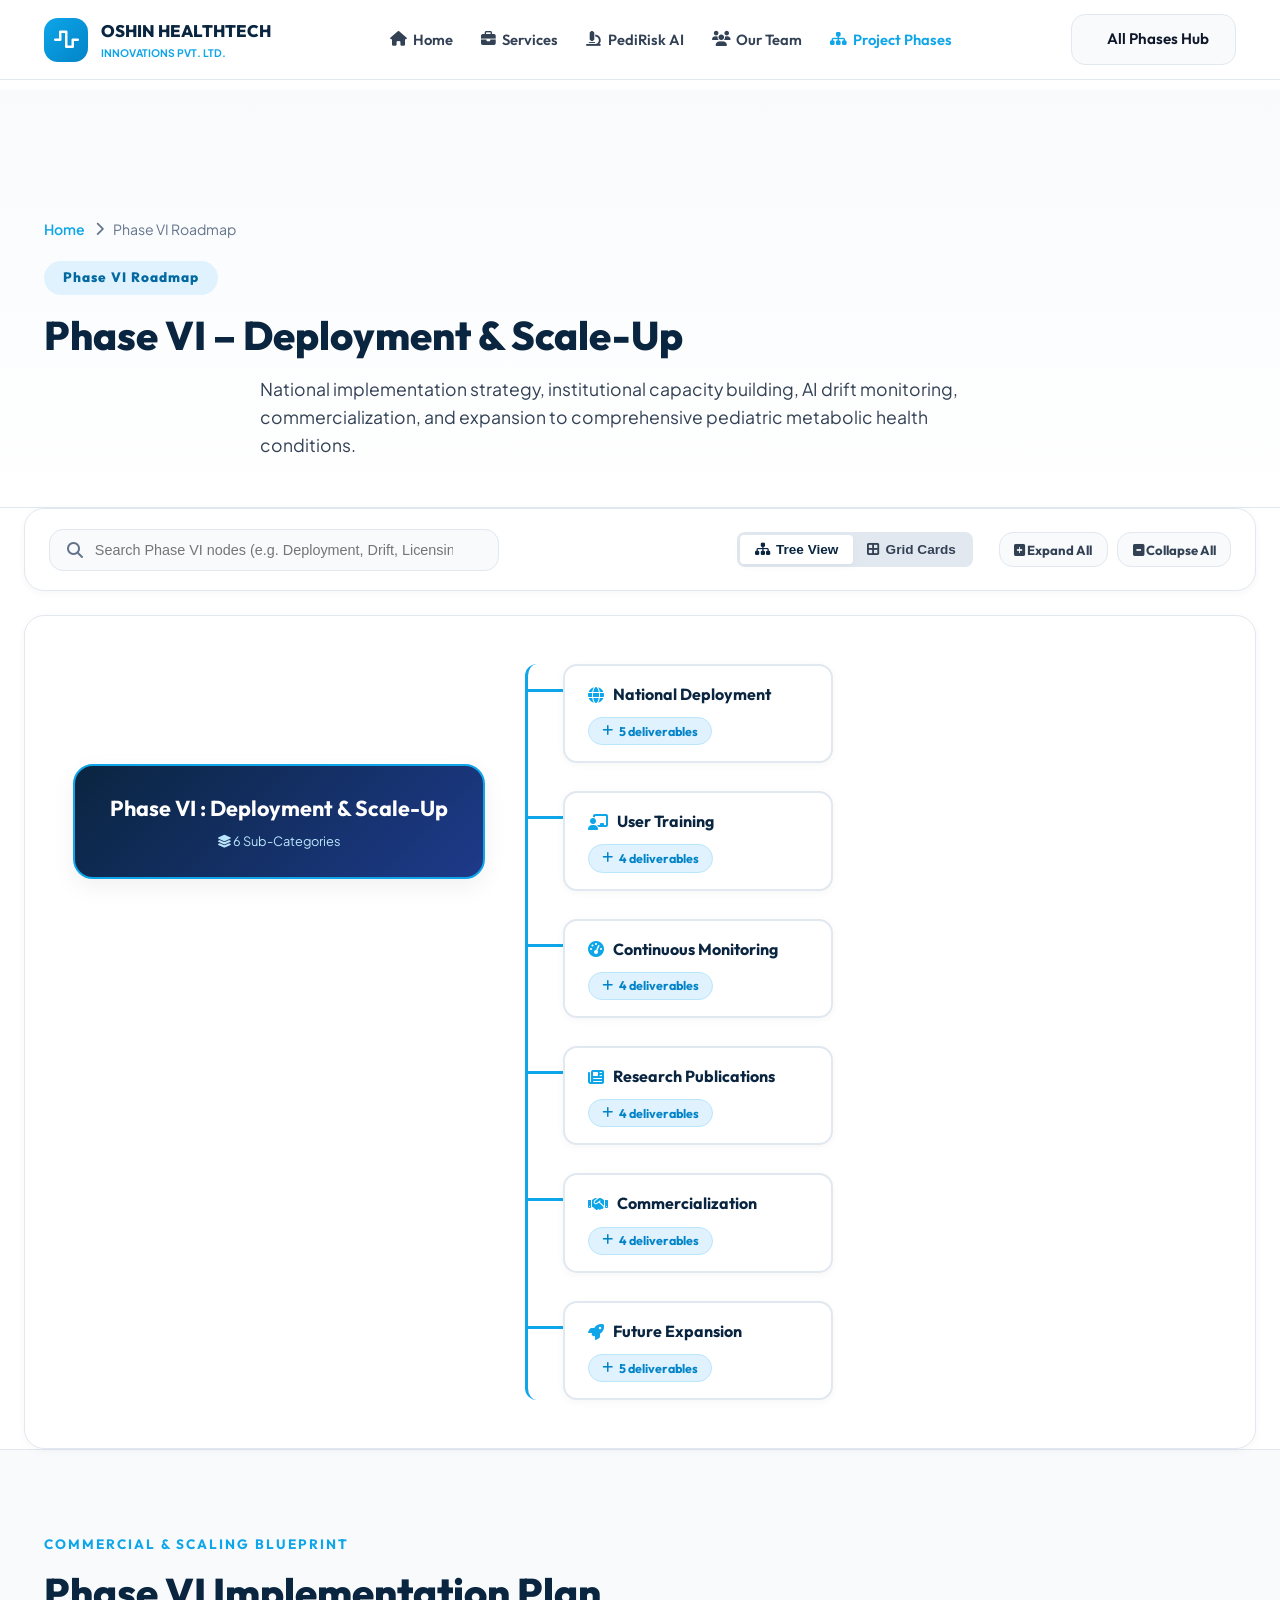
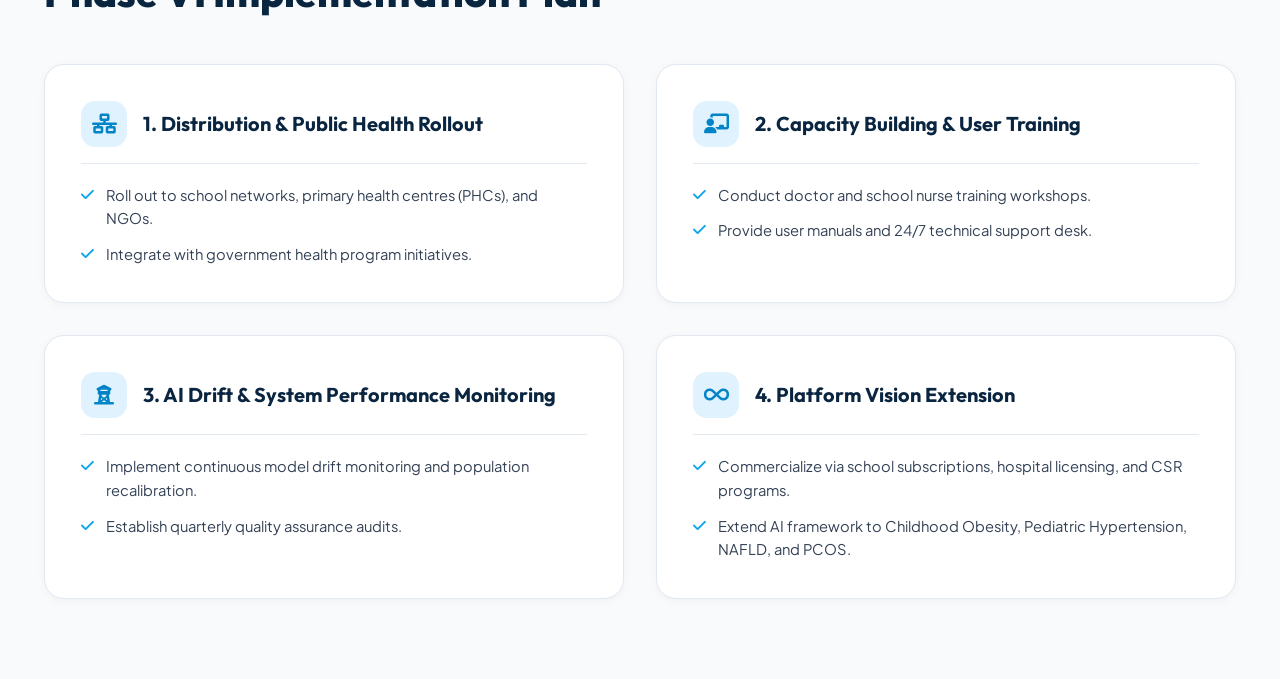
<file: phase6-scale.html>
<!DOCTYPE html>
<html lang="en">
<head>
    <meta charset="UTF-8">
    <meta name="viewport" content="width=device-width, initial-scale=1.0">
    <title>Phase VI: Deployment & Scale-Up | PediRisk AI</title>

    <link rel="preconnect" href="https://fonts.googleapis.com">
    <link rel="preconnect" href="https://fonts.gstatic.com" crossorigin>
    <link href="https://fonts.googleapis.com/css2?family=Outfit:wght@400;500;600;700;800&family=Plus+Jakarta+Sans:wght@400;500;600;700&display=swap" rel="stylesheet">
    <link rel="stylesheet" href="https://cdnjs.cloudflare.com/ajax/libs/font-awesome/6.5.1/css/all.min.css">
    <link rel="stylesheet" href="style.css?v=10">
</head>
<body>

    <header class="navbar" id="navbar">
        <div class="container nav-container">
            <a href="index.html" class="brand-logo">
                <div class="logo-icon"><i class="fa-solid fa-wave-square"></i></div>
                <div class="logo-text">
                    <span class="company-name">OSHIN HEALTHTECH</span>
                    <span class="sub-name">INNOVATIONS PVT. LTD.</span>
                </div>
            </a>

            <nav class="nav-menu" id="navMenu">
                <a href="index.html" class="nav-link"><i class="fa-solid fa-house"></i> Home</a>
                <a href="services.html" class="nav-link"><i class="fa-solid fa-briefcase"></i> Services</a>
                <a href="pedirisk-ai.html" class="nav-link"><i class="fa-solid fa-microscope"></i> PediRisk AI</a>
                <a href="team.html" class="nav-link"><i class="fa-solid fa-users"></i> Our Team</a>
                <a href="index.html#phases-hub" class="nav-link active"><i class="fa-solid fa-sitemap"></i> Project Phases</a>
            </nav>

            <div class="nav-actions">
                <a href="index.html#phases-hub" class="btn btn-secondary"><i class="fa-solid fa-grid-2"></i> All Phases Hub</a>
            </div>
        </div>
    </header>

    <main>
        <section class="phase-page-header">
            <div class="container">
                <div class="breadcrumb-nav">
                    <a href="index.html">Home</a> <i class="fa-solid fa-chevron-right"></i>
                    <span>Phase VI Roadmap</span>
                </div>
                <span class="phase-title-badge" style="background:#E0F2FE; color:#0369A1;">Phase VI Roadmap</span>
                <h1 class="section-title">Phase VI – Deployment & Scale-Up</h1>
                <p class="section-description">
                    National implementation strategy, institutional capacity building, AI drift monitoring, commercialization, and expansion to comprehensive pediatric metabolic health conditions.
                </p>
            </div>
        </section>

        <!-- Mind Map Section -->
        <section class="section-padding">
            <div class="container-wide">
                <div class="toolbar-light">
                    <div class="toolbar-search-light">
                        <i class="fa-solid fa-magnifying-glass search-icon-light"></i>
                        <input type="text" id="phaseSearch" placeholder="Search Phase VI nodes (e.g. Deployment, Drift, Licensing, Obesity...)" aria-label="Search Phase VI nodes">
                    </div>
                    <div class="toolbar-actions-light">
                        <div class="view-switcher-group">
                            <button class="btn-view-mode active-mode" id="btnModeTree"><i class="fa-solid fa-sitemap"></i> Tree View</button>
                            <button class="btn-view-mode" id="btnModeGrid"><i class="fa-solid fa-border-all"></i> Grid Cards</button>
                        </div>
                        <button class="btn-ctrl-light" id="btnExpandAll"><i class="fa-solid fa-square-plus"></i> Expand All</button>
                        <button class="btn-ctrl-light" id="btnCollapseAll"><i class="fa-solid fa-square-minus"></i> Collapse All</button>
                    </div>
                </div>

                <div class="mindmap-viewport-light">
                    <div class="mindmap-canvas-light" id="mindmapCanvas"></div>
                </div>
            </div>
        </section>

        <!-- Implementation Plan Section -->
        <section class="plan-section">
            <div class="container">
                <div class="section-header text-center">
                    <span class="section-subtitle">COMMERCIAL & SCALING BLUEPRINT</span>
                    <h2 class="section-title">Phase VI Implementation Plan</h2>
                </div>

                <div class="plan-grid">
                    <div class="plan-card">
                        <div class="plan-card-header">
                            <div class="plan-icon"><i class="fa-solid fa-network-wired"></i></div>
                            <h3>1. Distribution & Public Health Rollout</h3>
                        </div>
                        <ul class="plan-list">
                            <li><i class="fa-solid fa-check"></i> Roll out to school networks, primary health centres (PHCs), and NGOs.</li>
                            <li><i class="fa-solid fa-check"></i> Integrate with government health program initiatives.</li>
                        </ul>
                    </div>

                    <div class="plan-card">
                        <div class="plan-card-header">
                            <div class="plan-icon"><i class="fa-solid fa-chalkboard-user"></i></div>
                            <h3>2. Capacity Building & User Training</h3>
                        </div>
                        <ul class="plan-list">
                            <li><i class="fa-solid fa-check"></i> Conduct doctor and school nurse training workshops.</li>
                            <li><i class="fa-solid fa-check"></i> Provide user manuals and 24/7 technical support desk.</li>
                        </ul>
                    </div>

                    <div class="plan-card">
                        <div class="plan-card-header">
                            <div class="plan-icon"><i class="fa-solid fa-tower-observation"></i></div>
                            <h3>3. AI Drift & System Performance Monitoring</h3>
                        </div>
                        <ul class="plan-list">
                            <li><i class="fa-solid fa-check"></i> Implement continuous model drift monitoring and population recalibration.</li>
                            <li><i class="fa-solid fa-check"></i> Establish quarterly quality assurance audits.</li>
                        </ul>
                    </div>

                    <div class="plan-card">
                        <div class="plan-card-header">
                            <div class="plan-icon"><i class="fa-solid fa-infinity"></i></div>
                            <h3>4. Platform Vision Extension</h3>
                        </div>
                        <ul class="plan-list">
                            <li><i class="fa-solid fa-check"></i> Commercialize via school subscriptions, hospital licensing, and CSR programs.</li>
                            <li><i class="fa-solid fa-check"></i> Extend AI framework to Childhood Obesity, Pediatric Hypertension, NAFLD, and PCOS.</li>
                        </ul>
                    </div>
                </div>
            </div>
        </section>
    </main>

    <!-- Node Modal Drawer -->
    <div class="node-modal-backdrop-light" id="nodeModalBackdrop">
        <div class="node-modal-light" id="nodeModal">
            <button class="modal-close" id="modalClose" style="background:#F1F5F9; border:none; width:36px; height:36px; border-radius:50%; cursor:pointer;"><i class="fa-solid fa-xmark"></i></button>
            <div class="modal-header" style="margin-top:1.5rem;">
                <span class="phase-title-badge" id="modalCategory">Sub-Category</span>
                <h3 id="modalNodeTitle" style="font-size:1.6rem; color:var(--accent-navy); margin-top:0.5rem;">Node Title</h3>
            </div>
            <div style="margin-top:1.5rem;">
                <h4 style="color:var(--accent-teal); margin-bottom:0.5rem;"><i class="fa-solid fa-info-circle"></i> Description</h4>
                <p id="modalDescription" style="color:var(--text-secondary); font-size:0.95rem;"></p>
            </div>
            <div style="margin-top:1.5rem;">
                <h4 style="color:var(--accent-teal); margin-bottom:0.5rem;"><i class="fa-solid fa-list-check"></i> Key Components</h4>
                <ul id="modalItemsList" class="plan-list"></ul>
            </div>
        </div>
    </div>

    <script src="mindmap-engine.js?v=10"></script>
    <script>
        const phase6Data = {
            id: 'phase6',
            number: 6,
            title: 'Phase VI : Deployment & Scale-Up',
            description: 'National deployment, user training, continuous monitoring, research publications, commercialization, and future platform expansion.',
            subCategories: [
                {
                    title: 'National Deployment',
                    icon: 'fa-globe',
                    description: 'Rolling out across schools, hospitals, primary health centres, NGOs, and government programs.',
                    items: ['Schools Rollout', 'Hospital Integration', 'Primary Health Centres', 'NGO Programs', 'Government Health Initiatives']
                },
                {
                    title: 'User Training',
                    icon: 'fa-chalkboard-user',
                    description: 'Training programs for doctors, school staff, user manuals, and technical support lines.',
                    items: ['Doctor Training', 'School Staff Training', 'User Manuals & Guides', 'Technical Support Line']
                },
                {
                    title: 'Continuous Monitoring',
                    icon: 'fa-gauge-high',
                    description: 'Tracking system performance, AI data drift monitoring, user feedback collection, and model recalibration.',
                    items: ['System Uptime Performance', 'AI Data Drift Monitoring', 'User Feedback Collection', 'Model Recalibration']
                },
                {
                    title: 'Research Publications',
                    icon: 'fa-newspaper',
                    description: 'Publishing peer-reviewed journal papers, conference presentations, whitepapers, and grant reports.',
                    items: ['Journal Publications', 'Conference Presentations', 'Clinical Whitepapers', 'Grant Reports']
                },
                {
                    title: 'Commercialization',
                    icon: 'fa-handshake',
                    description: 'Institutional licensing, SaaS subscriptions, government partnerships, and enterprise integration.',
                    items: ['Institutional Licensing', 'SaaS Subscriptions', 'Government Partnerships', 'Enterprise Integration']
                },
                {
                    title: 'Future Expansion',
                    icon: 'fa-rocket',
                    description: 'Expanding the platform into childhood obesity, hypertension, NAFLD, and PCOS pediatric risk prediction.',
                    items: ['Childhood Obesity Module', 'Hypertension Screening', 'NAFLD Prediction', 'PCOS Risk Assessment', 'Integrated Pediatric AI Platform']
                }
            ]
        };

        const modalBackdrop = document.getElementById('nodeModalBackdrop');
        const modalClose = document.getElementById('modalClose');

        const engine = new NotebookLMMindMapEngine('mindmapCanvas', null, phase6Data, {
            onNodeClick: (data) => {
                document.getElementById('modalNodeTitle').textContent = data.title;
                document.getElementById('modalCategory').textContent = data.category;
                document.getElementById('modalDescription').textContent = data.description;
                const itemsList = document.getElementById('modalItemsList');
                itemsList.innerHTML = '';
                data.items.forEach(i => {
                    const li = document.createElement('li');
                    li.innerHTML = `<i class="fa-solid fa-check"></i> ${i}`;
                    itemsList.appendChild(li);
                });
                modalBackdrop.classList.add('open');
            }
        });

        modalClose.addEventListener('click', () => modalBackdrop.classList.remove('open'));
        modalBackdrop.addEventListener('click', (e) => {
            if (e.target === modalBackdrop) modalBackdrop.classList.remove('open');
        });

        document.getElementById('btnModeTree').addEventListener('click', (e) => {
            document.getElementById('btnModeTree').classList.add('active-mode');
            document.getElementById('btnModeGrid').classList.remove('active-mode');
            engine.setViewMode('tree');
        });
        document.getElementById('btnModeGrid').addEventListener('click', (e) => {
            document.getElementById('btnModeGrid').classList.add('active-mode');
            document.getElementById('btnModeTree').classList.remove('active-mode');
            engine.setViewMode('grid');
        });

        document.getElementById('phaseSearch').addEventListener('input', (e) => engine.search(e.target.value));
        document.getElementById('btnExpandAll').addEventListener('click', () => engine.expandAll());
        document.getElementById('btnCollapseAll').addEventListener('click', () => engine.collapseAll());
    </script>
</body>
</html>
</file>
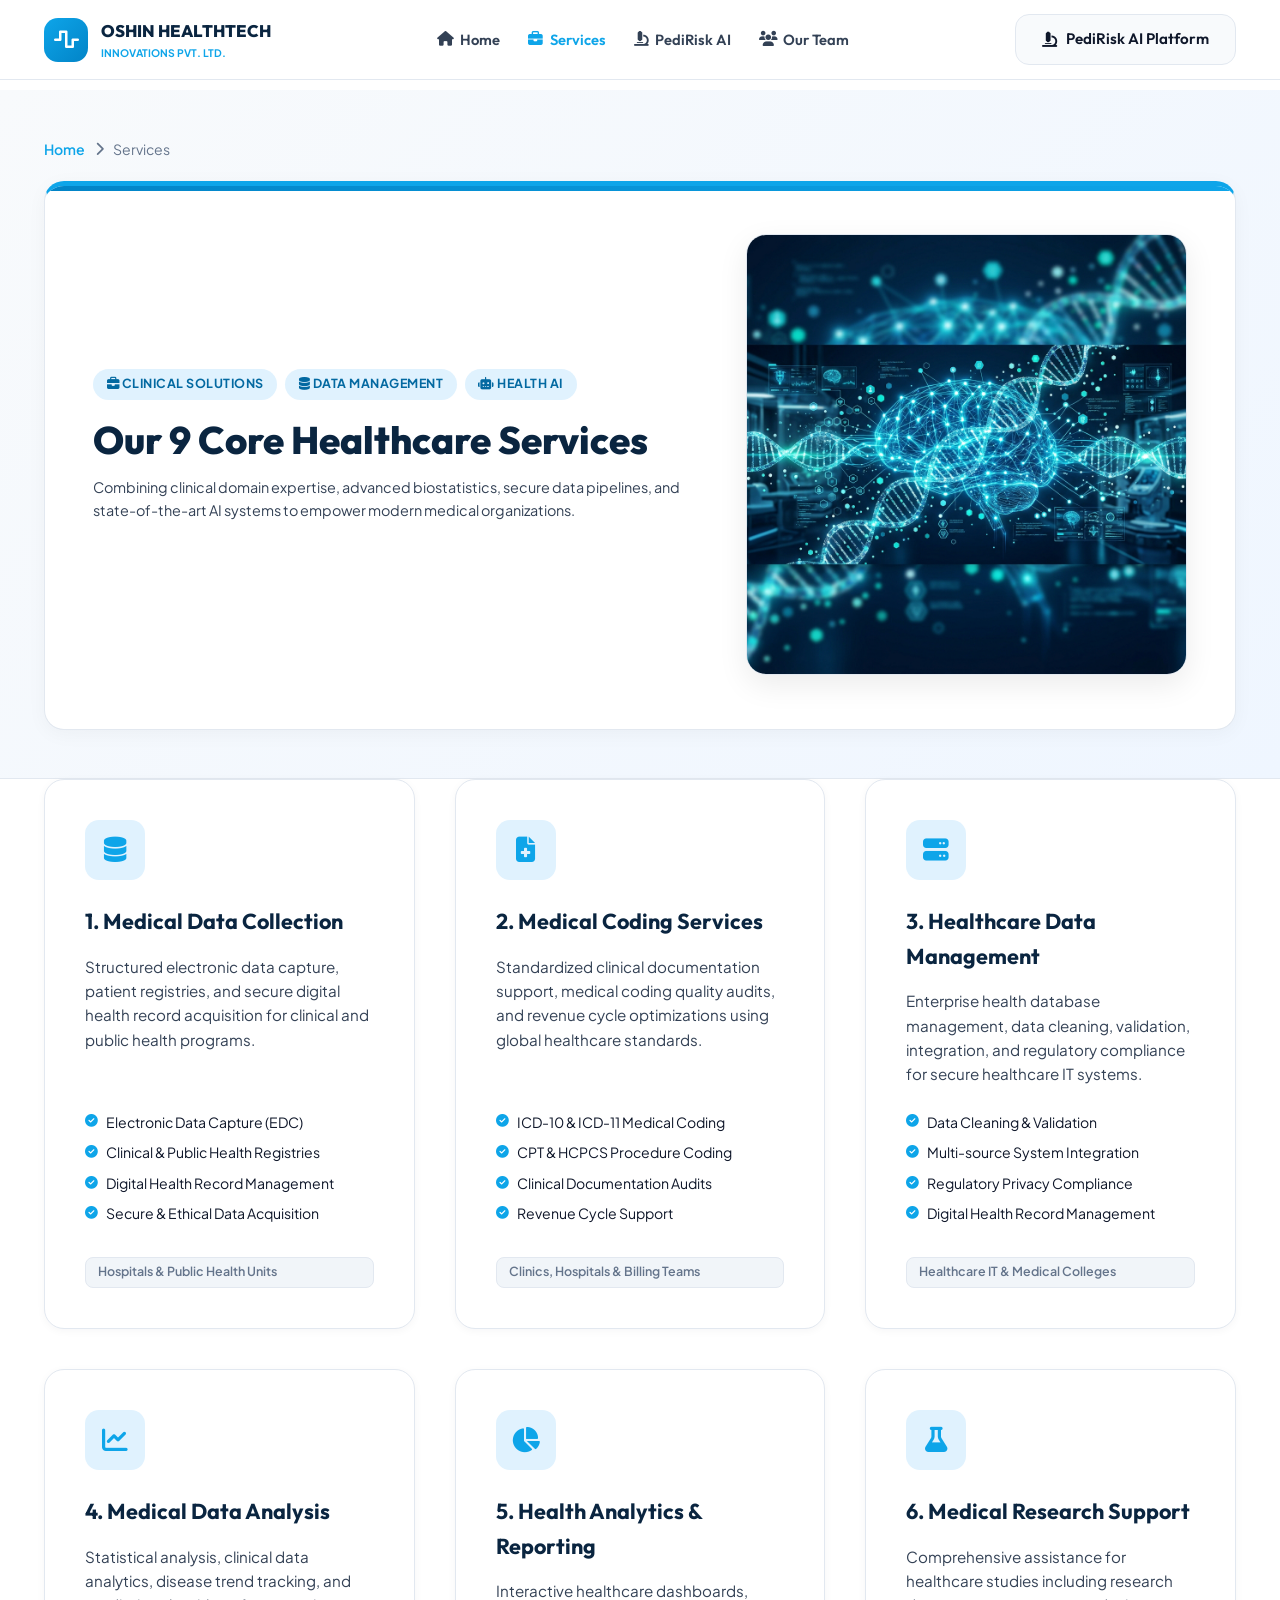
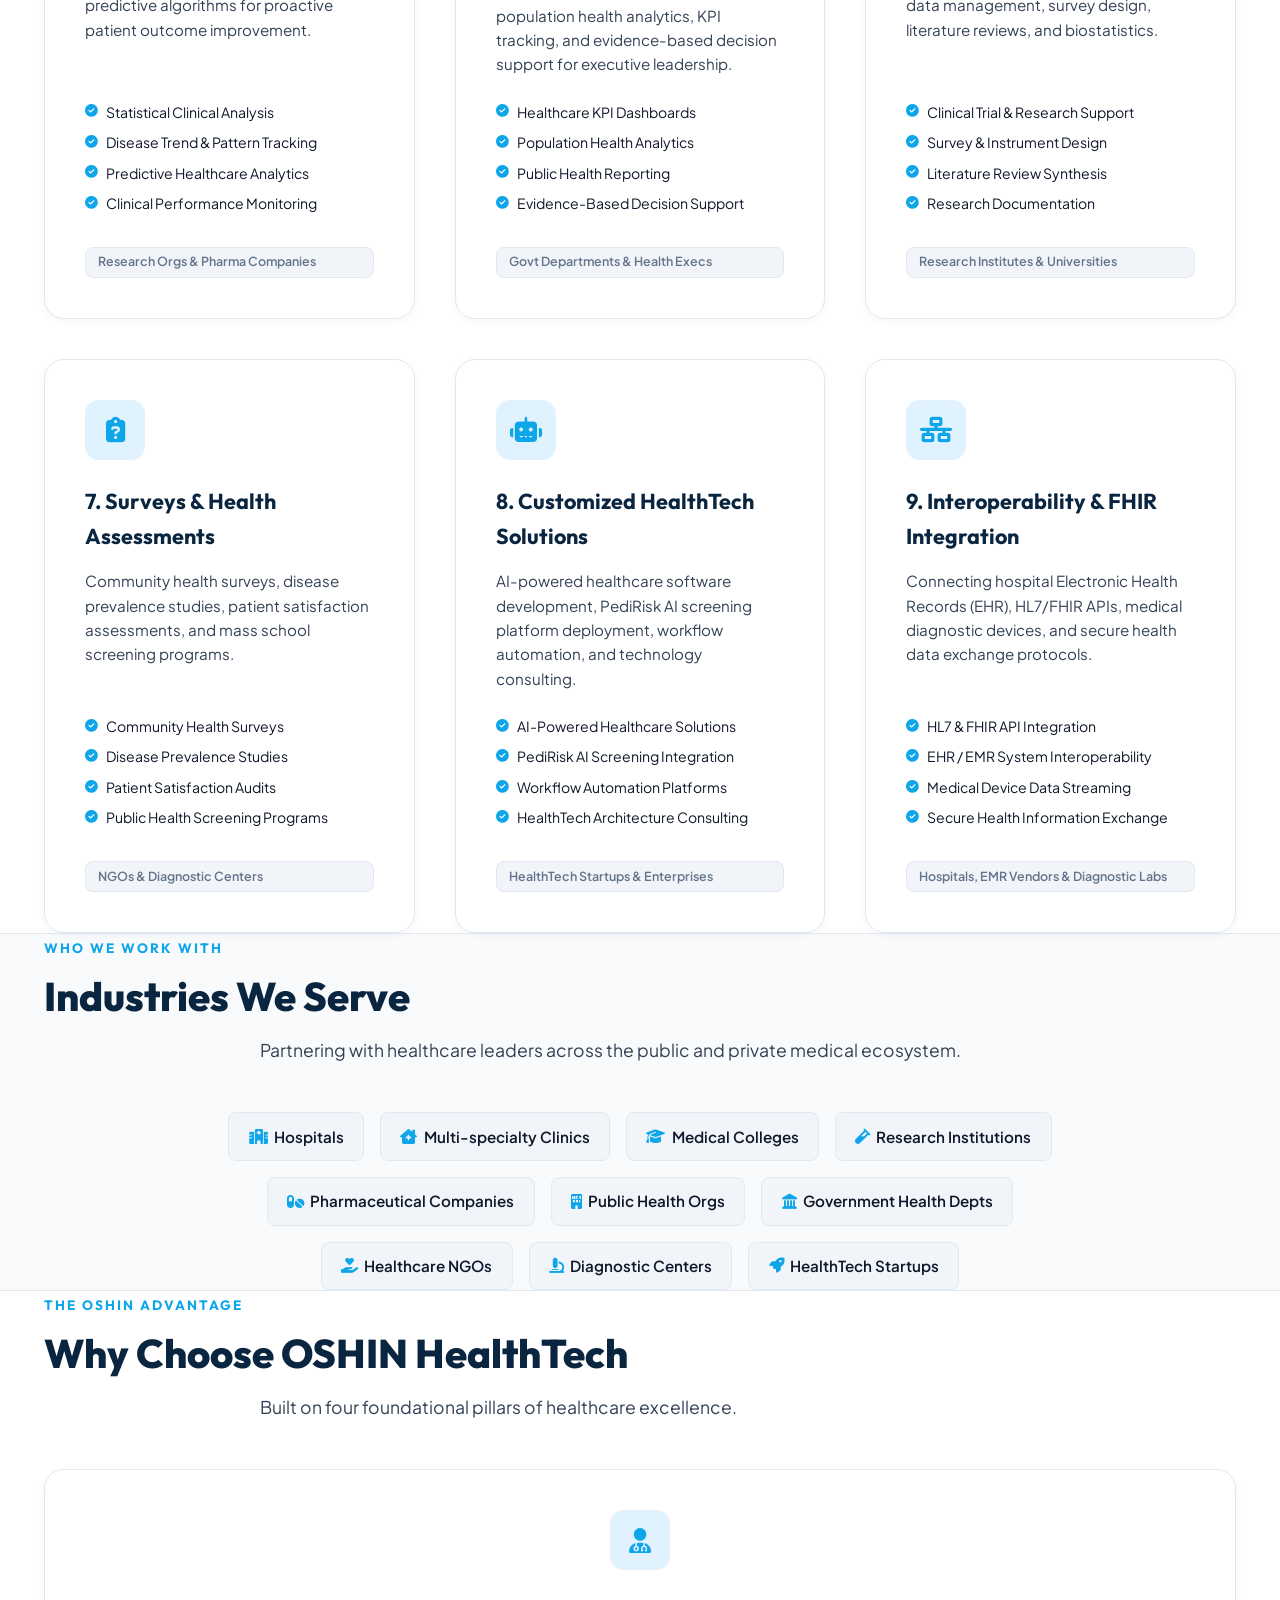
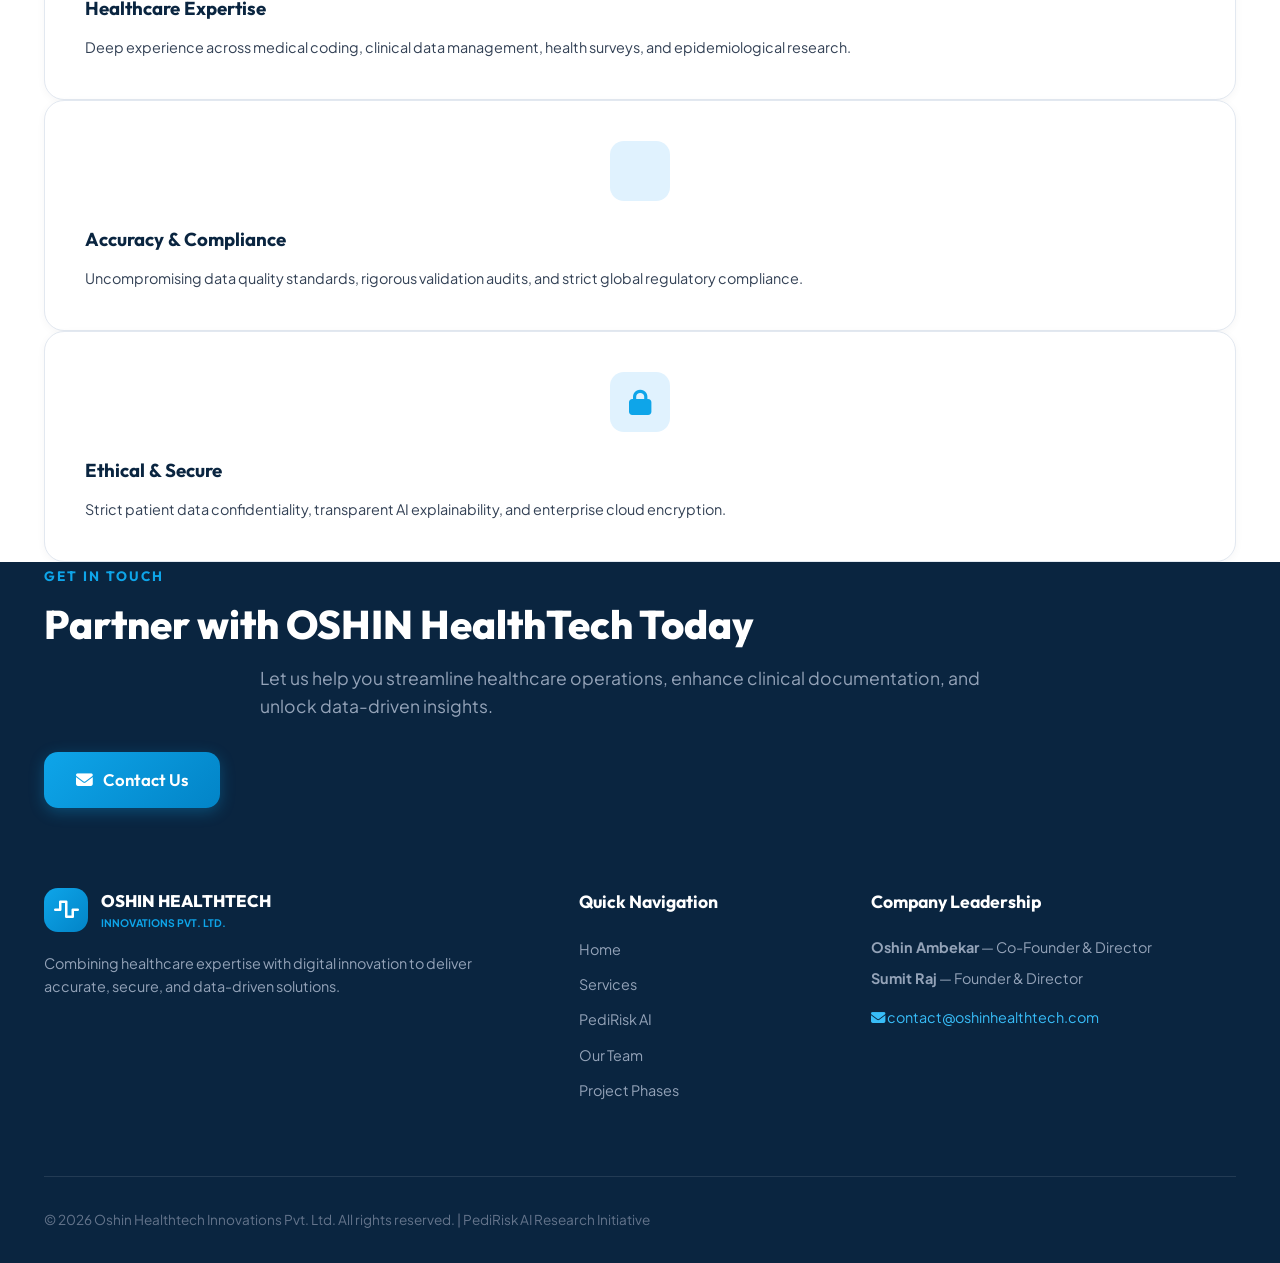
<file: services.html>
<!DOCTYPE html>
<html lang="en">
<head>
    <meta charset="UTF-8">
    <meta name="viewport" content="width=device-width, initial-scale=1.0">
    <meta name="description" content="Oshin Healthtech Innovations Pvt. Ltd. - 9 Core Healthcare Services: Data Collection, Medical Coding, Data Analytics, Research Support, & HealthTech Solutions.">
    <title>Services & Solutions | Oshin Healthtech Innovations</title>

    <link rel="preconnect" href="https://fonts.googleapis.com">
    <link rel="preconnect" href="https://fonts.gstatic.com" crossorigin>
    <link href="https://fonts.googleapis.com/css2?family=Outfit:wght@400;500;600;700;800&family=Plus+Jakarta+Sans:wght@400;500;600;700&display=swap" rel="stylesheet">
    <link rel="stylesheet" href="https://cdnjs.cloudflare.com/ajax/libs/font-awesome/6.5.1/css/all.min.css">
    <link rel="stylesheet" href="style.css?v=9">
</head>
<body>

    <header class="navbar" id="navbar">
        <div class="container nav-container">
            <a href="index.html" class="brand-logo">
                <div class="logo-icon"><i class="fa-solid fa-wave-square"></i></div>
                <div class="logo-text">
                    <span class="company-name">OSHIN HEALTHTECH</span>
                    <span class="sub-name">INNOVATIONS PVT. LTD.</span>
                </div>
            </a>

            <nav class="nav-menu" id="navMenu">
                <a href="index.html" class="nav-link"><i class="fa-solid fa-house"></i> Home</a>
                <a href="services.html" class="nav-link active"><i class="fa-solid fa-briefcase"></i> Services</a>
                <a href="pedirisk-ai.html" class="nav-link"><i class="fa-solid fa-microscope"></i> PediRisk AI</a>
                <a href="team.html" class="nav-link"><i class="fa-solid fa-users"></i> Our Team</a>
            </nav>

            <div class="nav-actions">
                <a href="pedirisk-ai.html" class="btn btn-secondary"><i class="fa-solid fa-microscope"></i> PediRisk AI Platform</a>
            </div>
        </div>
    </header>

    <main>
        <!-- Redesigned Premium Hero Header Section -->
        <section class="hero-light" style="padding: 3rem 0; background: linear-gradient(135deg, #F8FAFC 0%, #EFF6FF 100%); border-bottom:1px solid #E2E8F0;">
            <div class="container">
                <div class="breadcrumb-nav" style="margin-bottom:1.25rem;">
                    <a href="index.html">Home</a> <i class="fa-solid fa-chevron-right"></i>
                    <span>Services</span>
                </div>

                <div class="ui-card-feature" style="padding: 3rem !important; border-top: 5px solid var(--accent-teal) !important;">
                    <div class="hero-card-grid">
                        <div>
                            <div style="display:flex; gap:0.5rem; flex-wrap:wrap; margin-bottom:1rem;">
                                <span class="ui-card-badge" style="background:#E0F2FE; color:#0369A1;"><i class="fa-solid fa-briefcase"></i> CLINICAL SOLUTIONS</span>
                                <span class="ui-card-badge" style="background:#DCFCE7; color:#15803D;"><i class="fa-solid fa-database"></i> DATA MANAGEMENT</span>
                                <span class="ui-card-badge" style="background:#F3E8FF; color:#7E22CE;"><i class="fa-solid fa-robot"></i> HEALTH AI</span>
                            </div>
                            
                            <h1 class="hero-title" style="font-size: 2.4rem; line-height: 1.25; margin: 0.75rem 0; color:var(--accent-navy);">
                                Our 9 Core Healthcare Services
                            </h1>
                            
                            <p class="hero-description" style="font-size: 1.05rem; line-height: 1.65; color:var(--text-primary);">
                                Combining clinical domain expertise, advanced biostatistics, secure data pipelines, and state-of-the-art AI systems to empower modern medical organizations.
                            </p>
                        </div>

                        <div class="hero-image-card">
                            <img src="assets/hero_banner.png" alt="Oshin Healthcare Services Portal" class="hero-img" style="width:100%; height:auto; border-radius:var(--radius-lg); box-shadow:0 10px 30px rgba(0,0,0,0.08); border:1px solid #E2E8F0;">
                        </div>
                    </div>
                </div>
            </div>
        </section>

        <!-- 9 Core Services Grid -->
        <section class="section-padding">
            <div class="container">
                <div class="services-grid">
                    
                    <!-- Service 1 -->
                    <div class="service-card">
                        <div class="service-icon-box"><i class="fa-solid fa-database"></i></div>
                        <h3>1. Medical Data Collection</h3>
                        <p>Structured electronic data capture, patient registries, and secure digital health record acquisition for clinical and public health programs.</p>
                        <ul class="service-features-list">
                            <li><i class="fa-solid fa-circle-check"></i> Electronic Data Capture (EDC)</li>
                            <li><i class="fa-solid fa-circle-check"></i> Clinical & Public Health Registries</li>
                            <li><i class="fa-solid fa-circle-check"></i> Digital Health Record Management</li>
                            <li><i class="fa-solid fa-circle-check"></i> Secure & Ethical Data Acquisition</li>
                        </ul>
                        <span class="service-target-tag">Hospitals & Public Health Units</span>
                    </div>

                    <!-- Service 2 -->
                    <div class="service-card">
                        <div class="service-icon-box"><i class="fa-solid fa-file-medical"></i></div>
                        <h3>2. Medical Coding Services</h3>
                        <p>Standardized clinical documentation support, medical coding quality audits, and revenue cycle optimizations using global healthcare standards.</p>
                        <ul class="service-features-list">
                            <li><i class="fa-solid fa-circle-check"></i> ICD-10 & ICD-11 Medical Coding</li>
                            <li><i class="fa-solid fa-circle-check"></i> CPT & HCPCS Procedure Coding</li>
                            <li><i class="fa-solid fa-circle-check"></i> Clinical Documentation Audits</li>
                            <li><i class="fa-solid fa-circle-check"></i> Revenue Cycle Support</li>
                        </ul>
                        <span class="service-target-tag">Clinics, Hospitals & Billing Teams</span>
                    </div>

                    <!-- Service 3 -->
                    <div class="service-card">
                        <div class="service-icon-box"><i class="fa-solid fa-server"></i></div>
                        <h3>3. Healthcare Data Management</h3>
                        <p>Enterprise health database management, data cleaning, validation, integration, and regulatory compliance for secure healthcare IT systems.</p>
                        <ul class="service-features-list">
                            <li><i class="fa-solid fa-circle-check"></i> Data Cleaning & Validation</li>
                            <li><i class="fa-solid fa-circle-check"></i> Multi-source System Integration</li>
                            <li><i class="fa-solid fa-circle-check"></i> Regulatory Privacy Compliance</li>
                            <li><i class="fa-solid fa-circle-check"></i> Digital Health Record Management</li>
                        </ul>
                        <span class="service-target-tag">Healthcare IT & Medical Colleges</span>
                    </div>

                    <!-- Service 4 -->
                    <div class="service-card">
                        <div class="service-icon-box"><i class="fa-solid fa-chart-line"></i></div>
                        <h3>4. Medical Data Analysis</h3>
                        <p>Statistical analysis, clinical data analytics, disease trend tracking, and predictive algorithms for proactive patient outcome improvement.</p>
                        <ul class="service-features-list">
                            <li><i class="fa-solid fa-circle-check"></i> Statistical Clinical Analysis</li>
                            <li><i class="fa-solid fa-circle-check"></i> Disease Trend & Pattern Tracking</li>
                            <li><i class="fa-solid fa-circle-check"></i> Predictive Healthcare Analytics</li>
                            <li><i class="fa-solid fa-circle-check"></i> Clinical Performance Monitoring</li>
                        </ul>
                        <span class="service-target-tag">Research Orgs & Pharma Companies</span>
                    </div>

                    <!-- Service 5 -->
                    <div class="service-card">
                        <div class="service-icon-box"><i class="fa-solid fa-chart-pie"></i></div>
                        <h3>5. Health Analytics & Reporting</h3>
                        <p>Interactive healthcare dashboards, population health analytics, KPI tracking, and evidence-based decision support for executive leadership.</p>
                        <ul class="service-features-list">
                            <li><i class="fa-solid fa-circle-check"></i> Healthcare KPI Dashboards</li>
                            <li><i class="fa-solid fa-circle-check"></i> Population Health Analytics</li>
                            <li><i class="fa-solid fa-circle-check"></i> Public Health Reporting</li>
                            <li><i class="fa-solid fa-circle-check"></i> Evidence-Based Decision Support</li>
                        </ul>
                        <span class="service-target-tag">Govt Departments & Health Execs</span>
                    </div>

                    <!-- Service 6 -->
                    <div class="service-card">
                        <div class="service-icon-box"><i class="fa-solid fa-flask"></i></div>
                        <h3>6. Medical Research Support</h3>
                        <p>Comprehensive assistance for healthcare studies including research data management, survey design, literature reviews, and biostatistics.</p>
                        <ul class="service-features-list">
                            <li><i class="fa-solid fa-circle-check"></i> Clinical Trial & Research Support</li>
                            <li><i class="fa-solid fa-circle-check"></i> Survey & Instrument Design</li>
                            <li><i class="fa-solid fa-circle-check"></i> Literature Review Synthesis</li>
                            <li><i class="fa-solid fa-circle-check"></i> Research Documentation</li>
                        </ul>
                        <span class="service-target-tag">Research Institutes & Universities</span>
                    </div>

                    <!-- Service 7 -->
                    <div class="service-card">
                        <div class="service-icon-box"><i class="fa-solid fa-clipboard-question"></i></div>
                        <h3>7. Surveys & Health Assessments</h3>
                        <p>Community health surveys, disease prevalence studies, patient satisfaction assessments, and mass school screening programs.</p>
                        <ul class="service-features-list">
                            <li><i class="fa-solid fa-circle-check"></i> Community Health Surveys</li>
                            <li><i class="fa-solid fa-circle-check"></i> Disease Prevalence Studies</li>
                            <li><i class="fa-solid fa-circle-check"></i> Patient Satisfaction Audits</li>
                            <li><i class="fa-solid fa-circle-check"></i> Public Health Screening Programs</li>
                        </ul>
                        <span class="service-target-tag">NGOs & Diagnostic Centers</span>
                    </div>

                    <!-- Service 8 -->
                    <div class="service-card">
                        <div class="service-icon-box"><i class="fa-solid fa-robot"></i></div>
                        <h3>8. Customized HealthTech Solutions</h3>
                        <p>AI-powered healthcare software development, PediRisk AI screening platform deployment, workflow automation, and technology consulting.</p>
                        <ul class="service-features-list">
                            <li><i class="fa-solid fa-circle-check"></i> AI-Powered Healthcare Solutions</li>
                            <li><i class="fa-solid fa-circle-check"></i> PediRisk AI Screening Integration</li>
                            <li><i class="fa-solid fa-circle-check"></i> Workflow Automation Platforms</li>
                            <li><i class="fa-solid fa-circle-check"></i> HealthTech Architecture Consulting</li>
                        </ul>
                        <span class="service-target-tag">HealthTech Startups & Enterprises</span>
                    </div>

                    <!-- Service 9 (NEW) -->
                    <div class="service-card">
                        <div class="service-icon-box"><i class="fa-solid fa-network-wired"></i></div>
                        <h3>9. Interoperability & FHIR Integration</h3>
                        <p>Connecting hospital Electronic Health Records (EHR), HL7/FHIR APIs, medical diagnostic devices, and secure health data exchange protocols.</p>
                        <ul class="service-features-list">
                            <li><i class="fa-solid fa-circle-check"></i> HL7 & FHIR API Integration</li>
                            <li><i class="fa-solid fa-circle-check"></i> EHR / EMR System Interoperability</li>
                            <li><i class="fa-solid fa-circle-check"></i> Medical Device Data Streaming</li>
                            <li><i class="fa-solid fa-circle-check"></i> Secure Health Information Exchange</li>
                        </ul>
                        <span class="service-target-tag">Hospitals, EMR Vendors & Diagnostic Labs</span>
                    </div>

                </div>
            </div>
        </section>

        <!-- Industries Served Section -->
        <section class="section-padding" style="background:#F8FAFC; border-top:1px solid #E2E8F0; border-bottom:1px solid #E2E8F0;">
            <div class="container">
                <div class="section-header text-center">
                    <span class="section-subtitle">WHO WE WORK WITH</span>
                    <h2 class="section-title">Industries We Serve</h2>
                    <p class="section-description">Partnering with healthcare leaders across the public and private medical ecosystem.</p>
                </div>

                <div class="tag-cloud" style="justify-content:center; gap:1rem; max-width:900px; margin:0 auto;">
                    <span class="badge-tag" style="padding:0.7rem 1.2rem; font-size:0.95rem;"><i class="fa-solid fa-hospital"></i> Hospitals</span>
                    <span class="badge-tag" style="padding:0.7rem 1.2rem; font-size:0.95rem;"><i class="fa-solid fa-clinic-medical"></i> Multi-specialty Clinics</span>
                    <span class="badge-tag" style="padding:0.7rem 1.2rem; font-size:0.95rem;"><i class="fa-solid fa-graduation-cap"></i> Medical Colleges</span>
                    <span class="badge-tag" style="padding:0.7rem 1.2rem; font-size:0.95rem;"><i class="fa-solid fa-vial"></i> Research Institutions</span>
                    <span class="badge-tag" style="padding:0.7rem 1.2rem; font-size:0.95rem;"><i class="fa-solid fa-pills"></i> Pharmaceutical Companies</span>
                    <span class="badge-tag" style="padding:0.7rem 1.2rem; font-size:0.95rem;"><i class="fa-solid fa-building-ngo"></i> Public Health Orgs</span>
                    <span class="badge-tag" style="padding:0.7rem 1.2rem; font-size:0.95rem;"><i class="fa-solid fa-landmark"></i> Government Health Depts</span>
                    <span class="badge-tag" style="padding:0.7rem 1.2rem; font-size:0.95rem;"><i class="fa-solid fa-hand-holding-heart"></i> Healthcare NGOs</span>
                    <span class="badge-tag" style="padding:0.7rem 1.2rem; font-size:0.95rem;"><i class="fa-solid fa-microscope"></i> Diagnostic Centers</span>
                    <span class="badge-tag" style="padding:0.7rem 1.2rem; font-size:0.95rem;"><i class="fa-solid fa-rocket"></i> HealthTech Startups</span>
                </div>
            </div>
        </section>

        <!-- Why Choose OSHIN Section -->
        <section class="section-padding">
            <div class="container">
                <div class="section-header text-center">
                    <span class="section-subtitle">THE OSHIN ADVANTAGE</span>
                    <h2 class="section-title">Why Choose OSHIN HealthTech</h2>
                    <p class="section-description">Built on four foundational pillars of healthcare excellence.</p>
                </div>

                <div class="grid-3">
                    <div class="white-card text-center" style="padding:2.5rem;">
                        <div class="service-icon-box" style="margin:0 auto 1.5rem auto;"><i class="fa-solid fa-user-doctor"></i></div>
                        <h3 style="font-family:var(--font-heading); color:var(--accent-navy); margin-bottom:0.75rem;">Healthcare Expertise</h3>
                        <p style="font-size:0.9rem; color:var(--text-secondary);">Deep experience across medical coding, clinical data management, health surveys, and epidemiological research.</p>
                    </div>

                    <div class="white-card text-center" style="padding:2.5rem;">
                        <div class="service-icon-box" style="margin:0 auto 1.5rem auto;"><i class="fa-solid fa-shield-check"></i></div>
                        <h3 style="font-family:var(--font-heading); color:var(--accent-navy); margin-bottom:0.75rem;">Accuracy & Compliance</h3>
                        <p style="font-size:0.9rem; color:var(--text-secondary);">Uncompromising data quality standards, rigorous validation audits, and strict global regulatory compliance.</p>
                    </div>

                    <div class="white-card text-center" style="padding:2.5rem;">
                        <div class="service-icon-box" style="margin:0 auto 1.5rem auto;"><i class="fa-solid fa-lock"></i></div>
                        <h3 style="font-family:var(--font-heading); color:var(--accent-navy); margin-bottom:0.75rem;">Ethical & Secure</h3>
                        <p style="font-size:0.9rem; color:var(--text-secondary);">Strict patient data confidentiality, transparent AI explainability, and enterprise cloud encryption.</p>
                    </div>
                </div>
            </div>
        </section>

        <!-- CTA Section -->
        <section class="section-padding" style="background:var(--accent-navy); color:#FFF;">
            <div class="container text-center">
                <span class="section-subtitle" style="color:var(--accent-teal);">GET IN TOUCH</span>
                <h2 class="section-title" style="color:#FFF;">Partner with OSHIN HealthTech Today</h2>
                <p class="section-description" style="color:#94A3B8; margin-bottom:2rem;">
                    Let us help you streamline healthcare operations, enhance clinical documentation, and unlock data-driven insights.
                </p>
                <a href="mailto:contact@oshinhealthtech.com" class="btn btn-primary btn-lg"><i class="fa-solid fa-envelope"></i> Contact Us</a>
            </div>
        </section>
    </main>

    <footer class="footer">
        <div class="container">
            <div class="footer-content">
                <div class="footer-brand">
                    <a href="index.html" class="brand-logo" style="color:#FFF;">
                        <div class="logo-icon"><i class="fa-solid fa-wave-square"></i></div>
                        <div class="logo-text">
                            <span class="company-name" style="color:#FFF;">OSHIN HEALTHTECH</span>
                            <span class="sub-name">INNOVATIONS PVT. LTD.</span>
                        </div>
                    </a>
                    <p>Combining healthcare expertise with digital innovation to deliver accurate, secure, and data-driven solutions.</p>
                </div>

                <div class="footer-links">
                    <h4>Quick Navigation</h4>
                    <ul>
                        <li><a href="index.html">Home</a></li>
                        <li><a href="services.html">Services</a></li>
                        <li><a href="pedirisk-ai.html">PediRisk AI</a></li>
                        <li><a href="team.html">Our Team</a></li>
                        <li><a href="index.html#phases-hub">Project Phases</a></li>
                    </ul>
                </div>

                <div class="footer-contact">
                    <h4>Company Leadership</h4>
                    <p><strong>Oshin Ambekar</strong> — Co-Founder & Director</p>
                    <p><strong>Sumit Raj</strong> — Founder & Director</p>
                    <p class="contact-email"><i class="fa-solid fa-envelope"></i> contact@oshinhealthtech.com</p>
                </div>
            </div>

            <div class="footer-bottom text-center">
                <p>&copy; 2026 Oshin Healthtech Innovations Pvt. Ltd. All rights reserved. | PediRisk AI Research Initiative</p>
            </div>
        </div>
    </footer>

</body>
</html>
</file>
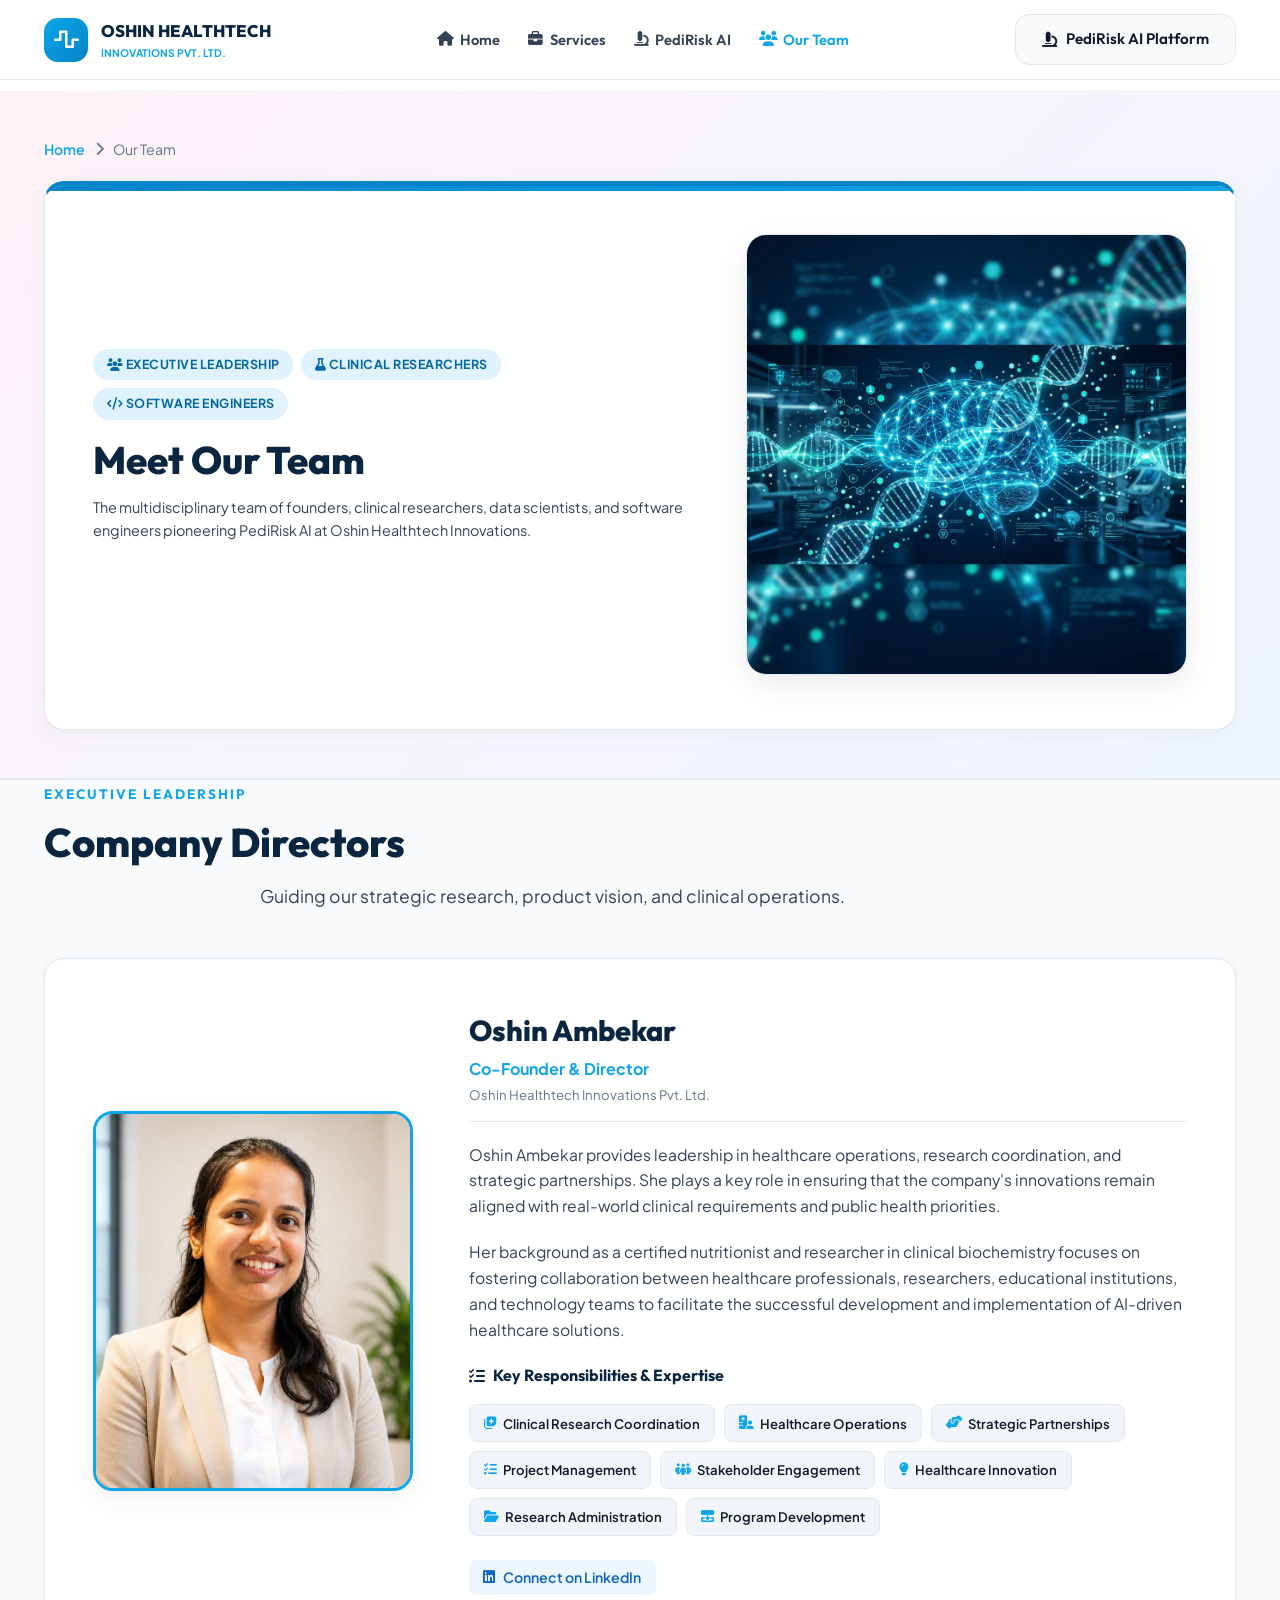
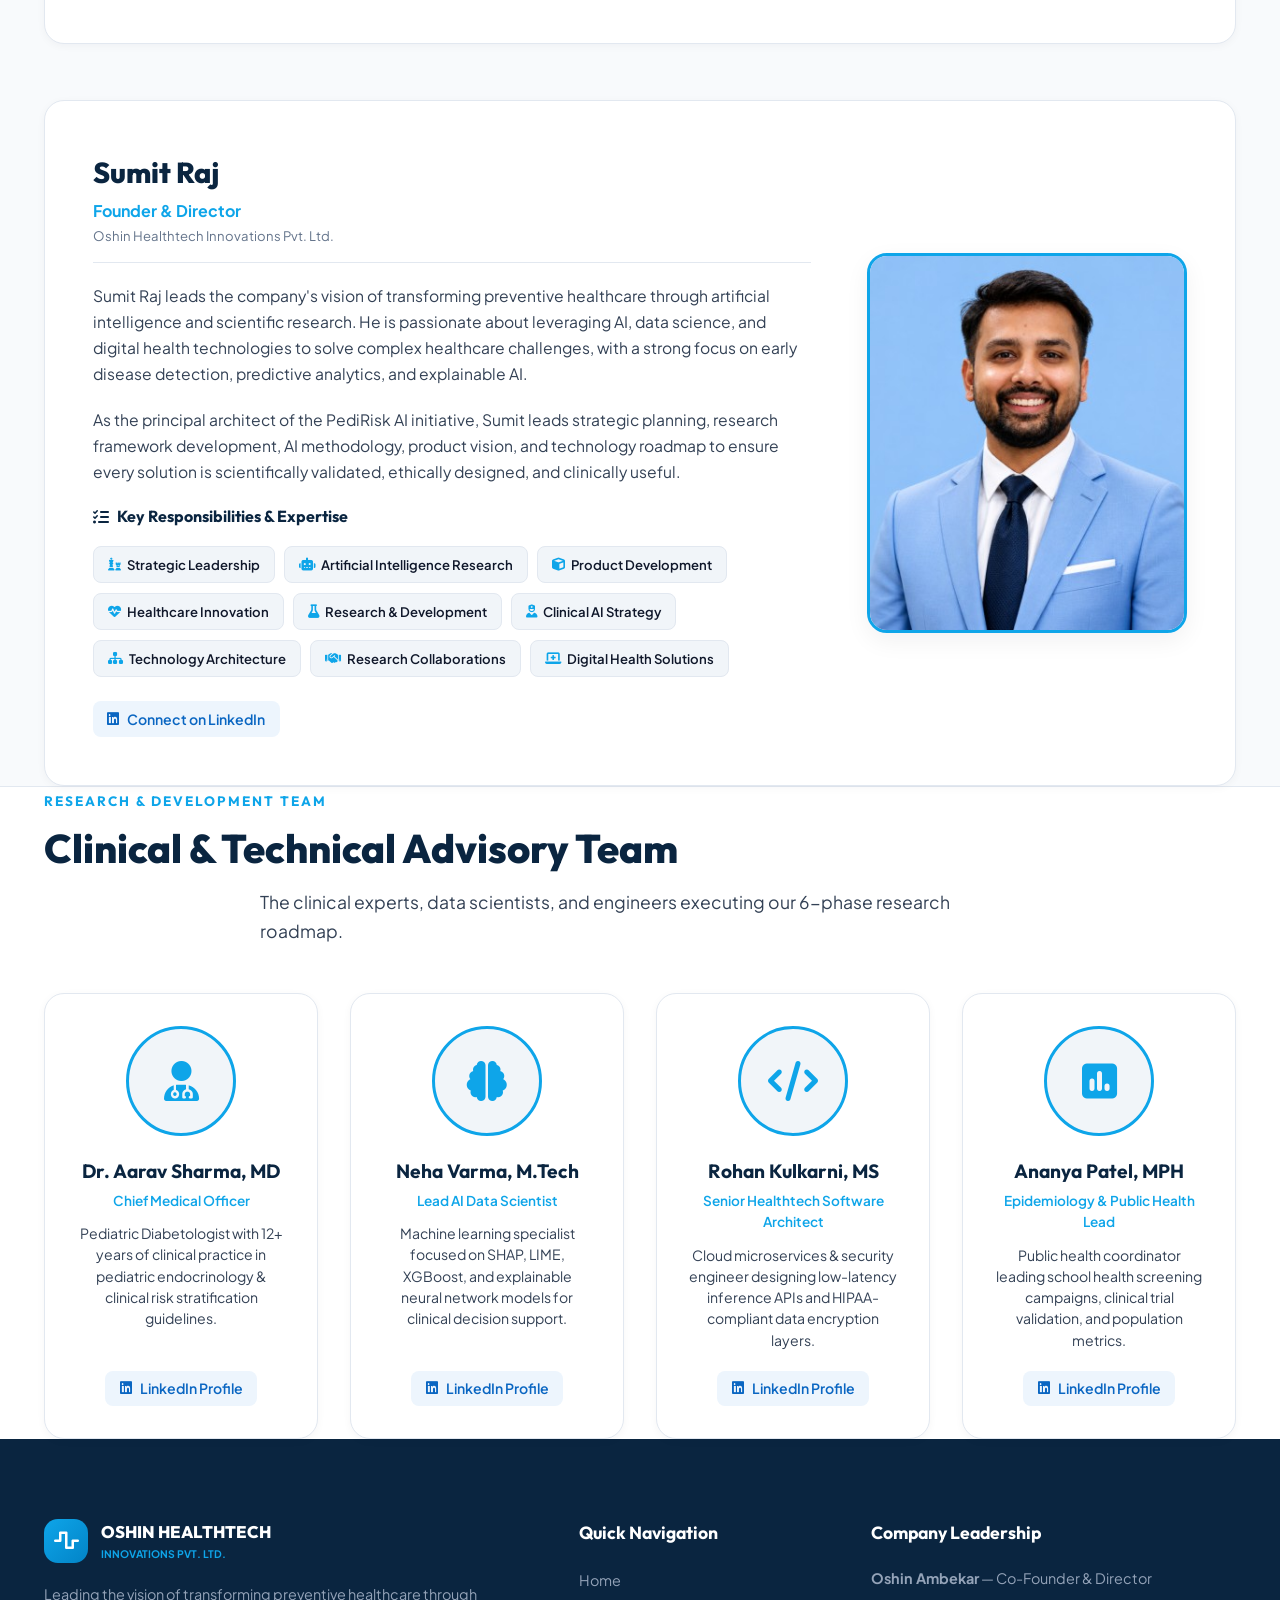
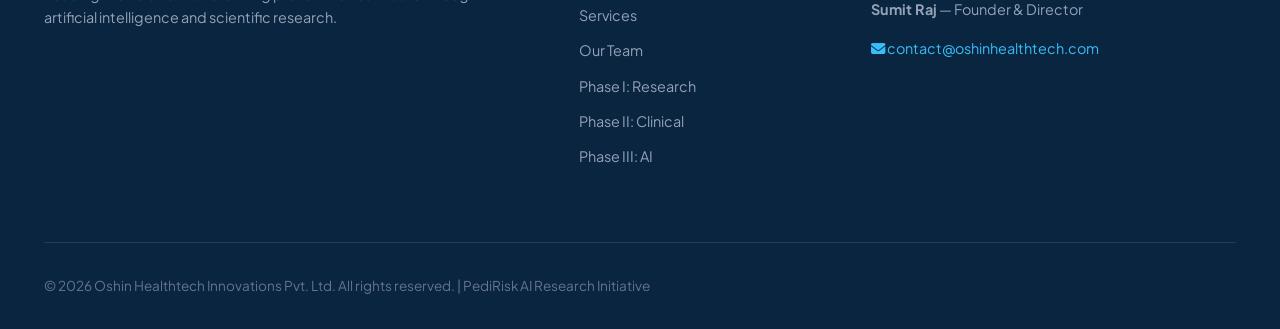
<file: team.html>
<!DOCTYPE html>
<html lang="en">
<head>
    <meta charset="UTF-8">
    <meta name="viewport" content="width=device-width, initial-scale=1.0">
    <meta name="description" content="Oshin Healthtech Innovations Pvt. Ltd. - Leadership & Core Clinical & AI Research Team.">
    <title>Our Team | Oshin Healthtech Innovations</title>

    <link rel="preconnect" href="https://fonts.googleapis.com">
    <link rel="preconnect" href="https://fonts.gstatic.com" crossorigin>
    <link href="https://fonts.googleapis.com/css2?family=Outfit:wght@400;500;600;700;800&family=Plus+Jakarta+Sans:wght@400;500;600;700&display=swap" rel="stylesheet">
    <link rel="stylesheet" href="https://cdnjs.cloudflare.com/ajax/libs/font-awesome/6.5.1/css/all.min.css">
    <link rel="stylesheet" href="style.css?v=9">
</head>
<body>

    <header class="navbar" id="navbar">
        <div class="container nav-container">
            <a href="index.html" class="brand-logo">
                <div class="logo-icon"><i class="fa-solid fa-wave-square"></i></div>
                <div class="logo-text">
                    <span class="company-name">OSHIN HEALTHTECH</span>
                    <span class="sub-name">INNOVATIONS PVT. LTD.</span>
                </div>
            </a>

            <nav class="nav-menu" id="navMenu">
                <a href="index.html" class="nav-link"><i class="fa-solid fa-house"></i> Home</a>
                <a href="services.html" class="nav-link"><i class="fa-solid fa-briefcase"></i> Services</a>
                <a href="pedirisk-ai.html" class="nav-link"><i class="fa-solid fa-microscope"></i> PediRisk AI</a>
                <a href="team.html" class="nav-link active"><i class="fa-solid fa-users"></i> Our Team</a>
            </nav>

            <div class="nav-actions">
                <a href="pedirisk-ai.html" class="btn btn-secondary"><i class="fa-solid fa-microscope"></i> PediRisk AI Platform</a>
            </div>
        </div>
    </header>

    <main>
        <!-- Redesigned Premium Hero Header Section -->
        <section class="hero-light" style="padding: 3rem 0; background: linear-gradient(135deg, #FDF2F8 0%, #EFF6FF 100%); border-bottom:1px solid #E2E8F0;">
            <div class="container">
                <div class="breadcrumb-nav" style="margin-bottom:1.25rem;">
                    <a href="index.html">Home</a> <i class="fa-solid fa-chevron-right"></i>
                    <span>Our Team</span>
                </div>

                <div class="ui-card-feature" style="padding: 3rem !important; border-top: 5px solid var(--accent-blue) !important;">
                    <div class="hero-card-grid">
                        <div>
                            <div style="display:flex; gap:0.5rem; flex-wrap:wrap; margin-bottom:1rem;">
                                <span class="ui-card-badge" style="background:#FCE7F3; color:#9D174D;"><i class="fa-solid fa-users"></i> EXECUTIVE LEADERSHIP</span>
                                <span class="ui-card-badge" style="background:#E0F2FE; color:#0369A1;"><i class="fa-solid fa-flask"></i> CLINICAL RESEARCHERS</span>
                                <span class="ui-card-badge" style="background:#DCFCE7; color:#15803D;"><i class="fa-solid fa-code"></i> SOFTWARE ENGINEERS</span>
                            </div>
                            
                            <h1 class="hero-title" style="font-size: 2.4rem; line-height: 1.25; margin: 0.75rem 0; color:var(--accent-navy);">
                                Meet Our Team
                            </h1>
                            
                            <p class="hero-description" style="font-size: 1.05rem; line-height: 1.65; color:var(--text-primary);">
                                The multidisciplinary team of founders, clinical researchers, data scientists, and software engineers pioneering PediRisk AI at Oshin Healthtech Innovations.
                            </p>
                        </div>

                        <div class="hero-image-card">
                            <img src="assets/hero_banner.png" alt="Oshin Healthtech Leadership Team" class="hero-img" style="width:100%; height:auto; border-radius:var(--radius-lg); box-shadow:0 10px 30px rgba(0,0,0,0.08); border:1px solid #E2E8F0;">
                        </div>
                    </div>
                </div>
            </div>
        </section>

        <!-- Founders Alternating Rows Spotlight -->
        <section class="founders-section section-padding">
            <div class="container">
                <div class="section-header text-center">
                    <span class="section-subtitle">EXECUTIVE LEADERSHIP</span>
                    <h2 class="section-title">Company Directors</h2>
                    <p class="section-description">Guiding our strategic research, product vision, and clinical operations.</p>
                </div>

                <div class="founders-rows">
                    <!-- Founder 1: Oshin Ambekar (Photo Left, Content Right) -->
                    <div class="white-card founder-row">
                        <div class="founder-image-col">
                            <div class="founder-portrait-frame">
                                <img src="assets/oshin_ambekar.png" alt="Oshin Ambekar - Co-Founder & Director">
                            </div>
                        </div>
                        <div class="founder-content-col">
                            <div class="founder-title-info">
                                <h3>Oshin Ambekar</h3>
                                <span class="role-tag">Co-Founder & Director</span>
                                <span class="company-subtag">Oshin Healthtech Innovations Pvt. Ltd.</span>
                            </div>
                            <p class="bio-text">
                                Oshin Ambekar provides leadership in healthcare operations, research coordination, and strategic partnerships. She plays a key role in ensuring that the company's innovations remain aligned with real-world clinical requirements and public health priorities.
                            </p>
                            <p class="bio-text">
                                Her background as a certified nutritionist and researcher in clinical biochemistry focuses on fostering collaboration between healthcare professionals, researchers, educational institutions, and technology teams to facilitate the successful development and implementation of AI-driven healthcare solutions.
                            </p>

                            <div class="responsibilities-block">
                                <h4><i class="fa-solid fa-list-check"></i> Key Responsibilities & Expertise</h4>
                                <div class="tag-cloud">
                                    <span class="badge-tag"><i class="fa-solid fa-notes-medical"></i> Clinical Research Coordination</span>
                                    <span class="badge-tag"><i class="fa-solid fa-hospital-user"></i> Healthcare Operations</span>
                                    <span class="badge-tag"><i class="fa-solid fa-handshake-angle"></i> Strategic Partnerships</span>
                                    <span class="badge-tag"><i class="fa-solid fa-tasks"></i> Project Management</span>
                                    <span class="badge-tag"><i class="fa-solid fa-people-group"></i> Stakeholder Engagement</span>
                                    <span class="badge-tag"><i class="fa-solid fa-lightbulb"></i> Healthcare Innovation</span>
                                    <span class="badge-tag"><i class="fa-solid fa-folder-open"></i> Research Administration</span>
                                    <span class="badge-tag"><i class="fa-solid fa-diagram-next"></i> Program Development</span>
                                </div>
                            </div>
                            <div style="margin-top: 1.5rem;">
                                <a href="https://linkedin.com" target="_blank" rel="noopener noreferrer" class="team-social-link">
                                    <i class="fa-brands fa-linkedin"></i> Connect on LinkedIn
                                </a>
                            </div>
                        </div>
                    </div>

                    <!-- Founder 2: Sumit Raj (Content Left, Photo Right) -->
                    <div class="white-card founder-row reverse">
                        <div class="founder-image-col">
                            <div class="founder-portrait-frame">
                                <img src="assets/sumit_raj.png" alt="Sumit Raj - Founder & Director">
                            </div>
                        </div>
                        <div class="founder-content-col">
                            <div class="founder-title-info">
                                <h3>Sumit Raj</h3>
                                <span class="role-tag">Founder & Director</span>
                                <span class="company-subtag">Oshin Healthtech Innovations Pvt. Ltd.</span>
                            </div>
                            <p class="bio-text">
                                Sumit Raj leads the company's vision of transforming preventive healthcare through artificial intelligence and scientific research. He is passionate about leveraging AI, data science, and digital health technologies to solve complex healthcare challenges, with a strong focus on early disease detection, predictive analytics, and explainable AI.
                            </p>
                            <p class="bio-text">
                                As the principal architect of the PediRisk AI initiative, Sumit leads strategic planning, research framework development, AI methodology, product vision, and technology roadmap to ensure every solution is scientifically validated, ethically designed, and clinically useful.
                            </p>

                            <div class="responsibilities-block">
                                <h4><i class="fa-solid fa-list-check"></i> Key Responsibilities & Expertise</h4>
                                <div class="tag-cloud">
                                    <span class="badge-tag"><i class="fa-solid fa-chess"></i> Strategic Leadership</span>
                                    <span class="badge-tag"><i class="fa-solid fa-robot"></i> Artificial Intelligence Research</span>
                                    <span class="badge-tag"><i class="fa-solid fa-cube"></i> Product Development</span>
                                    <span class="badge-tag"><i class="fa-solid fa-heart-pulse"></i> Healthcare Innovation</span>
                                    <span class="badge-tag"><i class="fa-solid fa-flask"></i> Research & Development</span>
                                    <span class="badge-tag"><i class="fa-solid fa-user-nurse"></i> Clinical AI Strategy</span>
                                    <span class="badge-tag"><i class="fa-solid fa-sitemap"></i> Technology Architecture</span>
                                    <span class="badge-tag"><i class="fa-solid fa-handshake"></i> Research Collaborations</span>
                                    <span class="badge-tag"><i class="fa-solid fa-laptop-medical"></i> Digital Health Solutions</span>
                                </div>
                            </div>
                            <div style="margin-top: 1.5rem;">
                                <a href="https://linkedin.com" target="_blank" rel="noopener noreferrer" class="team-social-link">
                                    <i class="fa-brands fa-linkedin"></i> Connect on LinkedIn
                                </a>
                            </div>
                        </div>
                    </div>
                </div>
            </div>
        </section>

        <!-- Core Clinical & AI Research Team Section -->
        <section class="section-padding">
            <div class="container">
                <div class="section-header text-center">
                    <span class="section-subtitle">RESEARCH & DEVELOPMENT TEAM</span>
                    <h2 class="section-title">Clinical & Technical Advisory Team</h2>
                    <p class="section-description">The clinical experts, data scientists, and engineers executing our 6-phase research roadmap.</p>
                </div>

                <div class="team-grid">
                    
                    <!-- Team Member 1 -->
                    <div class="team-card">
                        <div class="team-avatar-box">
                            <i class="fa-solid fa-user-doctor"></i>
                        </div>
                        <h3 class="team-member-name">Dr. Aarav Sharma, MD</h3>
                        <div class="team-member-role">Chief Medical Officer</div>
                        <p class="team-member-bio">Pediatric Diabetologist with 12+ years of clinical practice in pediatric endocrinology & clinical risk stratification guidelines.</p>
                        <a href="https://linkedin.com" target="_blank" rel="noopener noreferrer" class="team-social-link">
                            <i class="fa-brands fa-linkedin"></i> LinkedIn Profile
                        </a>
                    </div>

                    <!-- Team Member 2 -->
                    <div class="team-card">
                        <div class="team-avatar-box">
                            <i class="fa-solid fa-brain"></i>
                        </div>
                        <h3 class="team-member-name">Neha Varma, M.Tech</h3>
                        <div class="team-member-role">Lead AI Data Scientist</div>
                        <p class="team-member-bio">Machine learning specialist focused on SHAP, LIME, XGBoost, and explainable neural network models for clinical decision support.</p>
                        <a href="https://linkedin.com" target="_blank" rel="noopener noreferrer" class="team-social-link">
                            <i class="fa-brands fa-linkedin"></i> LinkedIn Profile
                        </a>
                    </div>

                    <!-- Team Member 3 -->
                    <div class="team-card">
                        <div class="team-avatar-box">
                            <i class="fa-solid fa-code"></i>
                        </div>
                        <h3 class="team-member-name">Rohan Kulkarni, MS</h3>
                        <div class="team-member-role">Senior Healthtech Software Architect</div>
                        <p class="team-member-bio">Cloud microservices & security engineer designing low-latency inference APIs and HIPAA-compliant data encryption layers.</p>
                        <a href="https://linkedin.com" target="_blank" rel="noopener noreferrer" class="team-social-link">
                            <i class="fa-brands fa-linkedin"></i> LinkedIn Profile
                        </a>
                    </div>

                    <!-- Team Member 4 -->
                    <div class="team-card">
                        <div class="team-avatar-box">
                            <i class="fa-solid fa-square-poll-vertical"></i>
                        </div>
                        <h3 class="team-member-name">Ananya Patel, MPH</h3>
                        <div class="team-member-role">Epidemiology & Public Health Lead</div>
                        <p class="team-member-bio">Public health coordinator leading school health screening campaigns, clinical trial validation, and population metrics.</p>
                        <a href="https://linkedin.com" target="_blank" rel="noopener noreferrer" class="team-social-link">
                            <i class="fa-brands fa-linkedin"></i> LinkedIn Profile
                        </a>
                    </div>

                </div>
            </div>
        </section>
    </main>

    <footer class="footer">
        <div class="container">
            <div class="footer-content">
                <div class="footer-brand">
                    <a href="index.html" class="brand-logo" style="color:#FFF;">
                        <div class="logo-icon"><i class="fa-solid fa-wave-square"></i></div>
                        <div class="logo-text">
                            <span class="company-name" style="color:#FFF;">OSHIN HEALTHTECH</span>
                            <span class="sub-name">INNOVATIONS PVT. LTD.</span>
                        </div>
                    </a>
                    <p>Leading the vision of transforming preventive healthcare through artificial intelligence and scientific research.</p>
                </div>

                <div class="footer-links">
                    <h4>Quick Navigation</h4>
                    <ul>
                        <li><a href="index.html">Home</a></li>
                        <li><a href="services.html">Services</a></li>
                        <li><a href="team.html">Our Team</a></li>
                        <li><a href="phase1-research.html">Phase I: Research</a></li>
                        <li><a href="phase2-clinical.html">Phase II: Clinical</a></li>
                        <li><a href="phase3-ai.html">Phase III: AI</a></li>
                    </ul>
                </div>

                <div class="footer-contact">
                    <h4>Company Leadership</h4>
                    <p><strong>Oshin Ambekar</strong> — Co-Founder & Director</p>
                    <p><strong>Sumit Raj</strong> — Founder & Director</p>
                    <p class="contact-email"><i class="fa-solid fa-envelope"></i> contact@oshinhealthtech.com</p>
                </div>
            </div>

            <div class="footer-bottom text-center">
                <p>&copy; 2026 Oshin Healthtech Innovations Pvt. Ltd. All rights reserved. | PediRisk AI Research Initiative</p>
            </div>
        </div>
    </footer>

</body>
</html>
</file>
<file: style.css>
/* ==========================================================================
   OSHIN HEALTHTECH INNOVATIONS PVT. LTD.
   PediRisk AI - Pure White Medical Design System & Mind Map Stylesheet
   NotebookLM DOM-Flow Mind Map Architecture (Zero SVG Drift)
   ========================================================================== */

:root {
    --bg-main: #FFFFFF;
    --bg-secondary: #F8FAFC;
    --bg-tertiary: #F1F5F9;
    --bg-card: #FFFFFF;
    
    --border-color: #E2E8F0;
    --border-hover: #0EA5E9;
    
    --text-primary: #0F172A;   /* Deep charcoal / navy */
    --text-secondary: #334155; /* Slate grey */
    --text-muted: #64748B;     /* Light slate */
    
    --accent-teal: #0EA5E9;
    --accent-blue: #0284C7;
    --accent-navy: #0A2540;
    --accent-emerald: #10B981;
    --accent-purple: #7C3AED;
    --accent-amber: #D97706;
    --accent-rose: #E11D48;
    
    --gradient-primary: linear-gradient(135deg, #0EA5E9 0%, #0284C7 100%);
    --gradient-navy: linear-gradient(135deg, #0A2540 0%, #1E3A8A 100%);

    --font-heading: 'Outfit', -apple-system, BlinkMacSystemFont, sans-serif;
    --font-body: 'Plus Jakarta Sans', -apple-system, BlinkMacSystemFont, sans-serif;

    --shadow-sm: 0 2px 8px rgba(15, 23, 42, 0.04);
    --shadow-md: 0 8px 24px rgba(15, 23, 42, 0.06);
    --shadow-lg: 0 16px 40px rgba(15, 23, 42, 0.1);

    --radius-sm: 8px;
    --radius-md: 14px;
    --radius-lg: 20px;
    --radius-full: 9999px;

    --transition-fast: 0.2s cubic-bezier(0.4, 0, 0.2, 1);
    --transition-smooth: 0.35s cubic-bezier(0.4, 0, 0.2, 1);
}

* {
    margin: 0;
    padding: 0;
    box-sizing: border-box;
}

html {
    scroll-behavior: smooth;
    font-size: 16px;
}

body {
    background-color: var(--bg-main);
    color: var(--text-primary);
    font-family: var(--font-body);
    line-height: 1.6;
    overflow-x: hidden;
    min-height: 100vh;
}

.container {
    width: 100%;
    max-width: 1240px;
    margin: 0 auto;
    padding: 0 1.5rem;
}

.container-wide {
    width: 100%;
    max-width: 1440px;
    margin: 0 auto;
    padding: 0 1.5rem;
}

/* Main Content Top Offset for Fixed Navbar */
main {
    padding-top: 90px;
    min-height: calc(100vh - 300px);
}

/* Dedicated Hero Grid Layout (Text Left, Image Right) */
.hero-card-grid {
    display: grid;
    grid-template-columns: 1.15fr 0.85fr;
    gap: 3.5rem;
    align-items: center;
}

@media (max-width: 992px) {
    .hero-card-grid {
        grid-template-columns: 1fr;
        gap: 2rem;
    }
}

/* Strict 3-Column Grid for PediRisk Phases (2 Rows x 3 Columns) */
.pedirisk-cards-grid {
    display: grid;
    grid-template-columns: repeat(3, 1fr);
    gap: 2rem;
    margin-top: 2rem;
}

@media (max-width: 992px) {
    .pedirisk-cards-grid {
        grid-template-columns: repeat(2, 1fr);
    }
}

@media (max-width: 640px) {
    .pedirisk-cards-grid {
        grid-template-columns: 1fr;
    }
}

/* Premium Card Architecture */
.ui-card-feature {
    background: #FFFFFF;
    border: 1px solid var(--border-color);
    border-radius: var(--radius-lg);
    padding: 2.25rem;
    box-shadow: 0 4px 20px rgba(0,0,0,0.04);
    transition: all var(--transition-smooth);
    position: relative;
    overflow: hidden;
    height: 100%;
}

.ui-card-feature::before {
    content: '';
    position: absolute;
    top: 0;
    left: 0;
    right: 0;
    height: 5px;
    background: linear-gradient(90deg, var(--accent-blue) 0%, var(--accent-teal) 100%);
    border-radius: var(--radius-lg) var(--radius-lg) 0 0;
}

.ui-card-feature:hover {
    transform: translateY(-6px);
    border-color: var(--accent-teal);
    box-shadow: 0 10px 30px rgba(14, 165, 233, 0.12);
}

/* 2x2 Executive Mini-Card Grids */
.grid-2x2 {
    display: grid;
    grid-template-columns: repeat(2, 1fr);
    gap: 1.75rem;
    margin-top: 1.5rem;
}

@media (max-width: 768px) {
    .grid-2x2 {
        grid-template-columns: 1fr;
    }
}

/* Challenge Mini-Cards (Red Tint for Clinical Necessity) */
.challenge-card-mini {
    background: #FEF2F2;
    border: 1px solid #FCA5A5;
    border-radius: var(--radius-md);
    padding: 1.75rem;
    transition: all var(--transition-smooth);
    display: flex;
    flex-direction: column;
    position: relative;
}

.challenge-card-mini:hover {
    transform: translateY(-4px);
    box-shadow: 0 10px 25px rgba(220, 38, 38, 0.12);
    border-color: #EF4444;
}

.challenge-card-header {
    display: flex;
    align-items: center;
    justify-content: space-between;
    margin-bottom: 1rem;
}

.challenge-icon-box {
    width: 44px;
    height: 44px;
    border-radius: 12px;
    background: #FEE2E2;
    color: #DC2626;
    display: flex;
    align-items: center;
    justify-content: center;
    font-size: 1.2rem;
}

.challenge-tag {
    background: #FEE2E2;
    color: #991B1B;
    font-size: 0.72rem;
    font-weight: 700;
    padding: 0.25rem 0.65rem;
    border-radius: 50px;
    letter-spacing: 0.5px;
    text-transform: uppercase;
}

.challenge-card-mini h4 {
    font-family: var(--font-heading);
    font-size: 1.15rem;
    font-weight: 700;
    color: #991B1B;
    margin-bottom: 0.5rem;
}

.challenge-card-mini p {
    font-size: 0.88rem;
    color: #7F1D1D;
    line-height: 1.55;
    margin-bottom: 0;
}

/* Objective Milestone Mini-Cards (Teal Tint for Research Targets) */
.objective-card-mini {
    background: #F0FDFA;
    border: 1px solid #99F6E4;
    border-radius: var(--radius-md);
    padding: 1.75rem;
    transition: all var(--transition-smooth);
    display: flex;
    flex-direction: column;
    position: relative;
}

.objective-card-mini:hover {
    transform: translateY(-4px);
    box-shadow: 0 10px 25px rgba(13, 148, 136, 0.12);
    border-color: #14B8A6;
}

.objective-card-header {
    display: flex;
    align-items: center;
    justify-content: space-between;
    margin-bottom: 1rem;
}

.objective-step-pill {
    font-family: var(--font-heading);
    font-size: 1rem;
    font-weight: 800;
    background: #CCFBF1;
    color: #0F766E;
    width: 42px;
    height: 42px;
    border-radius: 12px;
    display: flex;
    align-items: center;
    justify-content: center;
}

.objective-status-tag {
    background: #CCFBF1;
    color: #0F766E;
    font-size: 0.72rem;
    font-weight: 700;
    padding: 0.25rem 0.65rem;
    border-radius: 50px;
    letter-spacing: 0.5px;
    text-transform: uppercase;
}

.objective-card-mini h4 {
    font-family: var(--font-heading);
    font-size: 1.15rem;
    font-weight: 700;
    color: #0F766E;
    margin-bottom: 0.5rem;
}

.objective-card-mini p {
    font-size: 0.88rem;
    color: #115E59;
    line-height: 1.55;
    margin-bottom: 0;
}

/* Floating Pill Tags for Hero Image Collage */
.floating-tag-badge {
    position: absolute;
    background: #FFFFFF;
    border: 1px solid var(--border-color);
    border-radius: 50px;
    padding: 0.4rem 0.85rem;
    font-size: 0.8rem;
    font-weight: 700;
    color: var(--accent-navy);
    box-shadow: 0 8px 20px rgba(0,0,0,0.08);
    display: flex;
    align-items: center;
    gap: 0.4rem;
    z-index: 10;
}

.floating-tag-badge i {
    color: var(--accent-teal);
    font-size: 0.75rem;
}

.tag-pos-1 { top: 15px; left: -15px; }
.tag-pos-2 { top: 75px; right: -15px; }
.tag-pos-3 { bottom: 75px; left: -15px; }
.tag-pos-4 { bottom: 15px; right: -15px; }

/* Solution Pipeline Timeline Flow */
.solution-timeline-flow {
    display: flex;
    align-items: center;
    justify-content: space-between;
    gap: 0.75rem;
    margin-top: 2rem;
    flex-wrap: wrap;
}

.solution-timeline-step {
    background: #FFFFFF;
    border: 1px solid var(--border-color);
    border-radius: var(--radius-md);
    padding: 1rem 1.25rem;
    text-align: center;
    flex: 1;
    min-width: 130px;
    box-shadow: 0 4px 15px rgba(0,0,0,0.03);
    position: relative;
    transition: all var(--transition-fast);
}

.solution-timeline-step:hover {
    transform: translateY(-4px);
    border-color: var(--accent-teal);
    box-shadow: 0 8px 20px rgba(14, 165, 233, 0.1);
}

.solution-timeline-step .step-icon {
    font-size: 1.3rem;
    color: var(--accent-teal);
    margin-bottom: 0.4rem;
}

.solution-timeline-step .step-title {
    font-family: var(--font-heading);
    font-size: 0.88rem;
    font-weight: 700;
    color: var(--accent-navy);
}

.timeline-arrow {
    color: var(--accent-teal);
    font-size: 1.1rem;
}

@media (max-width: 992px) {
    .timeline-arrow { display: none; }
    .solution-timeline-flow { gap: 1rem; }
}

/* Industries We Serve Grid */
.industry-cards-grid {
    display: grid;
    grid-template-columns: repeat(4, 1fr);
    gap: 1.5rem;
    margin-top: 2rem;
}

@media (max-width: 992px) {
    .industry-cards-grid { grid-template-columns: repeat(2, 1fr); }
}

@media (max-width: 576px) {
    .industry-cards-grid { grid-template-columns: 1fr; }
}

.industry-card {
    background: #FFFFFF;
    border: 1px solid var(--border-color);
    border-radius: var(--radius-md);
    padding: 1.5rem;
    text-align: center;
    box-shadow: 0 4px 15px rgba(0,0,0,0.03);
    transition: all var(--transition-fast);
}

.industry-card:hover {
    transform: translateY(-50px);
    border-color: var(--accent-blue);
    box-shadow: 0 10px 25px rgba(14, 165, 233, 0.1);
}

.industry-card i {
    font-size: 1.8rem;
    color: var(--accent-blue);
    margin-bottom: 0.75rem;
    display: inline-block;
}

.industry-card h4 {
    font-family: var(--font-heading);
    font-size: 1rem;
    font-weight: 700;
    color: var(--accent-navy);
    margin: 0;
}

/* Why Choose OSHIN Feature Cards Grid */
.why-choose-grid {
    display: grid;
    grid-template-columns: repeat(3, 1fr);
    gap: 1.75rem;
    margin-top: 2rem;
}

@media (max-width: 992px) {
    .why-choose-grid { grid-template-columns: repeat(2, 1fr); }
}

@media (max-width: 640px) {
    .why-choose-grid { grid-template-columns: 1fr; }
}

.why-choose-card {
    background: #FFFFFF;
    border: 1px solid var(--border-color);
    border-radius: var(--radius-md);
    padding: 1.75rem;
    box-shadow: 0 4px 15px rgba(0,0,0,0.03);
    transition: all var(--transition-fast);
    display: flex;
    align-items: center;
    gap: 1.25rem;
}

.why-choose-card:hover {
    transform: translateY(-4px);
    border-color: var(--accent-teal);
    box-shadow: 0 10px 25px rgba(14, 165, 233, 0.1);
}

.why-choose-icon {
    width: 48px;
    height: 48px;
    border-radius: 12px;
    background: #E0F2FE;
    color: #0369A1;
    display: flex;
    align-items: center;
    justify-content: center;
    font-size: 1.3rem;
    flex-shrink: 0;
}

.why-choose-card h4 {
    font-family: var(--font-heading);
    font-size: 1.05rem;
    font-weight: 700;
    color: var(--accent-navy);
    margin: 0 0 0.25rem 0;
}

.why-choose-card p {
    font-size: 0.85rem;
    color: var(--text-secondary);
    margin: 0;
}

.roadmap-light-subtitle {
    display: inline-flex;
    align-items: center;
    gap: 0.5rem;
    background: #E0F2FE;
    color: #0369A1;
    font-size: 0.8rem;
    font-weight: 700;
    padding: 0.35rem 1rem;
    border-radius: 50px;
    letter-spacing: 1px;
    text-transform: uppercase;
    margin-bottom: 0.75rem;
}

.roadmap-light-title {
    font-family: var(--font-heading);
    font-size: 2.25rem;
    font-weight: 800;
    color: var(--accent-navy);
    margin-bottom: 0.75rem;
}

.roadmap-light-desc {
    font-size: 1.05rem;
    color: var(--text-secondary);
    line-height: 1.6;
    margin-bottom: 2rem;
}

/* Light Mode Horizontal Progress Pipeline (01 to 06) */
.light-progress-pipeline {
    display: grid;
    grid-template-columns: repeat(6, 1fr);
    gap: 0.75rem;
    margin-top: 1.5rem;
    padding-top: 1.25rem;
    border-top: 2px dashed #E2E8F0;
}

@media (max-width: 992px) {
    .light-progress-pipeline {
        grid-template-columns: repeat(3, 1fr);
        gap: 1rem;
    }
}

@media (max-width: 640px) {
    .light-progress-pipeline {
        grid-template-columns: repeat(2, 1fr);
    }
}

.pipeline-step-pill {
    background: #F8FAFC;
    border: 1px solid #E2E8F0;
    border-radius: 50px;
    padding: 0.5rem 0.85rem;
    display: flex;
    align-items: center;
    justify-content: center;
    gap: 0.5rem;
    font-size: 0.82rem;
    font-weight: 700;
    color: var(--accent-navy);
    transition: all var(--transition-fast);
}

.pipeline-step-pill span.num {
    background: #0EA5E9;
    color: #FFFFFF;
    width: 22px;
    height: 22px;
    border-radius: 50%;
    font-size: 0.72rem;
    display: flex;
    align-items: center;
    justify-content: center;
}

.pipeline-step-pill:hover {
    background: #E0F2FE;
    border-color: #0EA5E9;
    transform: translateY(-2px);
}

.roadmap-dark-banner::after {
    content: '';
    position: absolute;
    top: -50%;
    right: -20%;
    width: 400px;
    height: 400px;
    background: radial-gradient(circle, rgba(14, 165, 233, 0.15) 0%, rgba(0,0,0,0) 70%);
    pointer-events: none;
}

.roadmap-banner-header {
    text-align: center;
    max-width: 800px;
    margin: 0 auto 2.5rem auto;
}

.roadmap-banner-badge {
    display: inline-flex;
    align-items: center;
    gap: 0.5rem;
    background: rgba(14, 165, 233, 0.15);
    border: 1px solid rgba(14, 165, 233, 0.3);
    color: #38BDF8;
    font-size: 0.8rem;
    font-weight: 700;
    padding: 0.35rem 1rem;
    border-radius: 50px;
    letter-spacing: 1px;
    text-transform: uppercase;
    margin-bottom: 1rem;
}

.roadmap-banner-title {
    font-family: var(--font-heading);
    font-size: 2.3rem;
    font-weight: 800;
    color: #FFFFFF;
    margin-bottom: 0.75rem;
}

.roadmap-banner-desc {
    font-size: 1.05rem;
    color: #94A3B8;
    line-height: 1.6;
}

/* 6-Step Horizontal Timeline Stepper Bar */
.timeline-stepper {
    display: grid;
    grid-template-columns: repeat(6, 1fr);
    gap: 0.75rem;
    position: relative;
    padding-top: 1rem;
    border-top: 1px solid rgba(255,255,255,0.1);
}

@media (max-width: 992px) {
    .timeline-stepper {
        grid-template-columns: repeat(3, 1fr);
        gap: 1.25rem;
    }
}

@media (max-width: 640px) {
    .timeline-stepper {
        grid-template-columns: repeat(2, 1fr);
    }
}

.stepper-node {
    display: flex;
    flex-direction: column;
    align-items: center;
    text-align: center;
    text-decoration: none !important;
    transition: all var(--transition-smooth);
}

.stepper-num {
    width: 38px;
    height: 38px;
    border-radius: 50%;
    background: rgba(255, 255, 255, 0.08);
    border: 2px solid #38BDF8;
    color: #38BDF8;
    font-family: var(--font-heading);
    font-size: 0.9rem;
    font-weight: 800;
    display: flex;
    align-items: center;
    justify-content: center;
    margin-bottom: 0.5rem;
    transition: all var(--transition-fast);
}

.stepper-node:hover .stepper-num {
    background: #0EA5E9;
    color: #FFFFFF;
    box-shadow: 0 0 15px rgba(14, 165, 233, 0.5);
    transform: scale(1.1);
}

.stepper-label {
    font-size: 0.8rem;
    font-weight: 700;
    color: #E2E8F0;
}

.stepper-sub {
    font-size: 0.72rem;
    color: #64748B;
}

/* High-Contrast Phase Cards & Roadmap Header */
.phase-card-elevated {
    background: #FFFFFF !important;
    border: 1px solid #E2E8F0 !important;
    border-radius: var(--radius-lg) !important;
    padding: 2rem !important;
    box-shadow: 0 4px 20px rgba(0,0,0,0.04) !important;
    transition: all var(--transition-smooth) !important;
    display: flex !important;
    flex-direction: column !important;
    position: relative !important;
    overflow: hidden !important;
    height: 100% !important;
}

.phase-card-elevated::before {
    content: '' !important;
    position: absolute !important;
    top: 0 !important;
    left: 0 !important;
    right: 0 !important;
    height: 5px !important;
    background: linear-gradient(90deg, #0EA5E9 0%, #2563EB 100%) !important;
}

.phase-card-elevated:hover {
    transform: translateY(-6px) !important;
    border-color: #0EA5E9 !important;
    box-shadow: 0 12px 30px rgba(14, 165, 233, 0.12) !important;
}

.phase-card-elevated h3 {
    font-family: var(--font-heading) !important;
    font-size: 1.25rem !important;
    font-weight: 700 !important;
    color: #0F172A !important;
    margin-top: 0 !important;
    margin-bottom: 0.6rem !important;
}

.phase-card-elevated p {
    font-size: 0.9rem !important;
    color: #475569 !important;
    line-height: 1.6 !important;
    margin-bottom: 1.25rem !important;
    flex-grow: 1 !important;
}

.xai-bar-row {
    margin-bottom: 1.25rem;
}

.xai-bar-row:last-child {
    margin-bottom: 0;
}

.xai-bar-info {
    display: flex;
    justify-content: space-between;
    align-items: center;
    font-size: 0.88rem;
    font-weight: 600;
    color: var(--accent-navy);
    margin-bottom: 0.4rem;
}

.xai-bar-weight {
    color: var(--accent-teal);
    font-weight: 700;
}

.xai-progress-bg {
    height: 10px;
    background: #E2E8F0;
    border-radius: 50px;
    overflow: hidden;
}

.xai-progress-fill {
    height: 100%;
    border-radius: 50px;
    background: linear-gradient(90deg, var(--accent-blue) 0%, var(--accent-teal) 100%);
    transition: width 1s ease-in-out;
}

.ui-card-header-flex {
    display: flex !important;
    align-items: center !important;
    justify-content: space-between !important;
    margin-bottom: 1.25rem !important;
}

.ui-card-badge {
    background: #E0F2FE !important;
    color: #0369A1 !important;
    font-size: 0.78rem !important;
    font-weight: 700 !important;
    padding: 0.35rem 0.85rem !important;
    border-radius: 50px !important;
    letter-spacing: 0.5px !important;
    text-transform: uppercase !important;
}

.ui-card-icon-box {
    width: 52px !important;
    height: 52px !important;
    border-radius: 14px !important;
    background: linear-gradient(135deg, #EFF6FF 0%, #E0F2FE 100%) !important;
    color: var(--accent-blue) !important;
    display: flex !important;
    align-items: center !important;
    justify-content: center !important;
    font-size: 1.4rem !important;
}

.ui-card-feature h3 {
    font-family: var(--font-heading) !important;
    font-size: 1.3rem !important;
    font-weight: 700 !important;
    color: var(--accent-navy) !important;
    margin-top: 0 !important;
    margin-bottom: 0.6rem !important;
}

.ui-card-feature p {
    font-size: 0.9rem !important;
    color: var(--text-secondary) !important;
    line-height: 1.6 !important;
    margin-bottom: 1.5rem !important;
    flex-grow: 1 !important;
}

.ui-card-checklist {
    list-style: none !important;
    padding: 0 !important;
    margin: 0 0 1.5rem 0 !important;
}

.ui-card-checklist li {
    font-size: 0.88rem !important;
    color: var(--text-primary) !important;
    margin-bottom: 0.5rem !important;
    display: flex !important;
    align-items: center !important;
    gap: 0.5rem !important;
}

.ui-card-checklist li i {
    color: var(--accent-teal) !important;
    font-size: 0.85rem !important;
}

.ui-card-action-btn {
    margin-top: auto !important;
    padding-top: 1rem !important;
    border-top: 1px solid var(--border-color) !important;
    display: flex !important;
    align-items: center !important;
    justify-content: space-between !important;
    font-size: 0.88rem !important;
    font-weight: 700 !important;
    color: var(--accent-blue) !important;
    transition: color var(--transition-fast) !important;
}

.ui-card-feature:hover .ui-card-action-btn {
    color: var(--accent-teal) !important;
}

@media (max-width: 992px) {
    .grid-3-phases {
        grid-template-columns: repeat(2, 1fr);
    }
}

@media (max-width: 640px) {
    .grid-3-phases {
        grid-template-columns: 1fr;
    }
}

.premium-phase-card {
    background: #FFFFFF;
    border: 1px solid var(--border-color);
    border-radius: var(--radius-lg);
    padding: 2.25rem;
    box-shadow: var(--shadow-sm);
    transition: all var(--transition-smooth);
    display: flex;
    flex-direction: column;
    position: relative;
    overflow: hidden;
    height: 100%;
    text-decoration: none;
    color: inherit;
}

.premium-phase-card::before {
    content: '';
    position: absolute;
    top: 0;
    left: 0;
    right: 0;
    height: 5px;
    background: linear-gradient(90deg, var(--accent-blue) 0%, var(--accent-teal) 100%);
    border-radius: var(--radius-lg) var(--radius-lg) 0 0;
}

.premium-phase-card:hover {
    transform: translateY(-6px);
    border-color: var(--accent-teal);
    box-shadow: var(--shadow-md);
}

.phase-card-header {
    display: flex;
    align-items: center;
    justify-content: space-between;
    margin-bottom: 1.25rem;
}

.phase-badge-pill {
    background: #E0F2FE;
    color: #0369A1;
    font-size: 0.78rem;
    font-weight: 700;
    padding: 0.35rem 0.85rem;
    border-radius: 50px;
    letter-spacing: 0.5px;
    text-transform: uppercase;
}

.phase-card-icon {
    width: 52px;
    height: 52px;
    border-radius: 14px;
    background: linear-gradient(135deg, #EFF6FF 0%, #E0F2FE 100%);
    color: var(--accent-blue);
    display: flex;
    align-items: center;
    justify-content: center;
    font-size: 1.4rem;
}

.premium-phase-card h3 {
    font-family: var(--font-heading);
    font-size: 1.3rem;
    font-weight: 700;
    color: var(--accent-navy);
    margin-bottom: 0.6rem;
}

.phase-card-desc {
    font-size: 0.9rem;
    color: var(--text-secondary);
    line-height: 1.6;
    margin-bottom: 1.5rem;
    flex-grow: 1;
}

.phase-card-bullets {
    list-style: none;
    padding: 0;
    margin: 0 0 1.5rem 0;
}

.phase-card-bullets li {
    font-size: 0.85rem;
    color: var(--text-primary);
    margin-bottom: 0.4rem;
    display: flex;
    align-items: center;
    gap: 0.5rem;
}

.phase-card-bullets li i {
    color: var(--accent-teal);
    font-size: 0.8rem;
}

.phase-card-cta {
    margin-top: auto;
    padding-top: 1rem;
    border-top: 1px solid var(--border-color);
    display: flex;
    align-items: center;
    justify-content: space-between;
    font-size: 0.88rem;
    font-weight: 700;
    color: var(--accent-blue);
}

.premium-phase-card:hover .phase-card-cta {
    color: var(--accent-teal);
}

/* Hero Light Section */
.hero-light {
    padding: 5rem 0;
    background: linear-gradient(135deg, #F8FAFC 0%, #EFF6FF 100%);
    border-bottom: 1px solid var(--border-color);
}

.hero-container {
    display: grid;
    grid-template-columns: 1.2fr 0.8fr;
    gap: 3.5rem;
    align-items: center;
}

@media (max-width: 992px) {
    .hero-container {
        grid-template-columns: 1fr;
    }
}

.company-badge-pill {
    display: inline-flex;
    align-items: center;
    gap: 0.5rem;
    background: #E0F2FE;
    color: #0369A1;
    font-size: 0.82rem;
    font-weight: 700;
    padding: 0.4rem 1rem;
    border-radius: 50px;
    margin-bottom: 1.25rem;
    letter-spacing: 0.5px;
}

.hero-title-light {
    font-family: var(--font-heading);
    font-size: 2.85rem;
    font-weight: 800;
    line-height: 1.2;
    color: var(--accent-navy);
    margin-bottom: 1.25rem;
}

.text-teal {
    color: var(--accent-teal);
}

.text-gradient {
    background: linear-gradient(135deg, #0EA5E9 0%, #2563EB 100%);
    -webkit-background-clip: text;
    -webkit-text-fill-color: transparent;
}

.hero-subtitle-light {
    font-size: 1.1rem;
    color: var(--text-secondary);
    line-height: 1.65;
    margin-bottom: 2rem;
}

.hero-stats-grid {
    display: grid;
    grid-template-columns: repeat(3, 1fr);
    gap: 1.25rem;
    margin-bottom: 2.25rem;
}

.stat-box-light {
    background: #FFFFFF;
    border: 1px solid var(--border-color);
    border-radius: var(--radius-md);
    padding: 1rem 1.25rem;
    box-shadow: 0 2px 10px rgba(0,0,0,0.03);
    text-align: center;
}

.stat-number-light {
    display: block;
    font-family: var(--font-heading);
    font-size: 1.8rem;
    font-weight: 800;
    color: var(--accent-teal);
    line-height: 1;
    margin-bottom: 0.35rem;
}

.stat-label-light {
    font-size: 0.8rem;
    font-weight: 600;
    color: var(--text-secondary);
}

.hero-actions-light {
    display: flex;
    gap: 1rem;
    flex-wrap: wrap;
}

.hero-visual-light {
    position: relative;
}

.hero-card-glow {
    position: relative;
    background: #FFFFFF;
    padding: 0.75rem;
    border-radius: var(--radius-lg);
    box-shadow: 0 20px 40px rgba(14, 165, 233, 0.12);
    border: 1px solid var(--border-color);
}

.hero-img-light {
    width: 100%;
    height: auto;
    border-radius: calc(var(--radius-lg) - 4px);
    display: block;
}

.visual-badge-floating {
    position: absolute;
    bottom: -15px;
    left: 20px;
    background: #FFFFFF;
    border: 1px solid var(--border-color);
    border-radius: var(--radius-md);
    padding: 0.75rem 1.25rem;
    box-shadow: 0 10px 25px rgba(0,0,0,0.1);
    display: flex;
    align-items: center;
    gap: 0.85rem;
}

.visual-badge-floating i {
    font-size: 1.5rem;
    color: var(--accent-teal);
}

.visual-badge-floating strong {
    display: block;
    font-size: 0.88rem;
    color: var(--accent-navy);
}

.visual-badge-floating span {
    font-size: 0.78rem;
    color: var(--text-secondary);
}

/* Section Header */
.section-header { margin-bottom: 3rem; }

.section-subtitle {
    display: inline-block;
    font-family: var(--font-heading);
    font-size: 0.85rem;
    font-weight: 700;
    letter-spacing: 2px;
    text-transform: uppercase;
    color: var(--accent-teal);
    margin-bottom: 0.75rem;
}

.badge-subtitle {
    background: #E0F2FE;
    color: var(--accent-blue);
    padding: 0.4rem 1.2rem;
    border-radius: var(--radius-full);
    border: 1px solid #BAE6FD;
}

.section-title {
    font-family: var(--font-heading);
    font-size: 2.5rem;
    font-weight: 800;
    color: var(--accent-navy);
    line-height: 1.2;
    margin-bottom: 1rem;
}

.section-description {
    font-size: 1.1rem;
    color: var(--text-secondary);
    max-width: 760px;
    margin: 0 auto;
}

/* White Clean Cards */
.white-card {
    background: var(--bg-card);
    border: 1px solid var(--border-color);
    border-radius: var(--radius-lg);
    box-shadow: var(--shadow-sm);
    transition: all var(--transition-smooth);
}

.white-card:hover {
    border-color: var(--accent-teal);
    box-shadow: var(--shadow-md);
    transform: translateY(-4px);
}

/* Buttons */
.btn {
    display: inline-flex;
    align-items: center;
    justify-content: center;
    gap: 0.6rem;
    padding: 0.75rem 1.6rem;
    font-family: var(--font-heading);
    font-size: 0.95rem;
    font-weight: 600;
    border-radius: var(--radius-md);
    text-decoration: none;
    cursor: pointer;
    transition: all var(--transition-fast);
    border: none;
    outline: none;
}

.btn-primary {
    background: var(--gradient-primary);
    color: #FFFFFF;
    box-shadow: 0 4px 15px rgba(14, 165, 233, 0.3);
}

.btn-primary:hover {
    background: var(--accent-blue);
    transform: translateY(-2px);
}

.btn-secondary {
    background: var(--bg-secondary);
    color: var(--text-primary);
    border: 1px solid var(--border-color);
}

.btn-secondary:hover {
    background: var(--bg-tertiary);
    border-color: var(--accent-teal);
    color: var(--accent-teal);
}

.btn-lg {
    padding: 0.9rem 2rem;
    font-size: 1.05rem;
    border-radius: var(--radius-md);
}

/* Navbar */
.navbar {
    position: fixed;
    top: 0;
    left: 0;
    width: 100%;
    z-index: 100;
    background: rgba(255, 255, 255, 0.95);
    backdrop-filter: blur(16px);
    border-bottom: 1px solid var(--border-color);
    padding: 0.9rem 0;
}

.nav-container {
    display: flex;
    align-items: center;
    justify-content: space-between;
}

.brand-logo {
    display: flex;
    align-items: center;
    gap: 0.8rem;
    text-decoration: none;
}

.logo-icon {
    width: 44px;
    height: 44px;
    border-radius: var(--radius-md);
    background: var(--gradient-primary);
    display: flex;
    align-items: center;
    justify-content: center;
    color: #FFFFFF;
    font-size: 1.25rem;
}

.logo-text { display: flex; flex-direction: column; }
.company-name {
    font-family: var(--font-heading);
    font-size: 1.05rem;
    font-weight: 800;
    color: var(--accent-navy);
}
.sub-name {
    font-size: 0.65rem;
    font-weight: 700;
    color: var(--accent-teal);
}

.nav-menu { display: flex; align-items: center; gap: 1.75rem; }
.nav-link {
    font-family: var(--font-heading);
    font-size: 0.92rem;
    font-weight: 600;
    color: var(--text-secondary);
    text-decoration: none;
    display: flex;
    align-items: center;
    gap: 0.4rem;
    transition: color var(--transition-fast);
}
.nav-link:hover, .nav-link.active { color: var(--accent-teal); }

.mobile-toggle {
    display: none;
    background: none;
    border: none;
    color: var(--accent-navy);
    font-size: 1.5rem;
    cursor: pointer;
}

/* Hero Section */
.hero-section {
    padding-top: 9rem;
    padding-bottom: 5rem;
    background: linear-gradient(180deg, #FFFFFF 0%, #F8FAFC 100%);
    border-bottom: 1px solid var(--border-color);
}

.hero-grid {
    display: grid;
    grid-template-columns: 1.1fr 0.9fr;
    gap: 3.5rem;
    align-items: center;
}

.badge-pill {
    display: inline-flex;
    align-items: center;
    gap: 0.6rem;
    padding: 0.4rem 1.1rem;
    border-radius: var(--radius-full);
    background: #E0F2FE;
    border: 1px solid #BAE6FD;
    font-size: 0.85rem;
    font-weight: 700;
    color: var(--accent-blue);
    margin-bottom: 1.5rem;
}

.badge-dot {
    width: 8px;
    height: 8px;
    border-radius: 50%;
    background: var(--accent-teal);
}

.hero-title {
    font-family: var(--font-heading);
    font-size: 3.4rem;
    font-weight: 800;
    line-height: 1.15;
    color: var(--accent-navy);
    margin-bottom: 1.5rem;
}
.hero-title span { color: var(--accent-teal); }

.hero-description {
    font-size: 1.15rem;
    color: var(--text-secondary);
    margin-bottom: 2.2rem;
}

.hero-stats {
    display: flex;
    align-items: center;
    gap: 2rem;
    margin-bottom: 2.5rem;
    padding: 1.25rem 1.75rem;
    background: #FFFFFF;
    border-radius: var(--radius-md);
    border: 1px solid var(--border-color);
    box-shadow: var(--shadow-sm);
    width: fit-content;
}

.stat-number {
    font-family: var(--font-heading);
    font-size: 1.8rem;
    font-weight: 800;
    color: var(--accent-blue);
}

.stat-label { font-size: 0.8rem; color: var(--text-muted); font-weight: 600; }
.stat-divider { width: 1px; height: 35px; background: var(--border-color); }
.hero-buttons { display: flex; gap: 1.2rem; flex-wrap: wrap; }

.image-wrapper img {
    width: 100%;
    border-radius: var(--radius-lg);
    border: 1px solid var(--border-color);
    box-shadow: var(--shadow-lg);
}

/* Features & Founders */
.features-grid { display: grid; grid-template-columns: repeat(3, 1fr); gap: 2rem; }
.feature-card { padding: 2.25rem; }
.feature-icon {
    width: 56px;
    height: 56px;
    border-radius: var(--radius-md);
    background: #E0F2FE;
    display: flex;
    align-items: center;
    justify-content: center;
    font-size: 1.5rem;
    color: var(--accent-teal);
    margin-bottom: 1.5rem;
}
.feature-card h3 { font-family: var(--font-heading); font-size: 1.3rem; color: var(--accent-navy); margin-bottom: 0.75rem; }
.feature-card p { color: var(--text-secondary); font-size: 0.95rem; }

.founders-section {
    background: var(--bg-secondary);
    border-top: 1px solid var(--border-color);
    border-bottom: 1px solid var(--border-color);
}

.founders-rows {
    display: flex;
    flex-direction: column;
    gap: 3.5rem;
}

.founder-row {
    display: flex;
    align-items: center;
    gap: 3.5rem;
    padding: 3rem;
    background: var(--bg-card);
    border: 1px solid var(--border-color);
    border-radius: var(--radius-lg);
    box-shadow: var(--shadow-sm);
    transition: all var(--transition-smooth);
}

.founder-row:hover {
    border-color: var(--accent-teal);
    box-shadow: var(--shadow-md);
}

.founder-row.reverse {
    flex-direction: row-reverse;
}

.founder-image-col {
    flex: 0 0 320px;
    max-width: 320px;
}

.founder-portrait-frame {
    width: 100%;
    height: 380px;
    border-radius: var(--radius-lg);
    overflow: hidden;
    border: 3px solid var(--accent-teal);
    box-shadow: var(--shadow-md);
}

.founder-portrait-frame img {
    width: 100%;
    height: 100%;
    object-fit: cover;
}

.founder-content-col {
    flex: 1;
}

.founder-title-info {
    margin-bottom: 1.25rem;
    padding-bottom: 1rem;
    border-bottom: 1px solid var(--border-color);
}

.founder-title-info h3 {
    font-family: var(--font-heading);
    font-size: 1.8rem;
    font-weight: 800;
    color: var(--accent-navy);
}

.role-tag {
    font-size: 1rem;
    font-weight: 700;
    color: var(--accent-teal);
    margin-top: 0.2rem;
    display: block;
}

.company-subtag {
    font-size: 0.82rem;
    color: var(--text-muted);
    display: block;
    margin-top: 0.1rem;
}

.bio-text {
    color: var(--text-secondary);
    font-size: 0.98rem;
    margin-bottom: 1.25rem;
    line-height: 1.65;
}

.responsibilities-block h4 {
    font-family: var(--font-heading);
    font-size: 1rem;
    color: var(--accent-navy);
    margin-bottom: 1rem;
    display: flex;
    align-items: center;
    gap: 0.5rem;
}

.tag-cloud {
    display: flex;
    flex-wrap: wrap;
    gap: 0.6rem;
}

.badge-tag {
    display: inline-flex;
    align-items: center;
    gap: 0.4rem;
    background: #F1F5F9;
    border: 1px solid var(--border-color);
    padding: 0.45rem 0.85rem;
    border-radius: var(--radius-sm);
    font-size: 0.82rem;
    font-weight: 600;
    color: var(--text-primary);
    transition: all var(--transition-fast);
}

.badge-tag i { color: var(--accent-teal); }

.badge-tag:hover {
    background: #E0F2FE;
    border-color: var(--accent-teal);
    color: var(--accent-blue);
}

/* Premium Company Overview Cards (Vision, Mission, Value Proposition) */
.vision-mission-grid {
    display: grid;
    grid-template-columns: repeat(3, 1fr);
    gap: 2.5rem;
    margin-top: 2rem;
}

.company-feature-card {
    background: linear-gradient(145deg, #FFFFFF 0%, #F8FAFC 100%);
    border: 1px solid #E2E8F0;
    border-radius: 18px;
    padding: 2.75rem 2.25rem;
    box-shadow: 0 10px 25px -5px rgba(14, 165, 233, 0.08), 0 4px 6px -2px rgba(0, 0, 0, 0.03);
    transition: all 0.35s cubic-bezier(0.4, 0, 0.2, 1);
    position: relative;
    overflow: hidden;
    display: flex;
    flex-direction: column;
}

.company-feature-card::before {
    content: '';
    position: absolute;
    top: 0;
    left: 0;
    right: 0;
    height: 5px;
    background: linear-gradient(90deg, var(--accent-teal), var(--accent-blue));
    border-radius: 18px 18px 0 0;
}

.company-feature-card:nth-child(2)::before {
    background: linear-gradient(90deg, var(--accent-blue), var(--accent-navy));
}

.company-feature-card:nth-child(3)::before {
    background: linear-gradient(90deg, var(--accent-teal), #10B981);
}

.company-feature-card:hover {
    transform: translateY(-8px);
    border-color: var(--accent-teal);
    box-shadow: 0 20px 35px -10px rgba(14, 165, 233, 0.18), 0 8px 10px -4px rgba(0, 0, 0, 0.05);
}

.company-feature-card .feature-icon {
    width: 68px;
    height: 68px;
    border-radius: 16px;
    background: linear-gradient(135deg, #E0F2FE 0%, #BAE6FD 100%);
    color: var(--accent-teal);
    display: flex;
    align-items: center;
    justify-content: center;
    font-size: 1.8rem;
    margin-bottom: 1.75rem;
    box-shadow: 0 4px 12px rgba(14, 165, 233, 0.15);
}

.company-feature-card h3 {
    font-family: var(--font-heading);
    font-size: 1.45rem;
    font-weight: 800;
    color: var(--accent-navy);
    margin-bottom: 1rem;
    display: flex;
    align-items: center;
    justify-content: space-between;
}

.company-feature-card p {
    color: var(--text-secondary);
    font-size: 0.96rem;
    line-height: 1.65;
    margin-bottom: 1.5rem;
    flex-grow: 1;
}

.card-highlights {
    list-style: none;
    padding: 0;
    margin: 0;
    border-top: 1px dashed #E2E8F0;
    padding-top: 1.25rem;
}

.card-highlights li {
    font-size: 0.86rem;
    font-weight: 600;
    color: var(--text-primary);
    margin-bottom: 0.5rem;
    display: flex;
    align-items: center;
    gap: 0.5rem;
}

.card-highlights li i {
    color: var(--accent-teal);
    font-size: 0.8rem;
}

/* About & Why */
.pedirisk-hero-box { padding: 3rem; margin-bottom: 4rem; border-left: 5px solid var(--accent-teal); }
.pedirisk-header h2 { font-family: var(--font-heading); font-size: 2.2rem; color: var(--accent-navy); margin: 0.5rem 0; }
.pedirisk-header h3 { font-size: 1.15rem; color: var(--accent-teal); margin-bottom: 1.5rem; }
.pedirisk-content p { color: var(--text-secondary); font-size: 1.05rem; margin-bottom: 1.25rem; }

.why-cards-grid { display: grid; grid-template-columns: repeat(3, 1fr); gap: 1.5rem; }
.why-card { padding: 1.75rem; }
.why-icon { font-size: 2rem; color: var(--accent-teal); margin-bottom: 1rem; }
.why-card h4 { font-family: var(--font-heading); font-size: 1.15rem; color: var(--accent-navy); margin-bottom: 0.5rem; }
.why-card p { font-size: 0.9rem; color: var(--text-secondary); }

.objectives-grid { display: grid; grid-template-columns: repeat(2, 1fr); gap: 1.5rem; }
.objective-card { background: #FFFFFF; border: 1px solid var(--border-color); padding: 1.5rem 1.75rem; border-radius: var(--radius-md); display: flex; gap: 1.25rem; align-items: flex-start; }
.obj-num { font-family: var(--font-heading); font-size: 1.75rem; font-weight: 800; color: var(--accent-teal); }
.obj-content h4 { font-family: var(--font-heading); font-size: 1.1rem; color: var(--accent-navy); margin-bottom: 0.4rem; }
.obj-content p { font-size: 0.9rem; color: var(--text-secondary); }

/* Phases Hub */
.phases-hub-grid { display: grid; grid-template-columns: repeat(3, 1fr); gap: 2rem; }
.phase-hub-card { padding: 2.25rem; display: flex; flex-direction: column; border-top: 4px solid var(--phase-color, var(--accent-teal)); }
.phase-number-tag { font-family: var(--font-heading); font-size: 0.75rem; font-weight: 800; padding: 0.35rem 0.85rem; border-radius: var(--radius-full); background: #E0F2FE; color: var(--accent-blue); width: fit-content; margin-bottom: 1.25rem; }
.phase-hub-card h3 { font-family: var(--font-heading); font-size: 1.35rem; font-weight: 800; color: var(--accent-navy); margin-bottom: 0.75rem; }
.phase-hub-card p { font-size: 0.92rem; color: var(--text-secondary); margin-bottom: 1.5rem; }
.phase-subnode-preview { display: flex; flex-wrap: wrap; gap: 0.4rem; margin-bottom: 2rem; }
.subnode-chip { font-size: 0.75rem; font-weight: 600; padding: 0.25rem 0.6rem; border-radius: var(--radius-sm); background: #F1F5F9; color: var(--text-secondary); border: 1px solid var(--border-color); }

/* ==========================================================================
   NOTEBOOKLM DOM-FLOW MIND MAP STYLES (PURE CSS BRANCH CONNECTORS - ZERO DRIFT)
   ========================================================================== */

.phase-page-header {
    padding-top: 8rem;
    padding-bottom: 3rem;
    background: linear-gradient(180deg, #F8FAFC 0%, #FFFFFF 100%);
    border-bottom: 1px solid var(--border-color);
}

.breadcrumb-nav {
    display: flex;
    align-items: center;
    gap: 0.6rem;
    font-size: 0.88rem;
    color: var(--text-muted);
    margin-bottom: 1.25rem;
}
.breadcrumb-nav a { color: var(--accent-teal); text-decoration: none; font-weight: 600; }

.phase-title-badge {
    display: inline-block;
    font-family: var(--font-heading);
    font-size: 0.85rem;
    font-weight: 800;
    letter-spacing: 1px;
    padding: 0.4rem 1.2rem;
    border-radius: var(--radius-full);
    background: #E0F2FE;
    color: var(--accent-blue);
    margin-bottom: 1rem;
}

/* DOM-Flow Mind Map Container */
.mindmap-viewport-light {
    position: relative;
    width: 100%;
    border-radius: var(--radius-lg);
    background: #FFFFFF;
    border: 1px solid var(--border-color);
    box-shadow: var(--shadow-sm);
    padding: 3rem;
    overflow-x: auto;
}

/* DOM-Flow Mind Map View Mode Switcher Toolbar */
.view-switcher-group {
    display: inline-flex;
    background: #E2E8F0;
    padding: 3px;
    border-radius: var(--radius-sm);
    margin-right: 1rem;
}

.btn-view-mode {
    border: none;
    background: transparent;
    padding: 0.45rem 0.9rem;
    font-size: 0.85rem;
    font-weight: 600;
    color: var(--text-secondary);
    border-radius: 4px;
    cursor: pointer;
    display: flex;
    align-items: center;
    gap: 0.4rem;
    transition: all var(--transition-fast);
}

.btn-view-mode.active-mode {
    background: #FFFFFF;
    color: var(--accent-navy);
    box-shadow: var(--shadow-sm);
}

/* Interactive Grid Cards Dashboard View */
.mindmap-grid-dashboard {
    display: grid;
    grid-template-columns: repeat(3, 1fr);
    gap: 2rem;
    padding: 1.5rem 0;
}

.mindmap-grid-card {
    background: #FFFFFF;
    border: 1px solid var(--border-color);
    border-radius: var(--radius-lg);
    padding: 2rem;
    box-shadow: var(--shadow-sm);
    transition: all var(--transition-smooth);
    display: flex;
    flex-direction: column;
    position: relative;
    overflow: hidden;
}

.mindmap-grid-card::before {
    content: '';
    position: absolute;
    top: 0;
    left: 0;
    right: 0;
    height: 4px;
    background: var(--accent-teal);
    border-radius: var(--radius-lg) var(--radius-lg) 0 0;
}

.mindmap-grid-card:hover {
    transform: translateY(-5px);
    border-color: var(--accent-teal);
    box-shadow: var(--shadow-md);
}

.grid-card-header {
    display: flex;
    align-items: center;
    gap: 1.25rem;
    margin-bottom: 1rem;
}

.grid-card-icon {
    width: 52px;
    height: 52px;
    border-radius: 14px;
    background: #E0F2FE;
    color: var(--accent-teal);
    display: flex;
    align-items: center;
    justify-content: center;
    font-size: 1.4rem;
    flex-shrink: 0;
}

.grid-card-meta h3 {
    font-family: var(--font-heading);
    font-size: 1.2rem;
    font-weight: 700;
    color: var(--accent-navy);
    margin: 0;
}

.deliverable-count {
    font-size: 0.8rem;
    font-weight: 600;
    color: var(--accent-teal);
}

.grid-card-desc {
    color: var(--text-secondary);
    font-size: 0.9rem;
    line-height: 1.55;
    margin-bottom: 1.25rem;
    flex-grow: 1;
}

.grid-card-action {
    margin-top: auto;
    padding-top: 1rem;
    border-top: 1px solid var(--border-color);
}

.btn-grid-toggle {
    width: 100%;
    background: #F1F5F9;
    border: 1px solid var(--border-color);
    padding: 0.6rem 1rem;
    border-radius: var(--radius-sm);
    font-size: 0.85rem;
    font-weight: 600;
    color: var(--text-primary);
    cursor: pointer;
    display: flex;
    align-items: center;
    justify-content: center;
    gap: 0.5rem;
    transition: all var(--transition-fast);
}

.btn-grid-toggle:hover {
    background: #E0F2FE;
    border-color: var(--accent-teal);
    color: var(--accent-blue);
}

.grid-items-container {
    display: none;
    margin-top: 1.25rem;
    padding-top: 1rem;
    border-top: 1 dashed var(--border-color);
}

.grid-items-container.show {
    display: block;
}

.grid-items-list {
    list-style: none;
    padding: 0;
    margin: 0;
}

.grid-items-list li {
    font-size: 0.88rem;
    color: var(--text-primary);
    padding: 0.45rem 0;
    display: flex;
    align-items: center;
    gap: 0.5rem;
    border-bottom: 1px solid #F1F5F9;
}

.grid-items-list li:last-child {
    border-bottom: none;
}

.grid-items-list li i {
    color: var(--accent-teal);
    font-size: 0.8rem;
}

.mindmap-canvas-light {
    position: relative;
    width: 100%;
    min-width: 850px;
}

/* Level 1 -> Level 2 Tree Root Layout */
.tree-root-flow {
    display: flex;
    align-items: flex-start;
    gap: 0;
    position: relative;
}

.tree-central-card {
    background: var(--gradient-navy);
    color: #FFFFFF;
    border: 2px solid var(--accent-teal);
    padding: 1.6rem 2.2rem;
    border-radius: var(--radius-lg);
    box-shadow: var(--shadow-md);
    text-align: center;
    cursor: pointer;
    min-width: 250px;
    flex-shrink: 0;
    position: sticky;
    top: 100px;
    z-index: 10;
}

.tree-central-card h2 {
    font-family: var(--font-heading);
    font-size: 1.35rem;
    color: #FFFFFF;
}

.tree-central-card p {
    font-size: 0.8rem;
    color: #BAE6FD;
    margin-top: 0.3rem;
}

/* DOM-Flow Connector Spine connecting Level 1 Central Node to Level 2 Column */
.tree-spine-bridge {
    width: 45px;
    flex-shrink: 0;
    position: relative;
    align-self: stretch;
}

.tree-sub-column-flow {
    display: flex;
    flex-direction: column;
    gap: 1.75rem;
    flex: 1;
    position: relative;
    border-left: 3px solid #0EA5E9;
    border-top-left-radius: 12px;
    border-bottom-left-radius: 12px;
    padding-left: 35px;
    margin-left: -5px;
}

/* Level 2 Sub-Block */
.tree-sub-block-flow {
    display: flex;
    align-items: flex-start;
    gap: 30px;
    position: relative;
}

/* Connector Line from Left Vertical Spine into each Sub-Card */
.tree-sub-block-flow::before {
    content: '';
    position: absolute;
    left: -35px;
    top: 25px;
    width: 35px;
    height: 3px;
    background: #0EA5E9;
}

.tree-sub-card-flow {
    background: #FFFFFF;
    border: 2px solid var(--border-color);
    padding: 1rem 1.4rem;
    border-radius: var(--radius-md);
    cursor: pointer;
    transition: all var(--transition-fast);
    min-width: 270px;
    box-shadow: var(--shadow-sm);
    display: flex;
    flex-direction: column;
    gap: 0.6rem;
    position: relative;
}

.tree-sub-card-flow:hover {
    border-color: var(--accent-teal);
    box-shadow: var(--shadow-md);
}

.tree-sub-card-flow.expanded {
    border-color: var(--accent-teal);
    background: #F0F9FF;
}

.tree-sub-card-flow.highlighted {
    border-color: var(--accent-blue);
    background: #E0F2FE;
}

.sub-card-header {
    display: flex;
    align-items: center;
    justify-content: space-between;
}

.sub-card-title {
    font-family: var(--font-heading);
    font-size: 1rem;
    font-weight: 700;
    color: var(--accent-navy);
    display: flex;
    align-items: center;
    gap: 0.6rem;
}

.sub-card-title i { color: var(--accent-teal); }

/* NotebookLM Style Expand Button */
.expand-badge-btn {
    font-family: var(--font-heading);
    font-size: 0.78rem;
    font-weight: 700;
    padding: 0.35rem 0.8rem;
    border-radius: var(--radius-full);
    background: #E0F2FE;
    color: var(--accent-blue);
    border: 1px solid #BAE6FD;
    cursor: pointer;
    display: inline-flex;
    align-items: center;
    gap: 0.4rem;
    transition: all var(--transition-fast);
    width: fit-content;
}

.expand-badge-btn:hover {
    background: var(--accent-teal);
    color: #FFFFFF;
    border-color: var(--accent-teal);
}

.expand-badge-btn.active-expanded {
    background: #0284C7;
    color: #FFFFFF;
    border-color: #0284C7;
}

/* Level 3: Deliverables Group & DOM Branch Connectors */
.tree-leaf-group-flow {
    display: flex;
    flex-direction: column;
    gap: 0.5rem;
    position: relative;
    border-left: 2px solid #0284C7;
    border-top-left-radius: 8px;
    border-bottom-left-radius: 8px;
    padding-left: 25px;
    margin-left: -5px;
    margin-top: 10px;
    animation: fadeInBranch 0.25s ease-out;
}

/* Branch Line connecting Sub-Card to Leaf Group */
.tree-leaf-group-flow::before {
    content: '';
    position: absolute;
    left: -25px;
    top: 18px;
    width: 25px;
    height: 2px;
    background: #0284C7;
}

@keyframes fadeInBranch {
    from { opacity: 0; transform: translateX(-8px); }
    to { opacity: 1; transform: translateX(0); }
}

.tree-leaf-card-flow {
    background: #F8FAFC;
    border: 1px solid var(--border-color);
    padding: 0.55rem 0.95rem;
    border-radius: var(--radius-sm);
    font-size: 0.85rem;
    font-weight: 600;
    color: var(--text-primary);
    white-space: nowrap;
    cursor: pointer;
    transition: all var(--transition-fast);
    position: relative;
}

/* Branch Line into individual Leaf Card */
.tree-leaf-card-flow::before {
    content: '';
    position: absolute;
    left: -25px;
    top: 50%;
    width: 25px;
    height: 2px;
    background: #0284C7;
}

.tree-leaf-card-flow:hover {
    background: #E0F2FE;
    border-color: var(--accent-teal);
    color: var(--accent-blue);
}

.tree-leaf-card-flow.highlighted {
    background: var(--accent-blue);
    color: #FFFFFF;
}

/* Toolbar */
.toolbar-light {
    background: #FFFFFF;
    border: 1px solid var(--border-color);
    padding: 1.2rem 1.5rem;
    border-radius: var(--radius-lg);
    margin-bottom: 1.5rem;
    display: flex;
    gap: 1.5rem;
    align-items: center;
    justify-content: space-between;
    box-shadow: var(--shadow-sm);
}

.toolbar-search-light { position: relative; flex: 1; max-width: 450px; }
.toolbar-search-light input {
    width: 100%;
    padding: 0.75rem 2.8rem 0.75rem 2.8rem;
    background: #F8FAFC;
    border: 1px solid var(--border-color);
    border-radius: var(--radius-md);
    font-size: 0.9rem;
    color: var(--text-primary);
    outline: none;
}
.toolbar-search-light input:focus { border-color: var(--accent-teal); background: #FFFFFF; }
.search-icon-light { position: absolute; left: 1.1rem; top: 50%; transform: translateY(-50%); color: var(--text-muted); }
.toolbar-actions-light { display: flex; gap: 0.6rem; }
.btn-ctrl-light {
    padding: 0.5rem 0.9rem;
    background: #F8FAFC;
    border: 1px solid var(--border-color);
    border-radius: var(--radius-md);
    font-family: var(--font-heading);
    font-size: 0.82rem;
    font-weight: 700;
    color: var(--text-secondary);
    cursor: pointer;
    transition: all var(--transition-fast);
}
.btn-ctrl-light:hover { background: #E0F2FE; color: var(--accent-blue); border-color: var(--accent-teal); }

/* Plan Section & Footer */
.plan-section { padding: 5rem 0; background: #F8FAFC; border-top: 1px solid var(--border-color); }
.plan-grid { display: grid; grid-template-columns: repeat(2, 1fr); gap: 2rem; margin-top: 2.5rem; }
.plan-card { padding: 2.25rem; background: #FFFFFF; border: 1px solid var(--border-color); border-radius: var(--radius-lg); box-shadow: var(--shadow-sm); }
.plan-card-header { display: flex; align-items: center; gap: 1rem; margin-bottom: 1.25rem; padding-bottom: 1rem; border-bottom: 1px solid var(--border-color); }
.plan-icon { width: 46px; height: 46px; border-radius: var(--radius-md); background: #E0F2FE; display: flex; align-items: center; justify-content: center; color: var(--accent-blue); font-size: 1.25rem; }
.plan-card h3 { font-family: var(--font-heading); font-size: 1.25rem; color: var(--accent-navy); }
.plan-list { list-style: none; display: flex; flex-direction: column; gap: 0.75rem; }
.plan-list li { font-size: 0.92rem; color: var(--text-secondary); display: flex; align-items: flex-start; gap: 0.75rem; }
.plan-list li i { color: var(--accent-teal); margin-top: 0.25rem; }

.node-modal-backdrop-light {
    position: fixed;
    top: 0; left: 0; width: 100%; height: 100%;
    background: rgba(15, 23, 42, 0.4);
    backdrop-filter: blur(6px);
    z-index: 200;
    display: flex; justify-content: flex-end;
    opacity: 0; pointer-events: none;
    transition: opacity var(--transition-fast);
}
.node-modal-backdrop-light.open { opacity: 1; pointer-events: auto; }
.node-modal-light {
    width: 100%; max-width: 520px; height: 100%;
    background: #FFFFFF; padding: 2.5rem;
    display: flex; flex-direction: column;
    transform: translateX(100%);
    transition: transform var(--transition-smooth);
    overflow-y: auto; box-shadow: var(--shadow-lg);
}
.node-modal-backdrop-light.open .node-modal-light { transform: translateX(0); }

.vision-cards-grid { display: grid; grid-template-columns: repeat(4, 1fr); gap: 1.5rem; }
.vision-card { padding: 2rem 1.5rem; position: relative; }
.vision-badge { position: absolute; top: 1.25rem; right: 1.25rem; font-size: 0.65rem; font-weight: 800; padding: 0.25rem 0.6rem; border-radius: var(--radius-sm); background: #F1F5F9; color: var(--text-muted); }
.active-vision .vision-badge { background: #E0F2FE; color: var(--accent-blue); }
.vision-icon { font-size: 2rem; color: var(--accent-teal); margin-bottom: 1.25rem; }
.vision-card h3 { font-family: var(--font-heading); font-size: 1.15rem; color: var(--accent-navy); margin-bottom: 0.6rem; }
.vision-card p { font-size: 0.88rem; color: var(--text-secondary); }

/* ==========================================================================
   SERVICES & TEAM PAGE STYLES
   ========================================================================== */

/* Services Grid & Cards */
.services-grid {
    display: grid;
    grid-template-columns: repeat(3, 1fr);
    gap: 2.5rem;
}

.service-card {
    background: var(--bg-card);
    border: 1px solid var(--border-color);
    border-radius: var(--radius-lg);
    padding: 2.5rem;
    box-shadow: var(--shadow-sm);
    transition: all var(--transition-smooth);
    display: flex;
    flex-direction: column;
}

.service-card:hover {
    transform: translateY(-5px);
    border-color: var(--accent-teal);
    box-shadow: var(--shadow-md);
}

.service-icon-box {
    width: 60px;
    height: 60px;
    border-radius: 14px;
    background: #E0F2FE;
    color: var(--accent-teal);
    display: flex;
    align-items: center;
    justify-content: center;
    font-size: 1.6rem;
    margin-bottom: 1.5rem;
}

.service-card h3 {
    font-family: var(--font-heading);
    font-size: 1.35rem;
    color: var(--accent-navy);
    margin-bottom: 1rem;
}

.service-card p {
    color: var(--text-secondary);
    font-size: 0.95rem;
    line-height: 1.6;
    margin-bottom: 1.5rem;
    flex-grow: 1;
}

.service-features-list {
    list-style: none;
    padding: 0;
    margin: 0 0 1.5rem 0;
}

.service-features-list li {
    font-size: 0.88rem;
    color: var(--text-primary);
    margin-bottom: 0.5rem;
    display: flex;
    align-items: center;
    gap: 0.5rem;
}

.service-features-list li i {
    color: var(--accent-teal);
    font-size: 0.8rem;
}

.service-target-tag {
    display: inline-block;
    background: #F1F5F9;
    color: var(--text-muted);
    font-size: 0.78rem;
    font-weight: 600;
    padding: 0.3rem 0.75rem;
    border-radius: var(--radius-sm);
    border: 1px solid var(--border-color);
}

/* Team Grid & LinkedIn Member Cards */
.team-grid {
    display: grid;
    grid-template-columns: repeat(4, 1fr);
    gap: 2rem;
}

.team-card {
    background: var(--bg-card);
    border: 1px solid var(--border-color);
    border-radius: var(--radius-lg);
    padding: 2rem;
    text-align: center;
    box-shadow: var(--shadow-sm);
    transition: all var(--transition-smooth);
    display: flex;
    flex-direction: column;
    align-items: center;
}

.team-card:hover {
    transform: translateY(-5px);
    border-color: var(--accent-teal);
    box-shadow: var(--shadow-md);
}

.team-avatar-box {
    width: 110px;
    height: 110px;
    border-radius: 50%;
    overflow: hidden;
    border: 3px solid var(--accent-teal);
    margin-bottom: 1.25rem;
    background: #F1F5F9;
    display: flex;
    align-items: center;
    justify-content: center;
    font-size: 2.5rem;
    color: var(--accent-teal);
}

.team-avatar-box img {
    width: 100%;
    height: 100%;
    object-fit: cover;
}

.team-member-name {
    font-family: var(--font-heading);
    font-size: 1.2rem;
    font-weight: 700;
    color: var(--accent-navy);
    margin-bottom: 0.2rem;
}

.team-member-role {
    font-size: 0.85rem;
    font-weight: 600;
    color: var(--accent-teal);
    margin-bottom: 0.75rem;
}

.team-member-bio {
    font-size: 0.88rem;
    color: var(--text-secondary);
    line-height: 1.5;
    margin-bottom: 1.25rem;
    flex-grow: 1;
}

.team-social-link {
    display: inline-flex;
    align-items: center;
    gap: 0.5rem;
    color: #0A66C2; /* LinkedIn Blue */
    font-size: 0.88rem;
    font-weight: 600;
    text-decoration: none;
    padding: 0.4rem 0.9rem;
    background: #EDF5FD;
    border-radius: var(--radius-sm);
    transition: all var(--transition-fast);
}

.team-social-link:hover {
    background: #0A66C2;
    color: #FFF;
}

.footer { background: #0A2540; color: #FFFFFF; padding-top: 5rem; padding-bottom: 2rem; }
.footer-content { display: grid; grid-template-columns: 2fr 1fr 1.5fr; gap: 3rem; margin-bottom: 4rem; }
.footer-brand p { color: #94A3B8; font-size: 0.9rem; margin: 1.25rem 0 1.5rem 0; }
.footer-links h4, .footer-contact h4 { font-family: var(--font-heading); font-size: 1.1rem; margin-bottom: 1.25rem; color: #FFFFFF; }
.footer-links ul { list-style: none; }
.footer-links li { margin-bottom: 0.6rem; }
.footer-links a { color: #94A3B8; text-decoration: none; font-size: 0.9rem; }
.footer-links a:hover { color: var(--accent-teal); }
.footer-contact p { font-size: 0.9rem; color: #94A3B8; margin-bottom: 0.5rem; }
.contact-email { margin-top: 1rem; color: #38BDF8 !important; }
.footer-bottom { padding-top: 2rem; border-top: 1px solid rgba(255, 255, 255, 0.1); color: #64748B; font-size: 0.85rem; }

@media (max-width: 1024px) {
    .hero-grid { grid-template-columns: 1fr; text-align: center; }
    .features-grid, .founders-grid, .why-cards-grid, .phases-hub-grid, .plan-grid { grid-template-columns: 1fr; }
    .objectives-grid, .vision-cards-grid { grid-template-columns: 1fr; }
    .footer-content { grid-template-columns: 1fr; gap: 2rem; }
}

@media (max-width: 768px) {
    .nav-menu {
        position: fixed; top: 70px; left: -100%; width: 100%; height: calc(100vh - 70px);
        background: #FFFFFF; flex-direction: column; justify-content: center;
        transition: left var(--transition-smooth);
    }
    .nav-menu.mobile-open { left: 0; }
    .mobile-toggle { display: block; }
    .hero-title { font-size: 2.4rem; }
}
</file>
